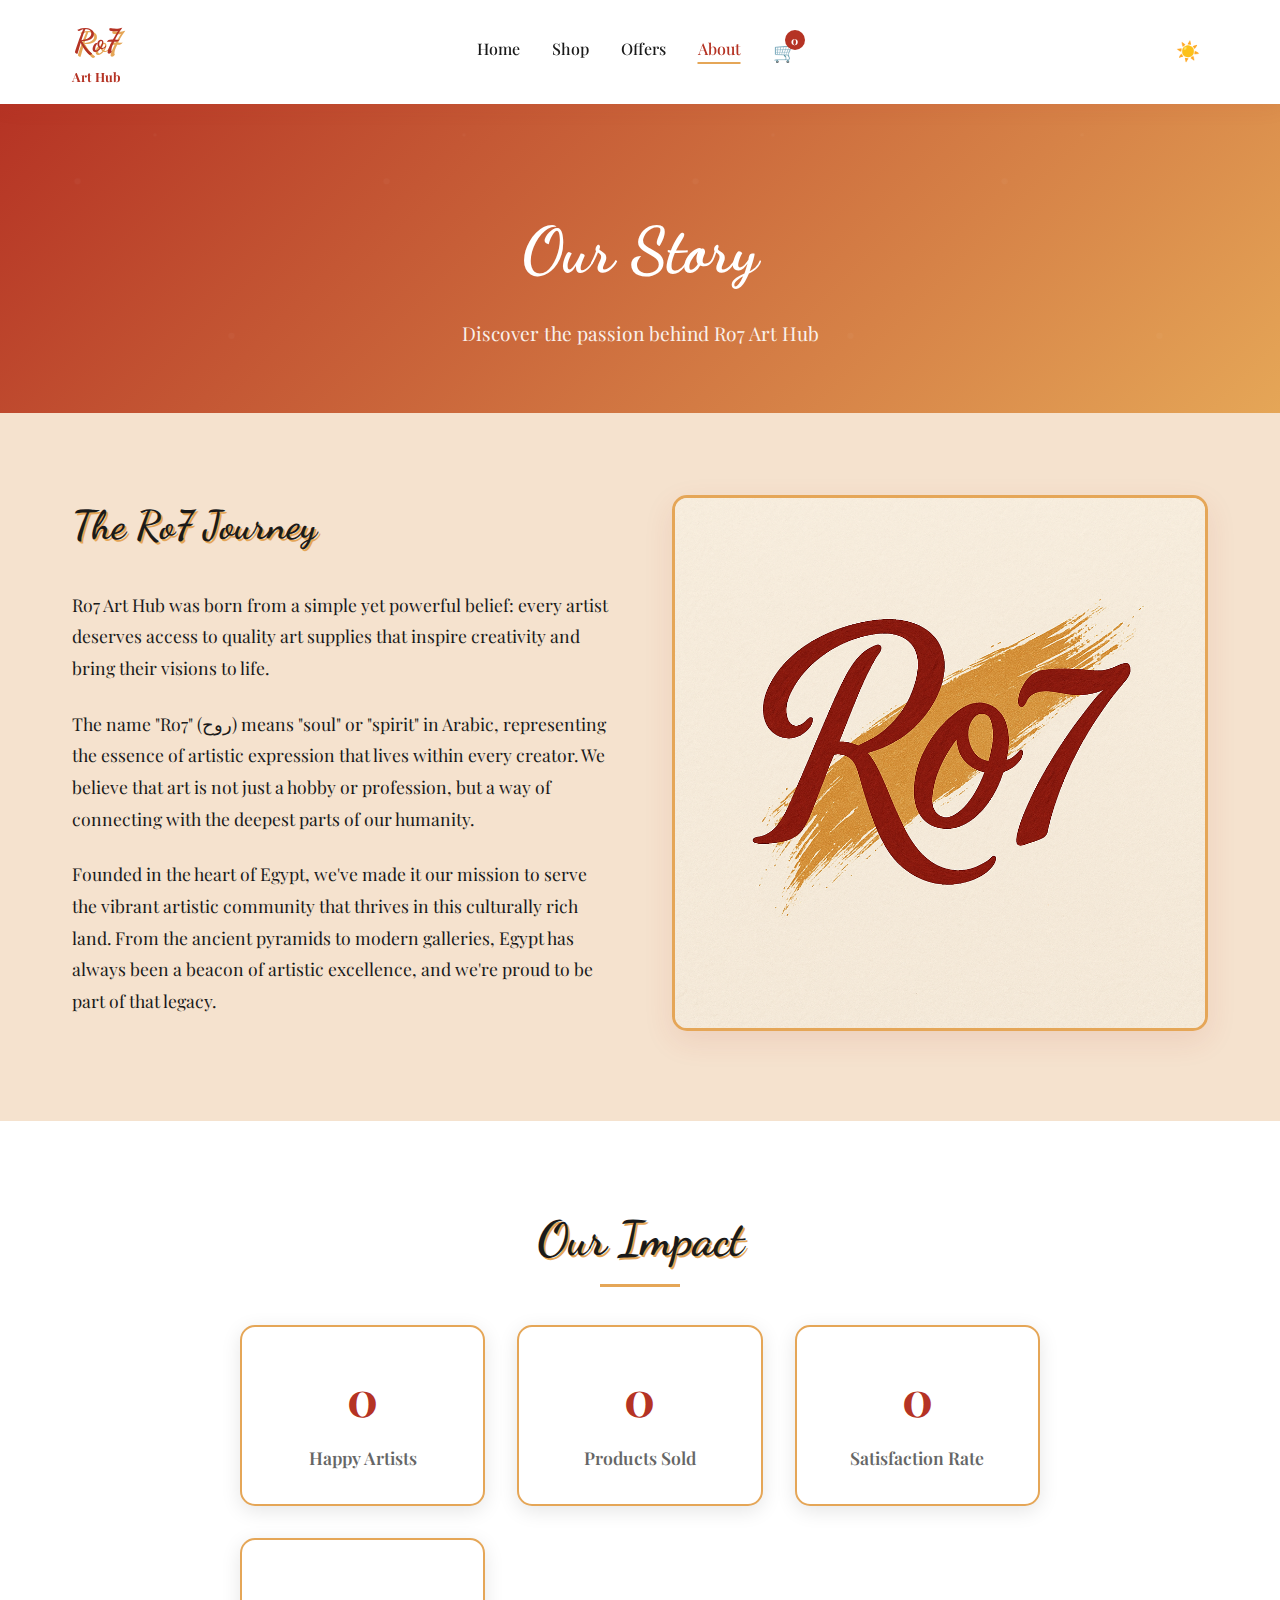
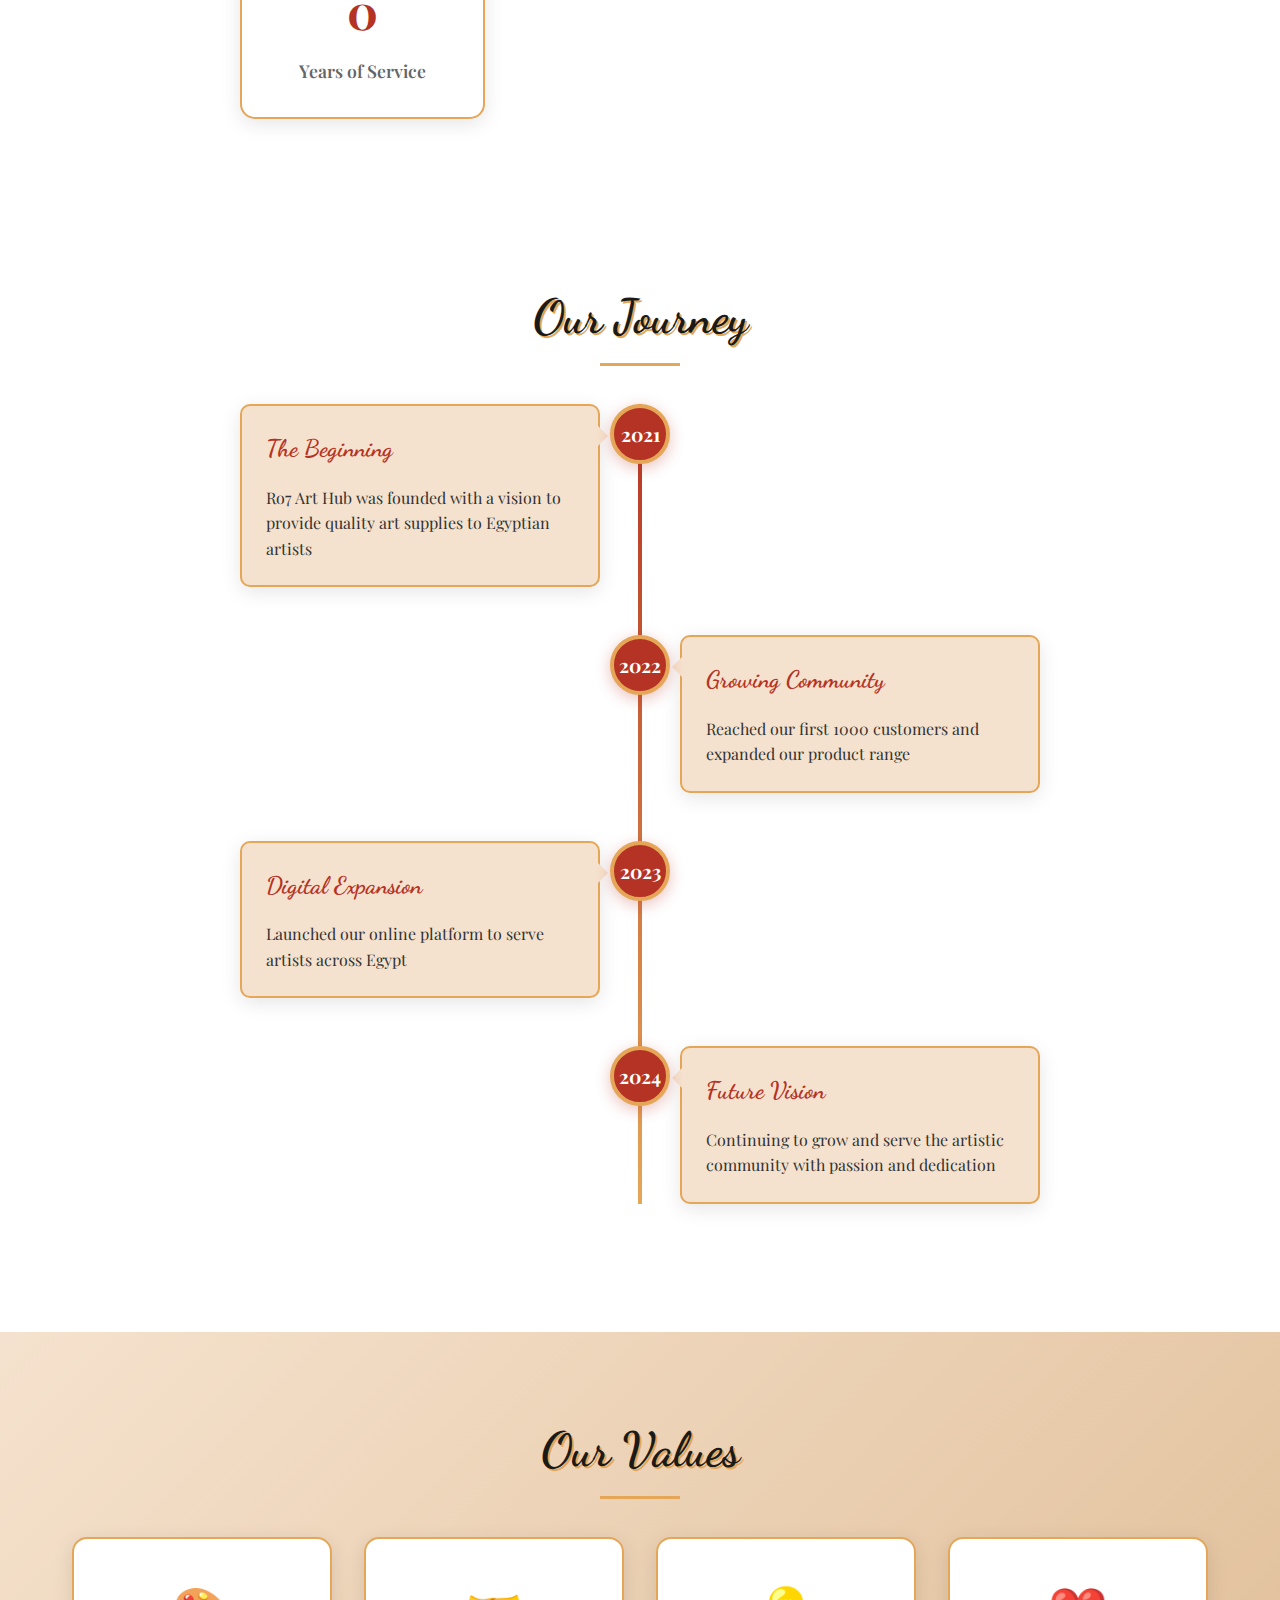
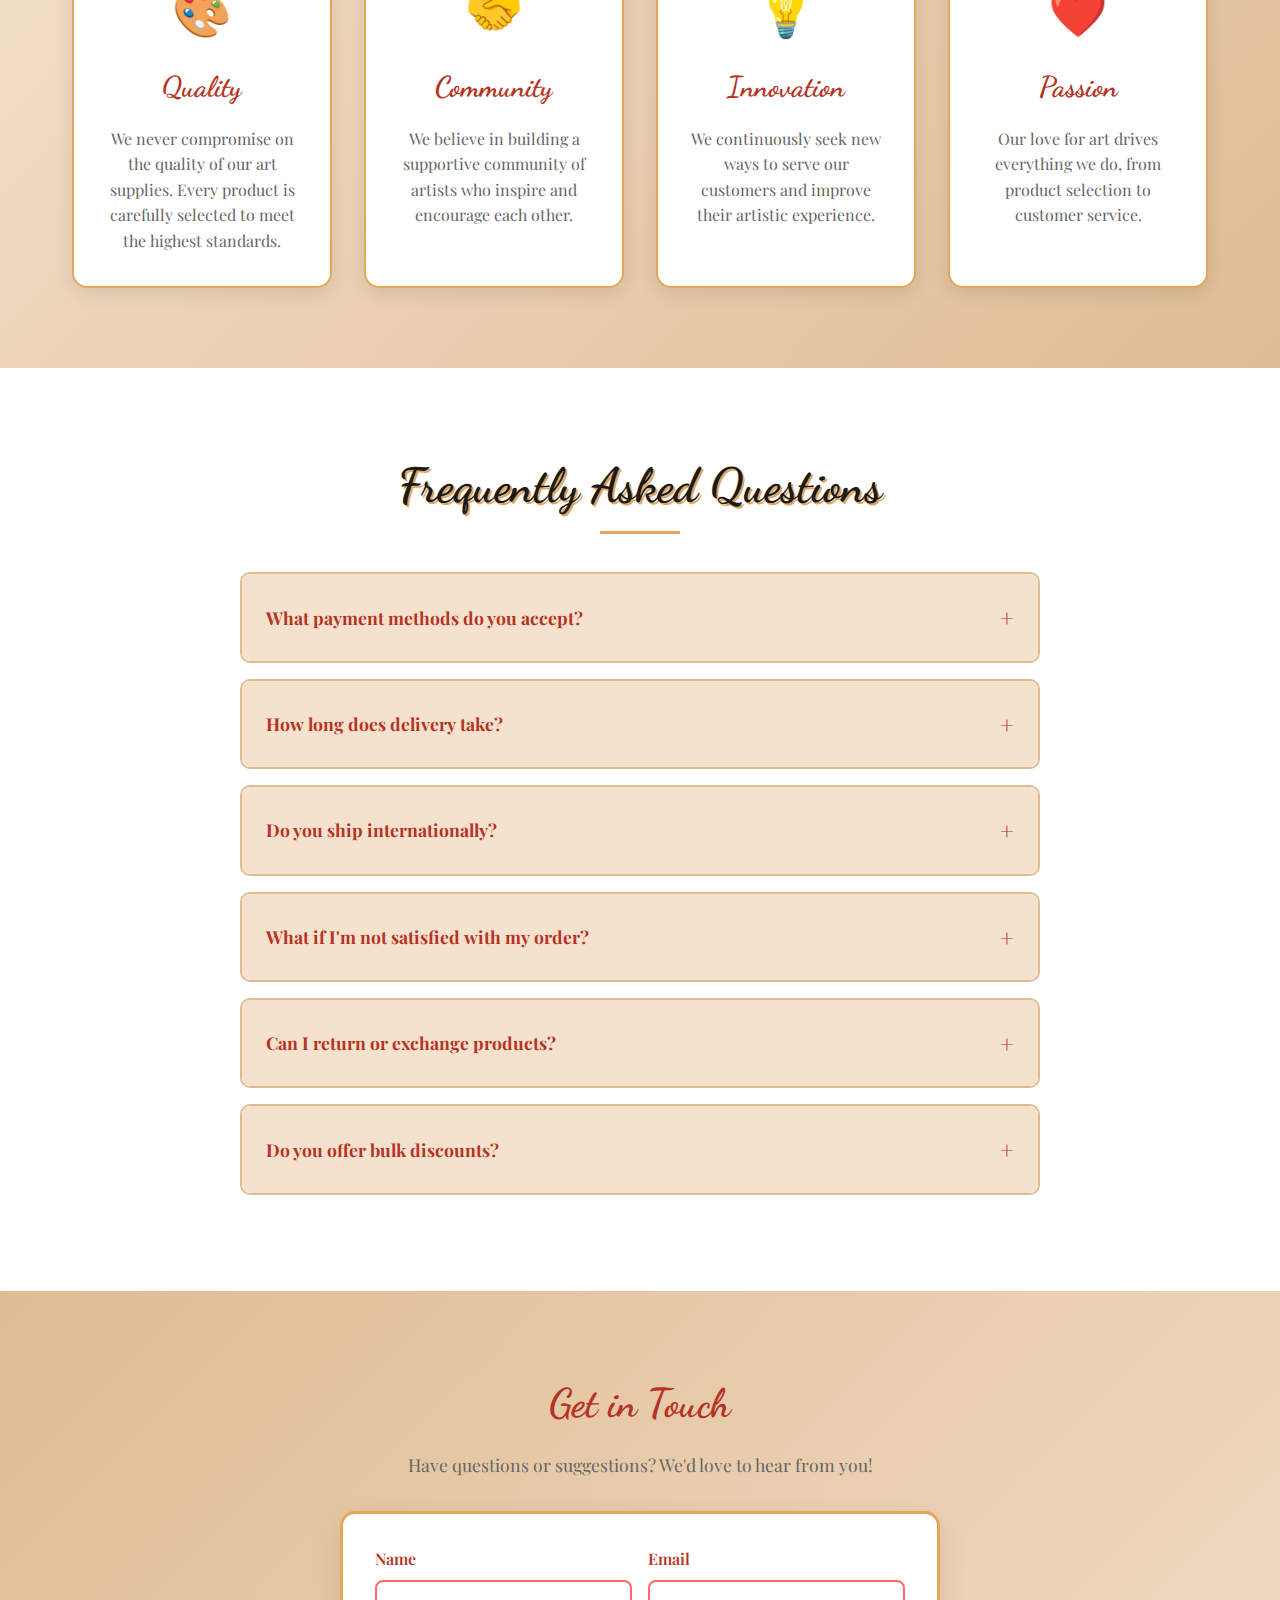
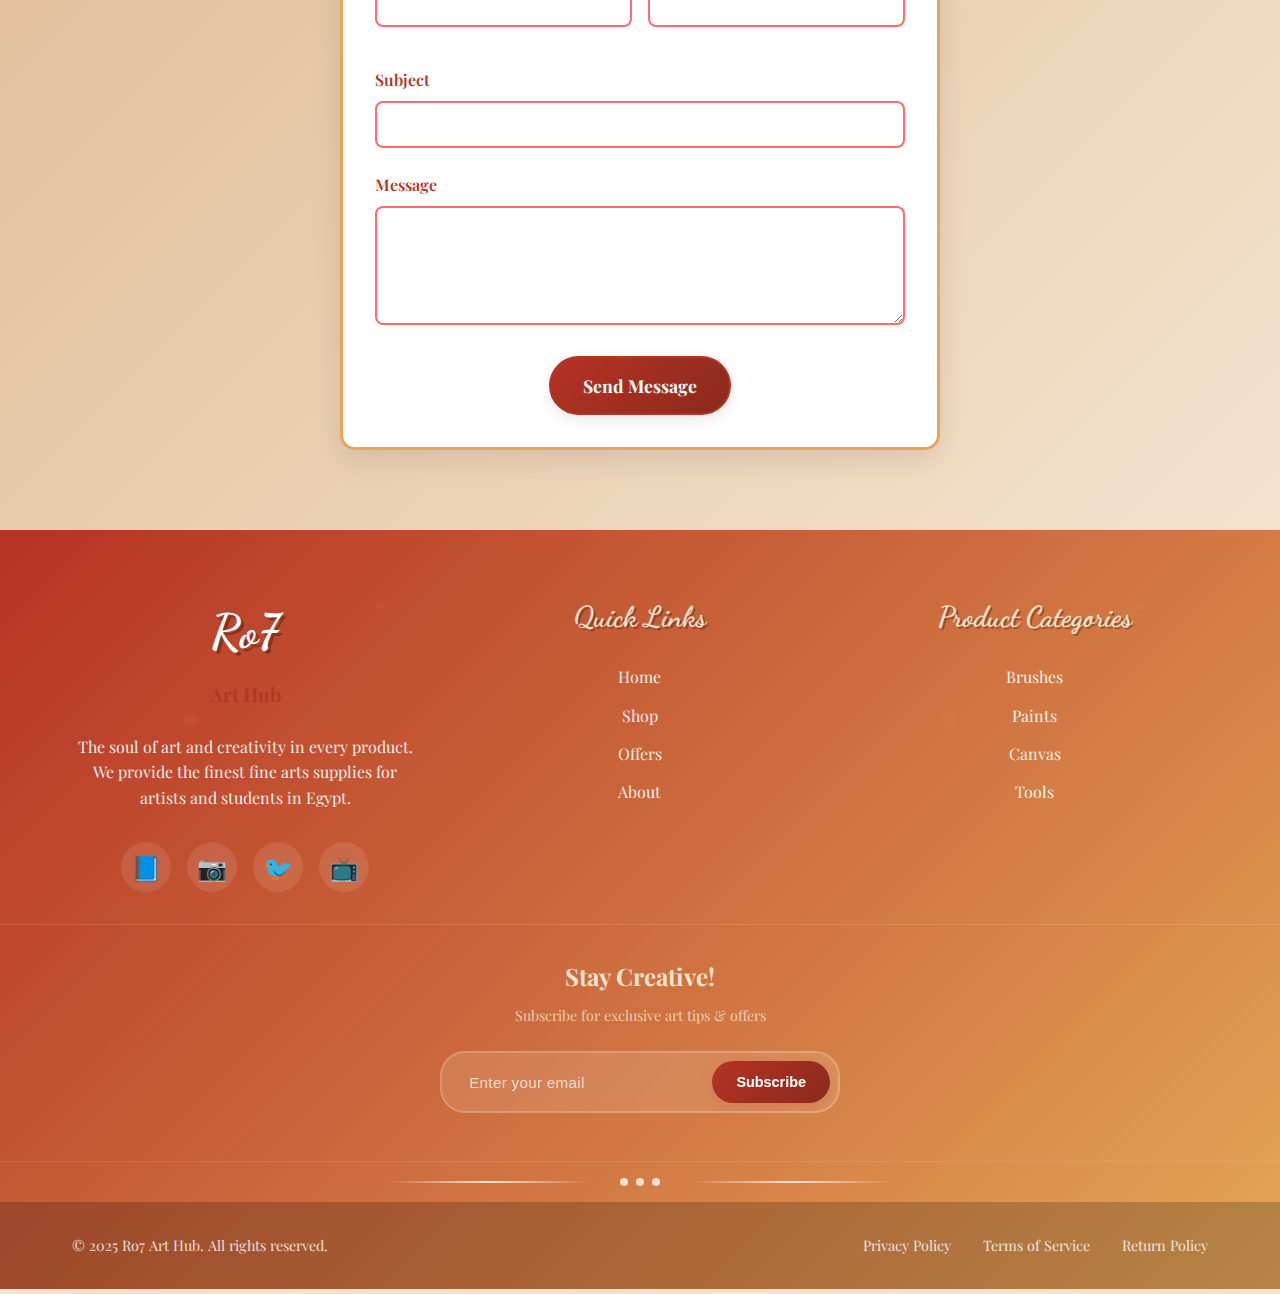
<file: about.html>
<!DOCTYPE html>
<html lang="en">
<head>
    <meta charset="UTF-8">
    <meta name="viewport" content="width=device-width, initial-scale=1.0">
    <title>About - Ro7 Art Hub</title>
    <link rel="preconnect" href="https://fonts.googleapis.com">
    <link rel="preconnect" href="https://fonts.gstatic.com" crossorigin>
    <link href="https://fonts.googleapis.com/css2?family=Playfair+Display:wght@400;700;900&family=Dancing+Script:wght@400;700&display=swap" rel="stylesheet">
    <link rel="stylesheet" href="css/styles.css">
    <link rel="stylesheet" href="css/about-styles.css">
    <link rel="stylesheet" href="css/footer-styles.css">
</head>
<body>
    <!-- Navigation -->
    <nav class="navbar">
        <div class="nav-container">
            <div class="logo">
                <div class="logo-text">Ro7</div>
                <span class="logo-subtitle">Art Hub</span>
            </div>
            <ul class="nav-menu">
                <li><a href="index.html" class="nav-link">Home</a></li>
                <li><a href="shop.html" class="nav-link">Shop</a></li>
                <li><a href="offers.html" class="nav-link">Offers</a></li>
                <li><a href="about.html" class="nav-link active">About</a></li>
                <li><a href="cart.html" class="nav-link cart-icon">
                    <span class="cart-count">0</span>
                    🛒
                </a></li>
            </ul>
            <button class="theme-toggle" id="theme-toggle" data-theme="light">
                <span class="icon sun-icon">☀️</span>
                <span class="icon moon-icon">🌙</span>
            </button>
            <div class="hamburger">
                <span></span>
                <span></span>
                <span></span>
            </div>
        </div>
    </nav>

    <!-- About Header -->
    <section class="about-header">
        <div class="container">
            <h1 class="about-title">Our Story</h1>
            <p class="about-subtitle">Discover the passion behind Ro7 Art Hub</p>
        </div>
    </section>

    <!-- Story Section -->
    <section class="story-section">
        <div class="container">
            <div class="story-content">
                <div class="story-text">
                    <h2>The Ro7 Journey</h2>
                    <p>Ro7 Art Hub was born from a simple yet powerful belief: every artist deserves access to quality art supplies that inspire creativity and bring their visions to life.</p>
                    <p>The name "Ro7" (روح) means "soul" or "spirit" in Arabic, representing the essence of artistic expression that lives within every creator. We believe that art is not just a hobby or profession, but a way of connecting with the deepest parts of our humanity.</p>
                    <p>Founded in the heart of Egypt, we've made it our mission to serve the vibrant artistic community that thrives in this culturally rich land. From the ancient pyramids to modern galleries, Egypt has always been a beacon of artistic excellence, and we're proud to be part of that legacy.</p>
                </div>
                <div class="story-image">
                    <img src="assets/temp/ro7_story.png" alt="Ro7 Art Hub Story">
                </div>
            </div>
        </div>
    </section>

    <!-- Stats Section -->
    <section class="stats-section">
        <div class="container">
            <h2 class="section-title">Our Impact</h2>
            <div class="stats-grid">
                <div class="stat-item">
                    <div class="stat-number" data-target="5000">0</div>
                    <div class="stat-label">Happy Artists</div>
                </div>
                <div class="stat-item">
                    <div class="stat-number" data-target="15000">0</div>
                    <div class="stat-label">Products Sold</div>
                </div>
                <div class="stat-item">
                    <div class="stat-number" data-target="98">0</div>
                    <div class="stat-label">Satisfaction Rate</div>
                </div>
                <div class="stat-item">
                    <div class="stat-number" data-target="3">0</div>
                    <div class="stat-label">Years of Service</div>
                </div>
            </div>
        </div>
    </section>

    <!-- Timeline Section -->
    <section class="timeline-section">
        <div class="container">
            <h2 class="section-title">Our Journey</h2>
            <div class="timeline">
                <div class="timeline-item">
                    <div class="timeline-marker">2021</div>
                    <div class="timeline-content">
                        <h3>The Beginning</h3>
                        <p>Ro7 Art Hub was founded with a vision to provide quality art supplies to Egyptian artists</p>
                    </div>
                </div>
                <div class="timeline-item">
                    <div class="timeline-marker">2022</div>
                    <div class="timeline-content">
                        <h3>Growing Community</h3>
                        <p>Reached our first 1000 customers and expanded our product range</p>
                    </div>
                </div>
                <div class="timeline-item">
                    <div class="timeline-marker">2023</div>
                    <div class="timeline-content">
                        <h3>Digital Expansion</h3>
                        <p>Launched our online platform to serve artists across Egypt</p>
                    </div>
                </div>
                <div class="timeline-item">
                    <div class="timeline-marker">2024</div>
                    <div class="timeline-content">
                        <h3>Future Vision</h3>
                        <p>Continuing to grow and serve the artistic community with passion and dedication</p>
                    </div>
                </div>
            </div>
        </div>
    </section>

    <!-- Values Section -->
    <section class="values-section">
        <div class="container">
            <h2 class="section-title">Our Values</h2>
            <div class="values-grid">
                <div class="value-item">
                    <div class="value-icon">🎨</div>
                    <h3>Quality</h3>
                    <p>We never compromise on the quality of our art supplies. Every product is carefully selected to meet the highest standards.</p>
                </div>
                <div class="value-item">
                    <div class="value-icon">🤝</div>
                    <h3>Community</h3>
                    <p>We believe in building a supportive community of artists who inspire and encourage each other.</p>
                </div>
                <div class="value-item">
                    <div class="value-icon">💡</div>
                    <h3>Innovation</h3>
                    <p>We continuously seek new ways to serve our customers and improve their artistic experience.</p>
                </div>
                <div class="value-item">
                    <div class="value-icon">❤️</div>
                    <h3>Passion</h3>
                    <p>Our love for art drives everything we do, from product selection to customer service.</p>
                </div>
            </div>
        </div>
    </section>

    <!-- FAQ Section -->
    <section class="faq-section">
        <div class="container">
            <h2 class="section-title">Frequently Asked Questions</h2>
            <div class="faq-container">
                <div class="faq-item">
                    <div class="faq-question">
                        <h3>What payment methods do you accept?</h3>
                        <span class="faq-toggle">+</span>
                    </div>
                    <div class="faq-answer">
                        <p>We accept Cash on Delivery (COD), bank transfers, and mobile wallet payments. All payments are processed securely to ensure your safety.</p>
                    </div>
                </div>
                
                <div class="faq-item">
                    <div class="faq-question">
                        <h3>How long does delivery take?</h3>
                        <span class="faq-toggle">+</span>
                    </div>
                    <div class="faq-answer">
                        <p>Delivery typically takes 2-5 business days within Egypt, depending on your location. We offer express delivery options for urgent orders.</p>
                    </div>
                </div>
                
                <div class="faq-item">
                    <div class="faq-question">
                        <h3>Do you ship internationally?</h3>
                        <span class="faq-toggle">+</span>
                    </div>
                    <div class="faq-answer">
                        <p>Currently, we focus on serving customers within Egypt. However, we're working on expanding our international shipping capabilities.</p>
                    </div>
                </div>
                
                <div class="faq-item">
                    <div class="faq-question">
                        <h3>What if I'm not satisfied with my order?</h3>
                        <span class="faq-toggle">+</span>
                    </div>
                    <div class="faq-answer">
                        <p>We offer a 100% satisfaction guarantee. If you're not happy with your purchase, contact us within 7 days for a full refund or replacement.</p>
                    </div>
                </div>
                
                <div class="faq-item">
                    <div class="faq-question">
                        <h3>Can I return or exchange products?</h3>
                        <span class="faq-toggle">+</span>
                    </div>
                    <div class="faq-answer">
                        <p>Yes, you can return or exchange products within 14 days of purchase, provided they are in their original condition and packaging.</p>
                    </div>
                </div>
                
                <div class="faq-item">
                    <div class="faq-question">
                        <h3>Do you offer bulk discounts?</h3>
                        <span class="faq-toggle">+</span>
                    </div>
                    <div class="faq-answer">
                        <p>Yes! We offer special discounts for bulk orders, art schools, and institutions. Contact us for custom pricing and arrangements.</p>
                    </div>
                </div>
            </div>
        </div>
    </section>

    <!-- Contact Form Section -->
    <section class="contact-form-section">
        <div class="container">
            <div class="contact-content">
                <h2>Get in Touch</h2>
                <p>Have questions or suggestions? We'd love to hear from you!</p>
                <form class="contact-form" action="https://formspree.io/f/xkgvngjq" method="POST">
                    <div class="form-row">
                        <div class="form-group">
                            <label for="contact-name">Name</label>
                            <input type="text" id="contact-name" name="name" required>
                        </div>
                        <div class="form-group">
                            <label for="contact-email">Email</label>
                            <input type="email" id="contact-email" name="email" required>
                        </div>
                    </div>
                    <div class="form-group">
                        <label for="contact-subject">Subject</label>
                        <input type="text" id="contact-subject" name="subject" required>
                    </div>
                    <div class="form-group">
                        <label for="contact-message">Message</label>
                        <textarea id="contact-message" name="message" rows="5" required></textarea>
                    </div>
                    <button type="submit" class="btn btn-primary">Send Message</button>
                </form>
            </div>
        </div>
    </section>

    <script src="js/cart-common.js"></script>
    <script src="js/products-loader.js"></script>
    <script src="js/script.js"></script>
    <script src="js/about-script.js"></script>
    
<!-- Footer Section -->
<footer class="footer">
    <div class="footer-top">
        <div class="container">
            <div class="footer-content">
                <div class="footer-section">
                    <div class="footer-logo">
                        <div class="logo-text">Ro7</div>
                        <span class="logo-subtitle">Art Hub</span>
                    </div>
                    <p class="footer-description">
                        The soul of art and creativity in every product. We provide the finest fine arts supplies for artists and students in Egypt.
                    </p>
                    <div class="social-links">
                        <a href="#" class="social-link">📘</a>
                        <a href="#" class="social-link">📷</a>
                        <a href="#" class="social-link">🐦</a>
                        <a href="#" class="social-link">📺</a>
                    </div>
                </div>
                
                <div class="footer-section">
                    <h3 class="footer-title">Quick Links</h3>
                    <ul class="footer-links">
                        <li><a href="index.html">Home</a></li>
                        <li><a href="shop.html">Shop</a></li>
                        <li><a href="offers.html">Offers</a></li>
                        <li><a href="about.html">About</a></li>
                    </ul>
                </div>
                
                <div class="footer-section">
                    <h3 class="footer-title">Product Categories</h3>
                    <ul class="footer-links">
                        <li><a href="shop.html?category=brushes">Brushes</a></li>
                        <li><a href="shop.html?category=paints">Paints</a></li>
                        <li><a href="shop.html?category=canvas">Canvas</a></li>
                        <li><a href="shop.html?category=tools">Tools</a></li>
                    </ul>
                </div>
                
            </div>
        </div>
    </div>
    
    <!-- Newsletter Section - Centered -->
    <div class="footer-newsletter-center">
        <div class="container">
            <div class="newsletter-center-content">
                <h3 class="newsletter-center-title">Stay Creative!</h3>
                <p class="newsletter-center-description">Subscribe for exclusive art tips & offers</p>
                <form class="newsletter-center-form" id="footer-newsletter-form">
                    <div class="newsletter-center-input-group">
                        <input type="email" name="email" placeholder="Enter your email" required>
                        <button type="submit" class="newsletter-center-submit-btn">
                            <span class="btn-text">Subscribe</span>
                        </button>
                    </div>
                </form>
                <div class="newsletter-message" id="newsletter-message"></div>
            </div>
        </div>
    </div>
    
    <!-- Artistic Elements -->
            </div>
        </div>
    </div>
        
    <!-- Artistic Elements -->
    <div class="footer-artistic">
        <div class="artistic-line"></div>
        <div class="artistic-dots">
            <span></span>
            <span></span>
            <span></span>
        </div>
        <div class="artistic-line"></div>
    </div>

    <div class="footer-bottom">
        <div class="container">
            <div class="footer-bottom-content">
                <div class="copyright">
                    <p>&copy; 2025 Ro7 Art Hub. All rights reserved.</p>
                </div>
                <div class="footer-bottom-links">
                    <a href="#">Privacy Policy</a>
                    <a href="#">Terms of Service</a>
                    <a href="#">Return Policy</a>
                </div>
            </div>
        </div>
    </div>

</footer>
</body>
</html>
</file>
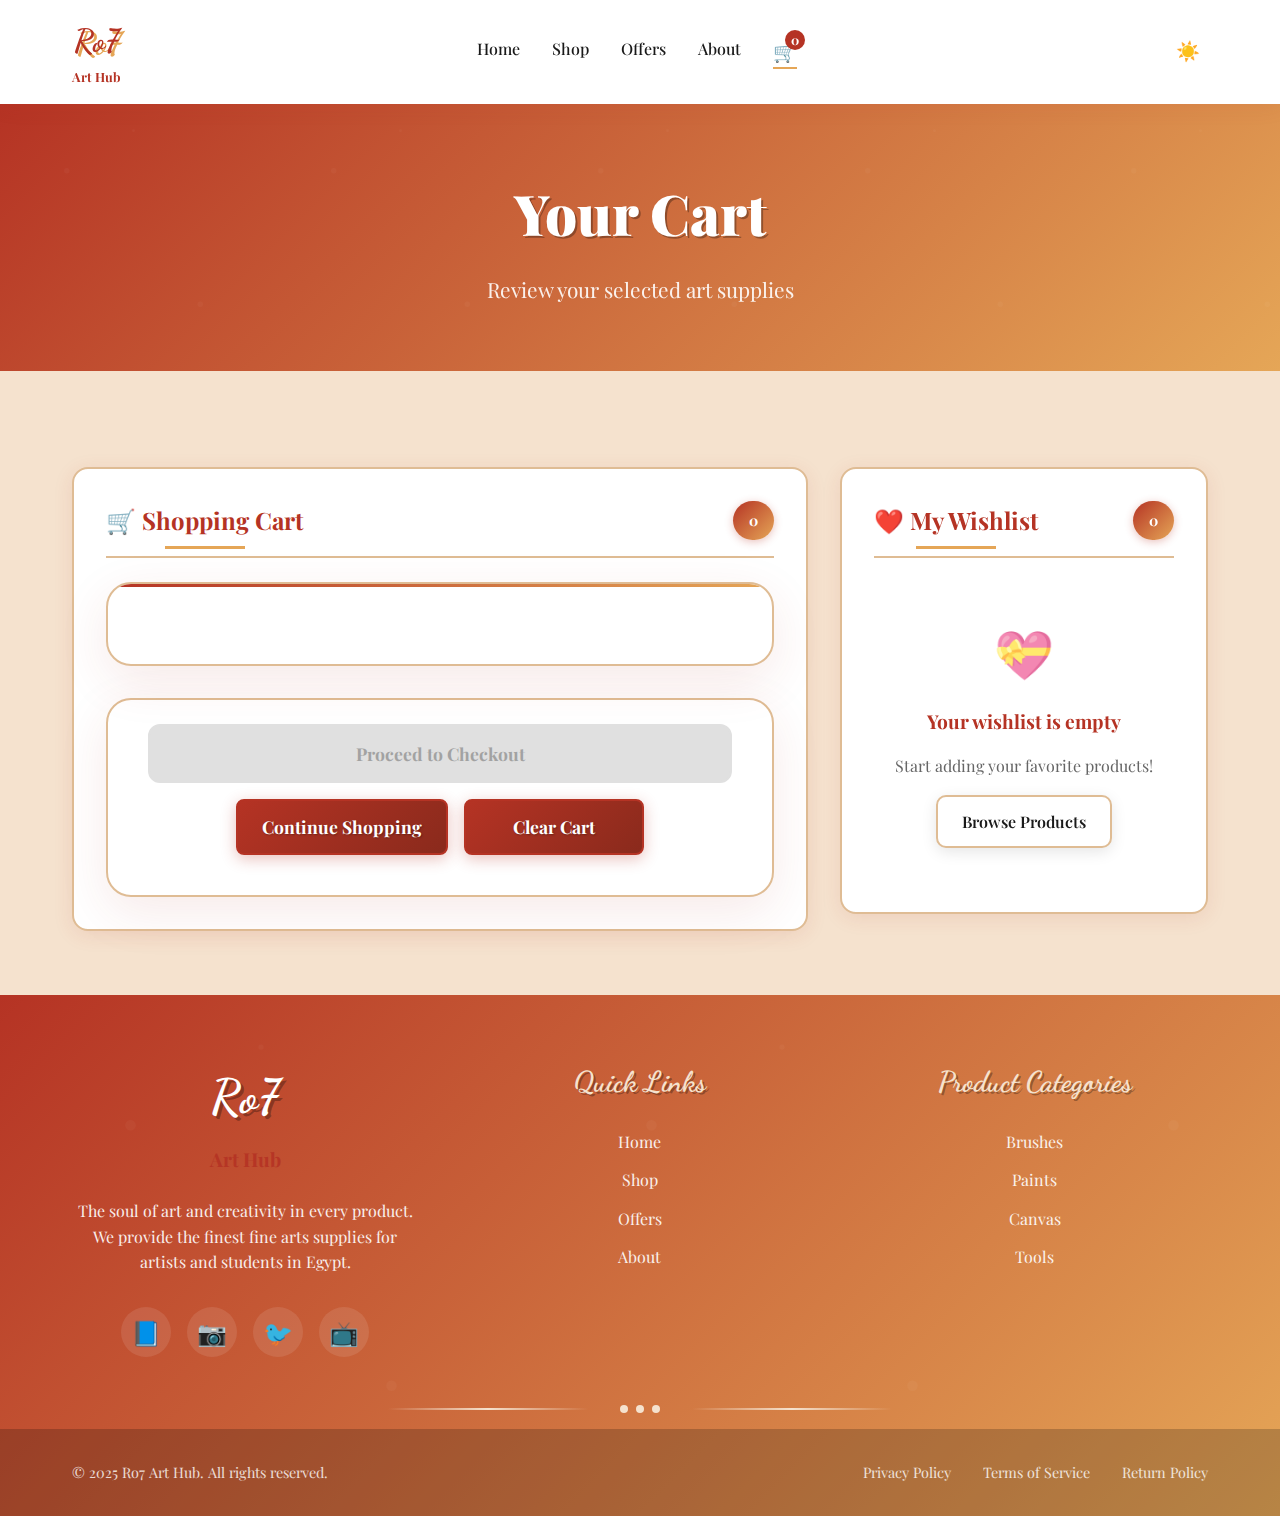
<file: cart.html>
<!DOCTYPE html>
<html lang="en">
<head>
    <meta charset="UTF-8">
    <meta name="viewport" content="width=device-width, initial-scale=1.0">
    <title>Cart - Ro7 Art Hub</title>
    <link rel="preconnect" href="https://fonts.googleapis.com">
    <link rel="preconnect" href="https://fonts.gstatic.com" crossorigin>
    <link href="https://fonts.googleapis.com/css2?family=Playfair+Display:wght@400;700;900&family=Dancing+Script:wght@400;700&display=swap" rel="stylesheet">
    <link rel="stylesheet" href="css/styles.css">
    <link rel="stylesheet" href="css/cart-styles.css">
    <link rel="stylesheet" href="css/footer-styles.css">
</head>
<body>
    <!-- Navigation -->
    <nav class="navbar">
        <div class="nav-container">
            <div class="logo">
                <div class="logo-text">Ro7</div>
                <span class="logo-subtitle">Art Hub</span>
            </div>
            <ul class="nav-menu">
                <li><a href="index.html" class="nav-link">Home</a></li>
                <li><a href="shop.html" class="nav-link">Shop</a></li>
                <li><a href="offers.html" class="nav-link">Offers</a></li>
                <li><a href="about.html" class="nav-link">About</a></li>
                <li><a href="cart.html" class="nav-link cart-icon active">
                    <span class="cart-count">0</span>
                    🛒
                </a></li>
            </ul>
            <button class="theme-toggle" id="theme-toggle" data-theme="light">
                <span class="icon sun-icon">☀️</span>
                <span class="icon moon-icon">🌙</span>
            </button>
            <div class="hamburger">
                <span></span>
                <span></span>
                <span></span>
            </div>
        </div>
    </nav>

    <!-- Cart Header -->
    <section class="cart-header">
        <div class="container">
            <h1 class="cart-title">Your Cart</h1>
            <p class="cart-subtitle">Review your selected art supplies</p>
        </div>
    </section>

    <!-- Cart Content -->
    <section class="cart-content">
        <div class="container">
            <div class="cart-wishlist-layout">
                <!-- Cart Items Section -->
                <div class="cart-section">
                    <div class="section-header">
                        <h2 class="section-title">🛒 Shopping Cart</h2>
                        <span class="cart-count-badge" id="cart-count">0</span>
                    </div>
                    
                    <div class="cart-items" id="cart-items">
                        <!-- Cart items will be dynamically populated -->
                        
                        <!-- Empty Cart Message -->
                        <div id="empty-cart" class="empty-cart">
                            <div class="empty-cart-content">
                                <div class="empty-cart-icon">🛒</div>
                                <h2>Your cart is empty</h2>
                                <p>Start shopping to add products to your cart!</p>
                                <a href="shop.html" class="btn btn-primary">Browse Products</a>
                            </div>
                        </div>
                    </div>
                    
                    <!-- Cart Actions -->
                    <div class="cart-actions-container">
                        <button id="checkout-btn" class="btn btn-primary checkout-btn" disabled>
                            Proceed to Checkout
                        </button>
                        
                        <div class="cart-actions">
                            <a href="shop.html" class="btn btn-secondary">Continue Shopping</a>
                            <button id="clear-cart" class="btn btn-secondary">Clear Cart</button>
                        </div>
                    </div>
                </div>
                
                <!-- Wishlist Section -->
                <div class="wishlist-section">
                    <div class="section-header">
                        <h2 class="section-title">❤️ My Wishlist</h2>
                        <span class="wishlist-count-badge" id="wishlist-count">0</span>
                    </div>
                    
                    <div class="wishlist-items" id="wishlist-items">
                        <!-- Wishlist items will be dynamically populated -->
                    </div>
                    
                    <!-- Empty Wishlist Message -->
                    <div id="empty-wishlist" class="empty-wishlist">
                        <div class="empty-wishlist-content">
                            <div class="empty-wishlist-icon">💝</div>
                            <h3>Your wishlist is empty</h3>
                            <p>Start adding your favorite products!</p>
                            <a href="shop.html" class="btn btn-secondary">Browse Products</a>
                        </div>
                    </div>
                </div>
            </div>
        </div>
    </section>

    <script src="js/script.js"></script>
    <script src="js/cart-common.js"></script>
    <script src="js/cart-script.js"></script>
    
    <!-- Footer Section -->
    <footer class="footer">
        <div class="footer-top">
            <div class="container">
                <div class="footer-content">
                    <div class="footer-section">
                        <div class="footer-logo">
                            <div class="logo-text">Ro7</div>
                            <span class="logo-subtitle">Art Hub</span>
                        </div>
                        <p class="footer-description">
                            The soul of art and creativity in every product. We provide the finest fine arts supplies for artists and students in Egypt.
                        </p>
                        <div class="social-links">
                            <a href="#" class="social-link">📘</a>
                            <a href="#" class="social-link">📷</a>
                            <a href="#" class="social-link">🐦</a>
                            <a href="#" class="social-link">📺</a>
                        </div>
                    </div>
                    
                    <div class="footer-section">
                        <h3 class="footer-title">Quick Links</h3>
                        <ul class="footer-links">
                            <li><a href="index.html">Home</a></li>
                            <li><a href="shop.html">Shop</a></li>
                            <li><a href="offers.html">Offers</a></li>
                            <li><a href="about.html">About</a></li>
                        </ul>
                    </div>
                    
                    <div class="footer-section">
                        <h3 class="footer-title">Product Categories</h3>
                        <ul class="footer-links">
                            <li><a href="shop.html?category=brushes">Brushes</a></li>
                            <li><a href="shop.html?category=paints">Paints</a></li>
                            <li><a href="shop.html?category=canvas">Canvas</a></li>
                            <li><a href="shop.html?category=tools">Tools</a></li>
                        </ul>
                    </div>
                </div>
            </div>
        </div>
            
        <!-- Artistic Elements -->
        <div class="footer-artistic">
            <div class="artistic-line"></div>
            <div class="artistic-dots">
                <span></span>
                <span></span>
                <span></span>
            </div>
            <div class="artistic-line"></div>
        </div>
        
        <div class="footer-bottom">
            <div class="container">
                <div class="footer-bottom-content">
                    <div class="copyright">
                        <p>&copy; 2025 Ro7 Art Hub. All rights reserved.</p>
                    </div>
                    <div class="footer-bottom-links">
                        <a href="#">Privacy Policy</a>
                        <a href="#">Terms of Service</a>
                        <a href="#">Return Policy</a>
                    </div>
                </div>
            </div>
        </div>
    </footer>
</body>
</html>
</file>
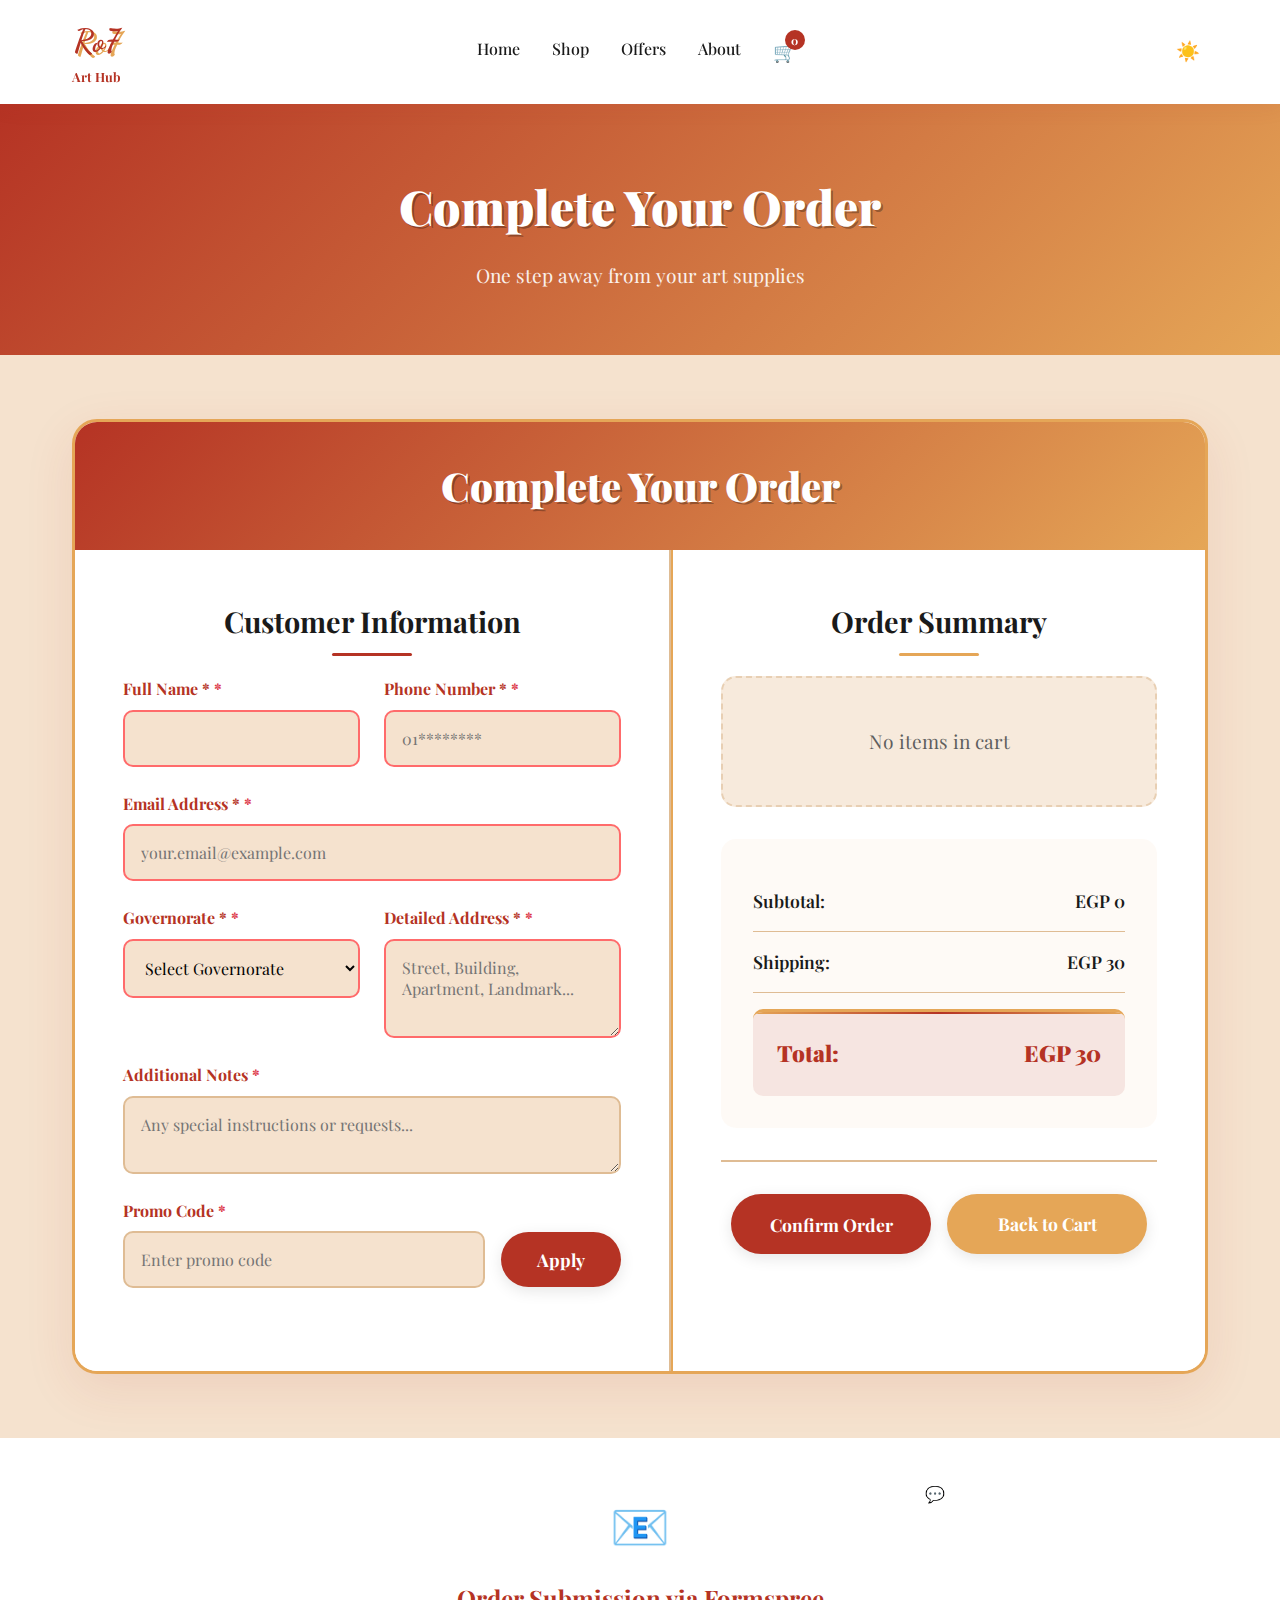
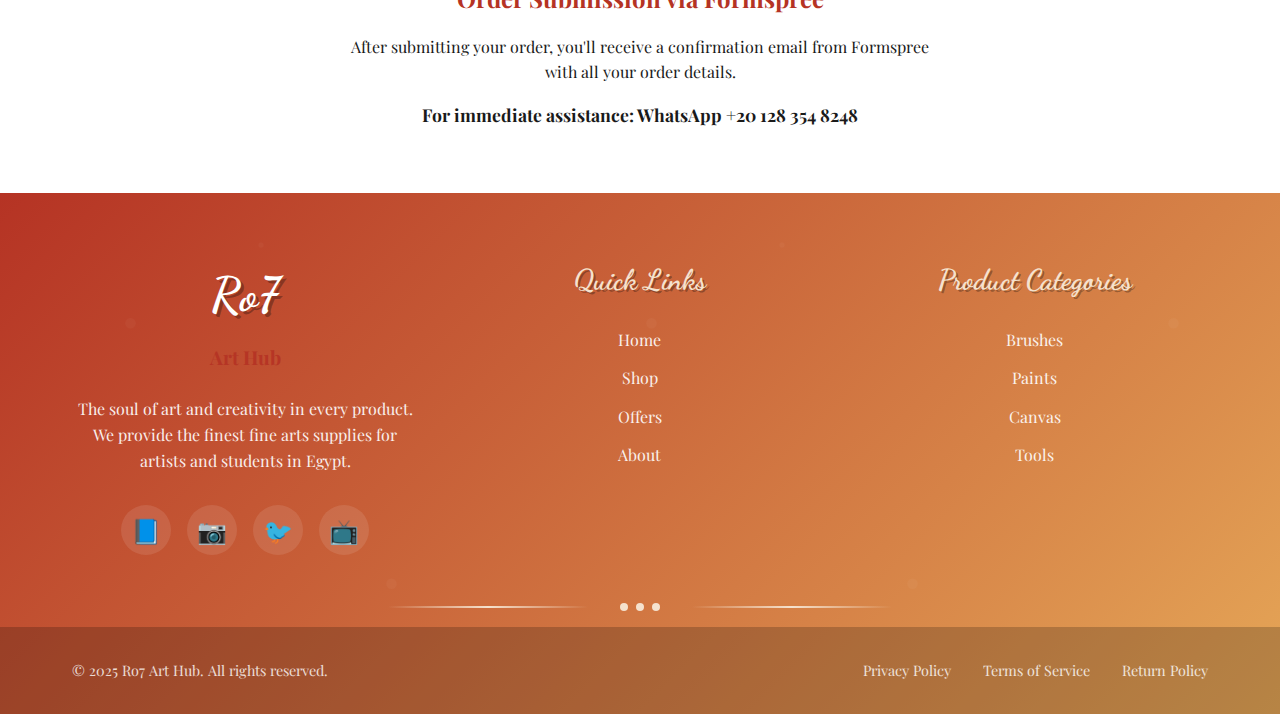
<file: checkout.html>
<!DOCTYPE html>
<html lang="en">
<head>
    <meta charset="UTF-8">
    <meta name="viewport" content="width=device-width, initial-scale=1.0">
    <title>Checkout - Ro7 Art Hub</title>
    <link rel="preconnect" href="https://fonts.googleapis.com">
    <link rel="preconnect" href="https://fonts.gstatic.com" crossorigin>
    <link href="https://fonts.googleapis.com/css2?family=Playfair+Display:wght@400;700;900&family=Dancing+Script:wght@400;700&display=swap" rel="stylesheet">
    <link rel="stylesheet" href="css/styles.css">
    <link rel="stylesheet" href="css/checkout-styles.css">
    <link rel="stylesheet" href="css/footer-styles.css">
</head>
<body>
    <!-- Navigation -->
    <nav class="navbar">
        <div class="nav-container">
            <div class="logo">
                <div class="logo-text">Ro7</div>
                <span class="logo-subtitle">Art Hub</span>
            </div>
            <ul class="nav-menu">
                <li><a href="index.html" class="nav-link">Home</a></li>
                <li><a href="shop.html" class="nav-link">Shop</a></li>
                <li><a href="offers.html" class="nav-link">Offers</a></li>
                <li><a href="about.html" class="nav-link">About</a></li>
                <li><a href="cart.html" class="nav-link cart-icon">
                    <span class="cart-count">0</span>
                    🛒
                </a></li>
            </ul>
            <button class="theme-toggle" id="theme-toggle" data-theme="light">
                <span class="icon sun-icon">☀️</span>
                <span class="icon moon-icon">🌙</span>
            </button>
            <div class="hamburger">
                <span></span>
                <span></span>
                <span></span>
            </div>
        </div>
    </nav>

    <!-- Checkout Header -->
    <section class="checkout-header">
        <div class="container">
            <h1 class="checkout-title">Complete Your Order</h1>
            <p class="checkout-subtitle">One step away from your art supplies</p>
        </div>
    </section>

    <!-- Checkout Content -->
    <section class="checkout-content">
        <div class="container">
            <!-- Integrated Checkout Form -->
            <div class="checkout-container">
                <h2 class="checkout-main-title">Complete Your Order</h2>
                
                <div class="checkout-layout">
                    <!-- Left Column - Customer Information -->
                    <div class="customer-info-column">
                        <h3>Customer Information</h3>
                        <form id="checkout-form" class="checkout-form" action="https://formspree.io/f/movnqlbn" method="POST">
                            <div class="form-row">
                                <div class="form-group">
                                    <label for="customer-name">Full Name *</label>
                                    <input type="text" id="customer-name" name="name" required>
                                </div>
                                
                                <div class="form-group">
                                    <label for="customer-phone">Phone Number *</label>
                                    <input type="tel" id="customer-phone" name="phone" required placeholder="01********">
                                </div>
                            </div>
                            
                            <div class="form-group">
                                <label for="customer-email">Email Address *</label>
                                <input type="email" id="customer-email" name="email" required placeholder="your.email@example.com">
                            </div>
                            
                            <div class="form-row">
                                <div class="form-group">
                                    <label for="customer-governorate">Governorate *</label>
                                    <select id="customer-governorate" name="governorate" required>
                                        <option value="">Select Governorate</option>
                                        <option value="Cairo">Cairo</option>
                                        <option value="Giza">Giza</option>
                                        <option value="Alexandria">Alexandria</option>
                                        <option value="Dakahlia">Dakahlia</option>
                                        <option value="Red Sea">Red Sea</option>
                                        <option value="Beheira">Beheira</option>
                                        <option value="Fayoum">Fayoum</option>
                                        <option value="Gharbiya">Gharbiya</option>
                                        <option value="Ismailia">Ismailia</option>
                                        <option value="Menoufia">Menoufia</option>
                                        <option value="Minya">Minya</option>
                                        <option value="Qaliubiya">Qaliubiya</option>
                                        <option value="New Valley">New Valley</option>
                                        <option value="Suez">Suez</option>
                                        <option value="Aswan">Aswan</option>
                                        <option value="Assiut">Assiut</option>
                                        <option value="Beni Suef">Beni Suef</option>
                                        <option value="Port Said">Port Said</option>
                                        <option value="Damietta">Damietta</option>
                                        <option value="Sharkia">Sharkia</option>
                                        <option value="Sohag">Sohag</option>
                                        <option value="Qena">Qena</option>
                                        <option value="Kafr Al sheikh">Kafr Al sheikh</option>
                                        <option value="Matrouh">Matrouh</option>
                                        <option value="Luxor">Luxor</option>
                                        <option value="North Sinai">North Sinai</option>
                                        <option value="South Sinai">South Sinai</option>
                                    </select>
                                </div>
                                
                                <div class="form-group">
                                    <label for="customer-address">Detailed Address *</label>
                                    <textarea id="customer-address" name="address" rows="3" required placeholder="Street, Building, Apartment, Landmark..."></textarea>
                                </div>
                            </div>
                            
                            <div class="form-group">
                                <label for="customer-notes">Additional Notes</label>
                                <textarea id="customer-notes" name="notes" rows="2" placeholder="Any special instructions or requests..."></textarea>
                            </div>
                            
                            <div class="form-group">
                                <label for="promo-code">Promo Code</label>
                                <div class="promo-code-input">
                                    <input type="text" id="promo-code" name="promo-code" placeholder="Enter promo code">
                                    <button type="button" id="apply-promo" class="btn btn-secondary">Apply</button>
                                </div>
                                <div id="promo-message" class="promo-message"></div>
                            </div>
                            
                            <!-- Hidden fields for order details -->
                            <input type="hidden" id="order-items" name="order-items">
                            <input type="hidden" id="order-subtotal" name="order-subtotal">
                            <input type="hidden" id="order-shipping" name="order-shipping">
                            <input type="hidden" id="order-discount" name="order-discount">
                            <input type="hidden" id="order-total" name="order-total">
                            <input type="hidden" id="order-receipt-number" name="order-receipt-number">
                            
                            <!-- Additional hidden fields for promo code details -->
                            <input type="hidden" id="promo-code-applied" name="promo-code-applied">
                            <input type="hidden" id="promo-discount-percentage" name="promo-discount-percentage">
                            <input type="hidden" id="promo-max-discount" name="promo-max-discount">
                            <input type="hidden" id="promo-description" name="promo-description">
                        </form>
                    </div>
                    
                    <!-- Right Column - Order Summary -->
                    <div class="order-summary-column">
                        <h3>Order Summary</h3>
                        <div id="checkout-items" class="checkout-items">
                            <!-- Items will be populated from cart -->
                        </div>
                        <div class="checkout-totals">
                            <div class="total-item">
                                <span>Subtotal:</span>
                                <span id="checkout-subtotal">EGP 0</span>
                            </div>
                            <div class="total-item">
                                <span>Shipping:</span>
                                <span id="checkout-shipping">EGP 30</span>
                            </div>
                            <div id="checkout-discount-container" class="total-item discount" style="display: none;">
                                <span>Discount:</span>
                                <span id="checkout-discount">-EGP 0</span>
                            </div>
                            <div class="total-item grand-total">
                                <span>Total:</span>
                                <span id="checkout-total">EGP 0</span>
                            </div>
                        </div>
                        
                        <!-- Action Buttons -->
                        <div class="checkout-actions">
                            <button type="submit" form="checkout-form" class="btn btn-primary submit-order-btn">
                                <span class="btn-text">Confirm Order</span>
                                <span class="btn-loading hidden">Processing...</span>
                            </button>
                            <a href="cart.html" class="btn btn-secondary">Back to Cart</a>
                        </div>
                    </div>
                </div>
            </div>
        </div>
    </section>

    <!-- Order Submission Info -->
    <section class="whatsapp-info">
        <div class="container">
            <div class="whatsapp-content">
                <div class="whatsapp-icon">📧</div>
                <h3>Order Submission via Formspree</h3>
                <p>After submitting your order, you'll receive a confirmation email from Formspree with all your order details.</p>
                <p class="whatsapp-number">For immediate assistance: WhatsApp +20 128 354 8248</p>
            </div>
        </div>
    </section>

    <script src="js/cart-common.js"></script>
    <script src="js/products-loader.js"></script>
    <script src="js/script.js"></script>
    <script src="js/checkout-script.js"></script>
    
<!-- Footer Section -->
<footer class="footer">
    <div class="footer-top">
        <div class="container">
            <div class="footer-content">
                <div class="footer-section">
                    <div class="footer-logo">
                        <div class="logo-text">Ro7</div>
                        <span class="logo-subtitle">Art Hub</span>
                    </div>
                    <p class="footer-description">
                        The soul of art and creativity in every product. We provide the finest fine arts supplies for artists and students in Egypt.
                    </p>
                    <div class="social-links">
                        <a href="#" class="social-link">📘</a>
                        <a href="#" class="social-link">📷</a>
                        <a href="#" class="social-link">🐦</a>
                        <a href="#" class="social-link">📺</a>
                    </div>
                </div>
                
                <div class="footer-section">
                    <h3 class="footer-title">Quick Links</h3>
                    <ul class="footer-links">
                        <li><a href="index.html">Home</a></li>
                        <li><a href="shop.html">Shop</a></li>
                        <li><a href="offers.html">Offers</a></li>
                        <li><a href="about.html">About</a></li>
                    </ul>
                </div>
                
                <div class="footer-section">
                    <h3 class="footer-title">Product Categories</h3>
                    <ul class="footer-links">
                        <li><a href="shop.html?category=brushes">Brushes</a></li>
                        <li><a href="shop.html?category=paints">Paints</a></li>
                        <li><a href="shop.html?category=canvas">Canvas</a></li>
                        <li><a href="shop.html?category=tools">Tools</a></li>
                    </ul>
                </div>
            </div>
        </div>
    </div>

    <!-- Artistic Elements -->
    <div class="footer-artistic">
        <div class="artistic-line"></div>
        <div class="artistic-dots">
            <span></span>
            <span></span>
            <span></span>
        </div>
        <div class="artistic-line"></div>
    </div>    
    
    <div class="footer-bottom">
        <div class="container">
            <div class="footer-bottom-content">
                <div class="copyright">
                    <p>&copy; 2025 Ro7 Art Hub. All rights reserved.</p>
                </div>
                <div class="footer-bottom-links">
                    <a href="#">Privacy Policy</a>
                    <a href="#">Terms of Service</a>
                    <a href="#">Return Policy</a>
                </div>
            </div>
        </div>
    </div>

</footer>
</body>
</html>
</file>
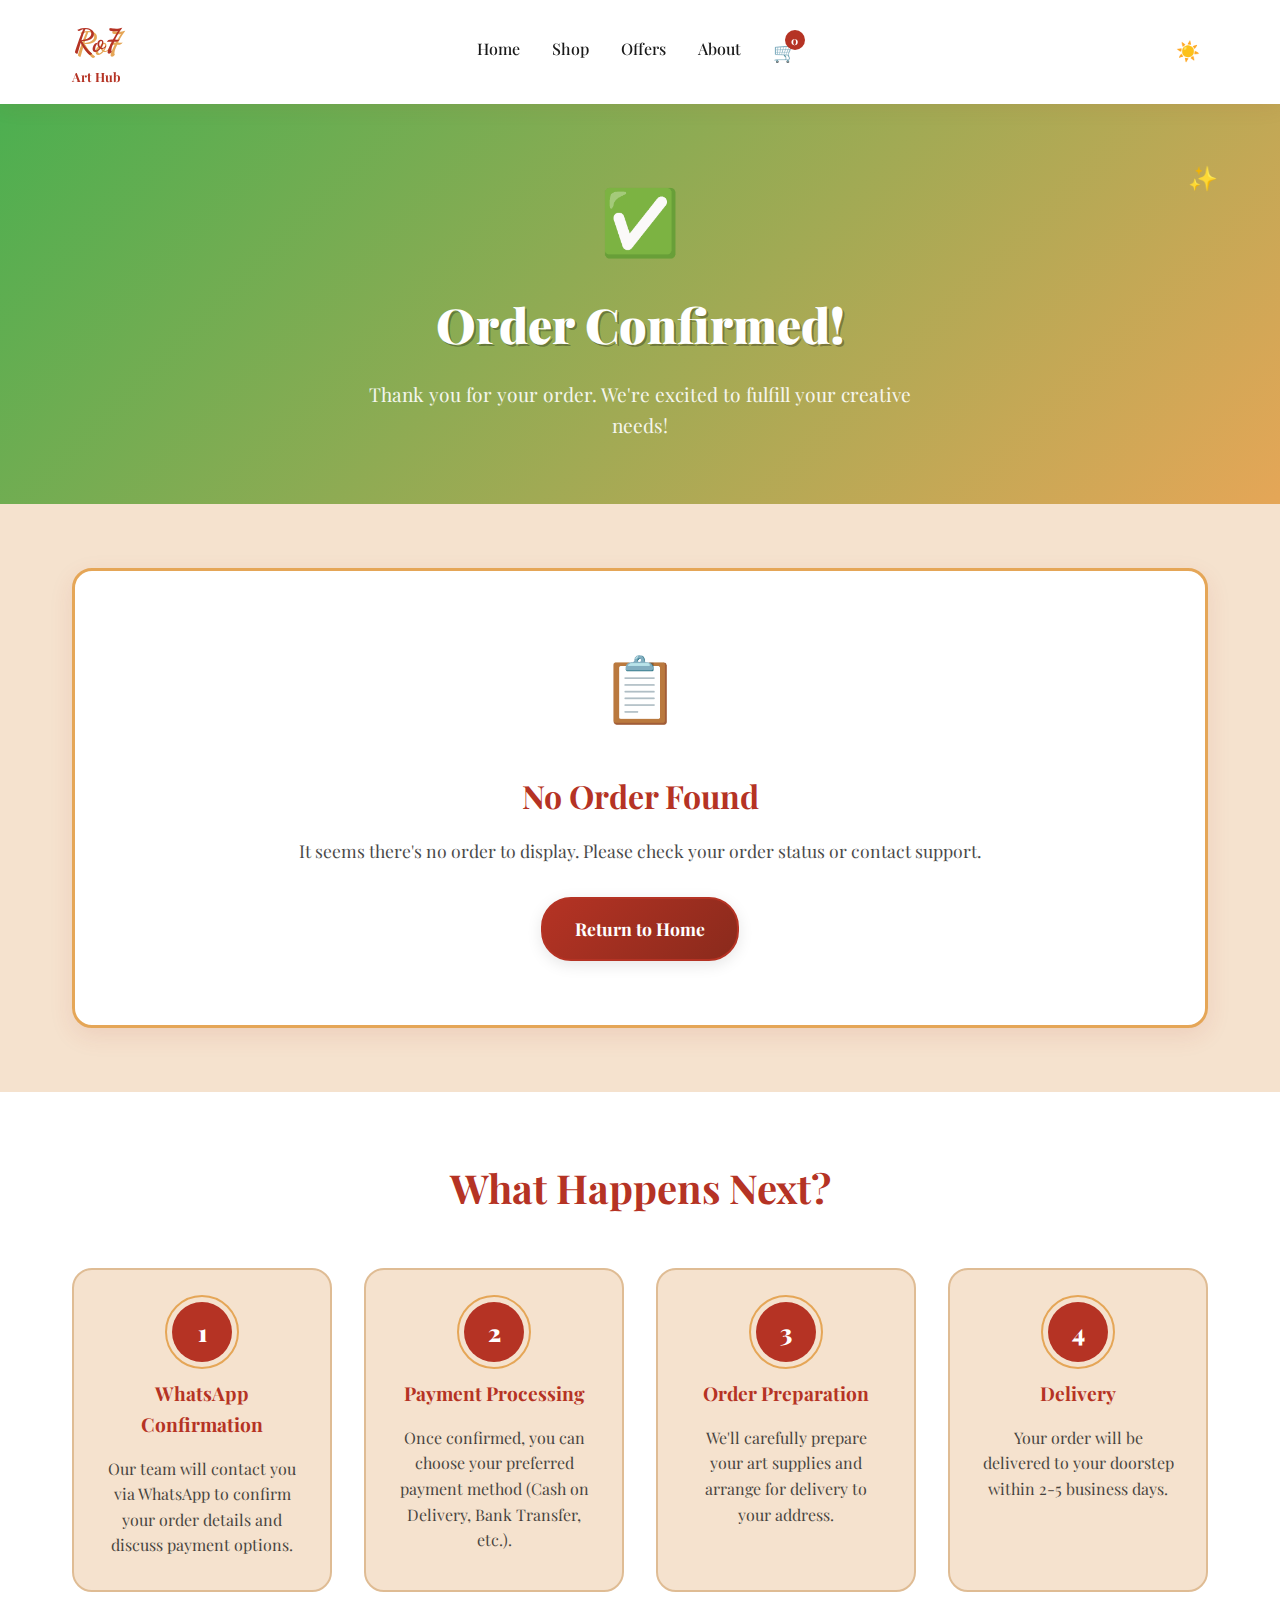
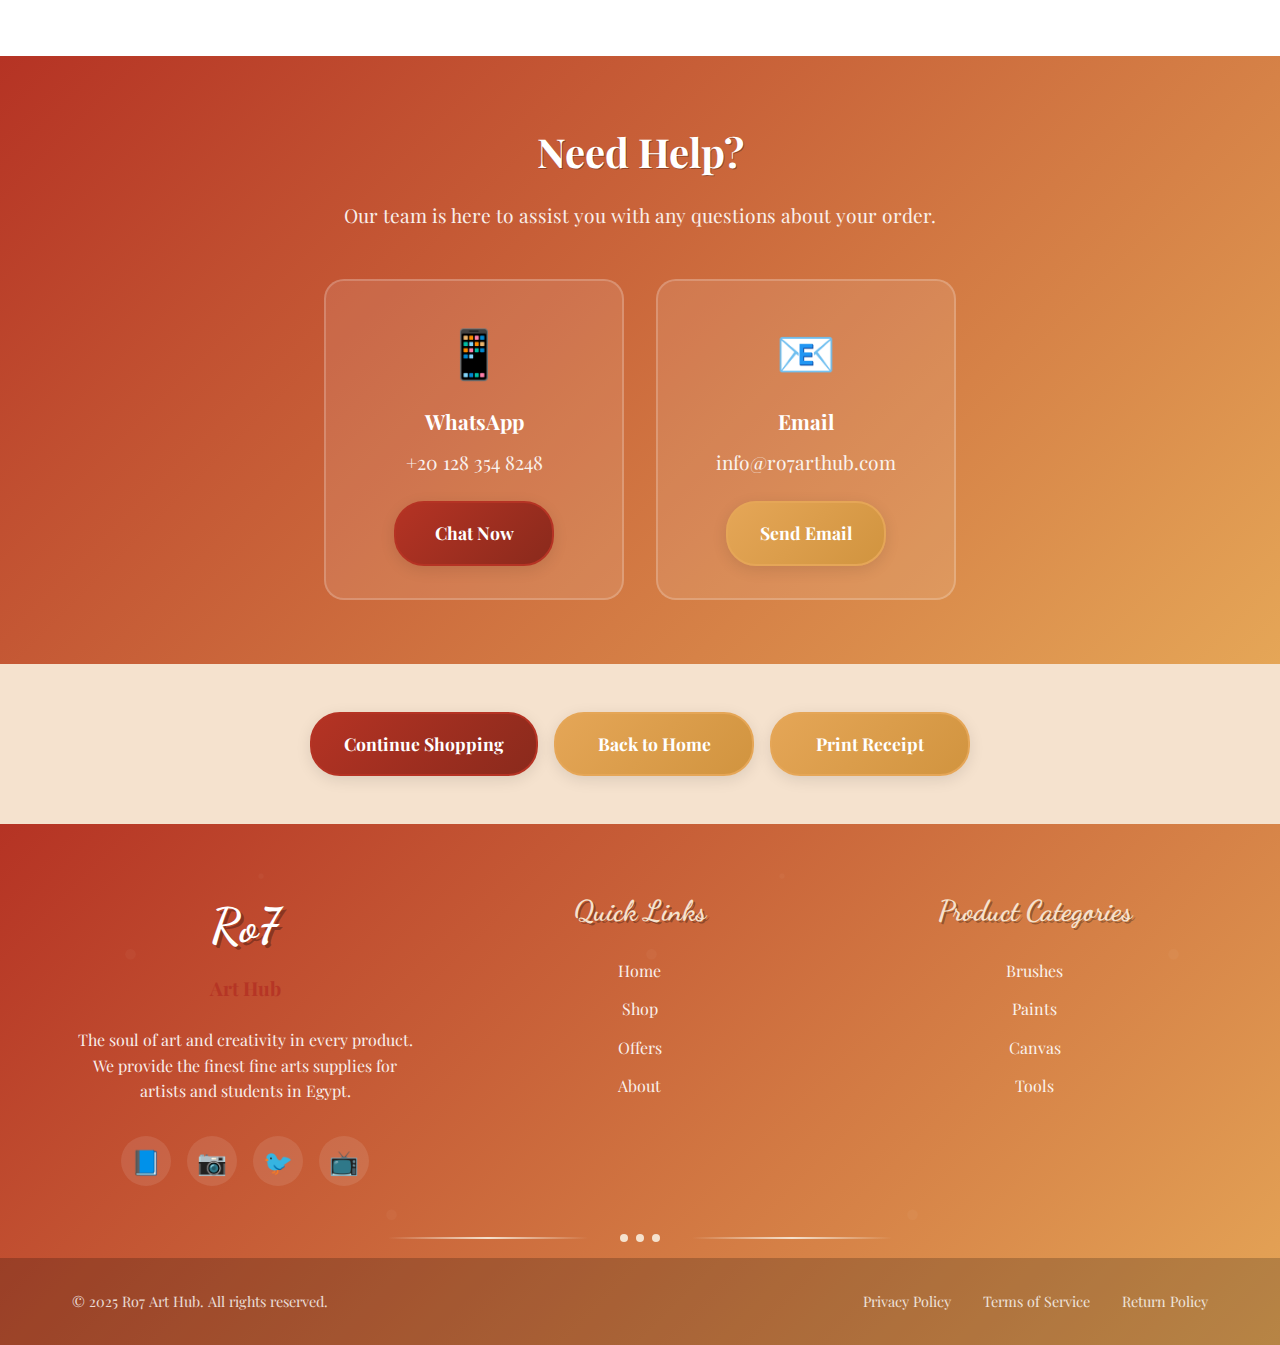
<file: order-confirmation.html>
<!DOCTYPE html>
<html lang="en">
<head>
    <meta charset="UTF-8">
    <meta name="viewport" content="width=device-width, initial-scale=1.0">
    <title>Order Confirmation - Ro7 Art Hub</title>
    <link rel="preconnect" href="https://fonts.googleapis.com">
    <link rel="preconnect" href="https://fonts.gstatic.com" crossorigin>
    <link href="https://fonts.googleapis.com/css2?family=Playfair+Display:wght@400;700;900&family=Dancing+Script:wght@400;700&display=swap" rel="stylesheet">
    <link rel="stylesheet" href="css/styles.css">
    <link rel="stylesheet" href="css/confirmation-styles.css">
    <link rel="stylesheet" href="css/footer-styles.css">
</head>
<body>
    <!-- Navigation -->
    <nav class="navbar">
        <div class="nav-container">
            <div class="logo">
                <div class="logo-text">Ro7</div>
                <span class="logo-subtitle">Art Hub</span>
            </div>
            <ul class="nav-menu">
                <li><a href="index.html" class="nav-link">Home</a></li>
                <li><a href="shop.html" class="nav-link">Shop</a></li>
                <li><a href="offers.html" class="nav-link">Offers</a></li>
                <li><a href="about.html" class="nav-link">About</a></li>
                <li><a href="cart.html" class="nav-link cart-icon">
                    <span class="cart-count">0</span>
                    🛒
                </a></li>
            </ul>
            <button class="theme-toggle" id="theme-toggle" data-theme="light">
                <span class="icon sun-icon">☀️</span>
                <span class="icon moon-icon">🌙</span>
            </button>
            <div class="hamburger">
                <span></span>
                <span></span>
                <span></span>
            </div>
        </div>
    </nav>

    <!-- Confirmation Header -->
    <section class="confirmation-header">
        <div class="container">
            <div class="success-icon">✅</div>
            <h1 class="confirmation-title">Order Confirmed!</h1>
            <p class="confirmation-subtitle">Thank you for your order. We're excited to fulfill your creative needs!</p>
        </div>
    </section>

    <!-- Order Details -->
    <section class="order-details">
        <div class="container">
            <div class="order-receipt">
                <div class="receipt-header">
                    <h2>Order Receipt</h2>
                    <div class="order-id" id="order-id">RO7-000000</div>
                </div>
                
                <div class="receipt-content">
                    <div class="customer-info">
                        <h3>Customer Information</h3>
                        <div class="info-grid">
                            <div class="info-item">
                                <span class="label">Name:</span>
                                <span class="value" id="customer-name">-</span>
                            </div>
                            <div class="info-item">
                                <span class="label">Phone:</span>
                                <span class="value" id="customer-phone">-</span>
                            </div>
                            <div class="info-item">
                                <span class="label">Governorate:</span>
                                <span class="value" id="customer-governorate">-</span>
                            </div>
                            <div class="info-item">
                                <span class="label">Address:</span>
                                <span class="value" id="customer-address">-</span>
                            </div>
                            <div class="info-item" id="notes-item" style="display: none;">
                                <span class="label">Notes:</span>
                                <span class="value" id="customer-notes">-</span>
                            </div>
                        </div>
                    </div>
                    
                    <div class="order-items">
                        <h3>Order Items</h3>
                        <div id="order-items-list" class="items-list">
                            <!-- Order items will be populated -->
                        </div>
                    </div>
                    
                    <div class="order-summary">
                        <h3>Order Summary</h3>
                        <div class="summary-grid">
                            <div class="summary-item">
                                <span class="label">Subtotal:</span>
                                <span class="value" id="summary-subtotal">EGP 0</span>
                            </div>
                            <div class="summary-item">
                                <span class="label">Shipping (to <span id="summary-governorate">-</span>):</span>
                                <span class="value" id="summary-shipping">EGP 30</span>
                            </div>
                            <div class="summary-item" id="summary-discount" style="display: none;">
                                <span class="label">Discount:</span>
                                <span class="value" id="summary-discount-value">-EGP 0</span>
                            </div>
                            <div class="summary-item total">
                                <span class="label">Total:</span>
                                <span class="value" id="summary-total">EGP 0</span>
                            </div>
                        </div>
                    </div>
                    
                    <div class="order-meta">
                        <div class="meta-item">
                            <span class="label">Order Date:</span>
                            <span class="value" id="order-date">-</span>
                        </div>
                        <div class="meta-item">
                            <span class="label">Status:</span>
                            <span class="value status-pending">Pending Confirmation</span>
                        </div>
                    </div>
                    
                    <!-- Print Receipt Section -->
                    <div class="print-receipt-section">
                        <h3>Print Receipt</h3>
                        <p>Click the button below to print or save your receipt as a PDF/image.</p>
                        <button id="print-receipt-btn" class="btn btn-primary print-btn">
                            <span class="btn-text">🖨️ Print Receipt</span>
                            <span class="btn-loading hidden">Printing...</span>
                        </button>
                    </div>
                </div>
            </div>
        </div>
    </section>

    <!-- Next Steps -->
    <section class="next-steps">
        <div class="container">
            <h2>What Happens Next?</h2>
            <div class="steps-grid">
                <div class="step-item">
                    <div class="step-number">1</div>
                    <h3>WhatsApp Confirmation</h3>
                    <p>Our team will contact you via WhatsApp to confirm your order details and discuss payment options.</p>
                </div>
                <div class="step-item">
                    <div class="step-number">2</div>
                    <h3>Payment Processing</h3>
                    <p>Once confirmed, you can choose your preferred payment method (Cash on Delivery, Bank Transfer, etc.).</p>
                </div>
                <div class="step-item">
                    <div class="step-number">3</div>
                    <h3>Order Preparation</h3>
                    <p>We'll carefully prepare your art supplies and arrange for delivery to your address.</p>
                </div>
                <div class="step-item">
                    <div class="step-number">4</div>
                    <h3>Delivery</h3>
                    <p>Your order will be delivered to your doorstep within 2-5 business days.</p>
                </div>
            </div>
        </div>
    </section>

    <!-- Contact Information -->
    <section class="contact-info">
        <div class="container">
            <div class="contact-content">
                <h2>Need Help?</h2>
                <p>Our team is here to assist you with any questions about your order.</p>
                <div class="contact-methods">
                    <div class="contact-method">
                        <div class="method-icon">📱</div>
                        <h3>WhatsApp</h3>
                        <p>+20 128 354 8248</p>
                        <a href="https://wa.me/201283548248" class="btn btn-primary" target="_blank">Chat Now</a>
                    </div>
                    <div class="contact-method">
                        <div class="method-icon">📧</div>
                        <h3>Email</h3>
                        <p>info@ro7arthub.com</p>
                        <a href="mailto:info@ro7arthub.com" class="btn btn-secondary">Send Email</a>
                    </div>
                </div>
            </div>
        </div>
    </section>

    <!-- Action Buttons -->
    <section class="action-buttons">
        <div class="container">
            <div class="actions-grid">
                <a href="shop.html" class="btn btn-primary">Continue Shopping</a>
                <a href="index.html" class="btn btn-secondary">Back to Home</a>
                <button id="print-receipt" class="btn btn-secondary">Print Receipt</button>
            </div>
        </div>
    </section>

    <script src="js/cart-common.js"></script>
    <script src="js/products-loader.js"></script>
    <script src="js/script.js"></script>
    <script src="js/confirmation-script.js"></script>
    
<!-- Footer Section -->
<footer class="footer">
    <div class="footer-top">
        <div class="container">
            <div class="footer-content">
                <div class="footer-section">
                    <div class="footer-logo">
                        <div class="logo-text">Ro7</div>
                        <span class="logo-subtitle">Art Hub</span>
                    </div>
                    <p class="footer-description">
                        The soul of art and creativity in every product. We provide the finest fine arts supplies for artists and students in Egypt.
                    </p>
                    <div class="social-links">
                        <a href="#" class="social-link">📘</a>
                        <a href="#" class="social-link">📷</a>
                        <a href="#" class="social-link">🐦</a>
                        <a href="#" class="social-link">📺</a>
                    </div>
                </div>
                
                <div class="footer-section">
                    <h3 class="footer-title">Quick Links</h3>
                    <ul class="footer-links">
                        <li><a href="index.html">Home</a></li>
                        <li><a href="shop.html">Shop</a></li>
                        <li><a href="offers.html">Offers</a></li>
                        <li><a href="about.html">About</a></li>
                    </ul>
                </div>
                
                <div class="footer-section">
                    <h3 class="footer-title">Product Categories</h3>
                    <ul class="footer-links">
                        <li><a href="shop.html?category=brushes">Brushes</a></li>
                        <li><a href="shop.html?category=paints">Paints</a></li>
                        <li><a href="shop.html?category=canvas">Canvas</a></li>
                        <li><a href="shop.html?category=tools">Tools</a></li>
                    </ul>
                </div>
            </div>
        </div>
    </div>        
    <!-- Artistic Elements -->
    <div class="footer-artistic">
        <div class="artistic-line"></div>
        <div class="artistic-dots">
            <span></span>
            <span></span>
            <span></span>
        </div>
        <div class="artistic-line"></div>
    </div>

    <div class="footer-bottom">
        <div class="container">
            <div class="footer-bottom-content">
                <div class="copyright">
                    <p>&copy; 2025 Ro7 Art Hub. All rights reserved.</p>
                </div>
                <div class="footer-bottom-links">
                    <a href="#">Privacy Policy</a>
                    <a href="#">Terms of Service</a>
                    <a href="#">Return Policy</a>
                </div>
            </div>
        </div>
    </div>
</footer>
</body>
</html>
</file>
<file: css/styles.css>
/* CSS Variables */
:root {
    --primary: #B53324;
    --gold: #E5A657;
    --beige: #DFBC94;
    --cream: #F5E2CE;
    --white: #ffffff;
    --black: #1a1a1a;
    --shadow: rgba(181, 51, 36, 0.1);
    
    /* Light Mode Colors */
    --bg-primary: var(--cream);
    --bg-secondary: var(--white);
    --text-primary: var(--black);
    --text-secondary: #666;
    --border-color: var(--beige);
    --card-bg: var(--white);
    --nav-bg: var(--white);
    --shadow-color: var(--shadow);
}

/* Dark Mode Colors */
[data-theme="dark"] {
    --bg-primary: #1a1a1a;
    --bg-secondary: #2d2d2d;
    --text-primary: #ffffff;
    --text-secondary: #cccccc;
    --border-color: #444;
    --card-bg: #2d2d2d;
    --nav-bg: #2d2d2d;
    --shadow-color: rgba(0, 0, 0, 0.3);
}

/* Dark Mode Text Overrides - Global */
[data-theme="dark"] h1,
[data-theme="dark"] h2,
[data-theme="dark"] h3,
[data-theme="dark"] h4,
[data-theme="dark"] h5,
[data-theme="dark"] h6 {
    color: #ffffff !important;
}

[data-theme="dark"] p,
[data-theme="dark"] span,
[data-theme="dark"] div,
[data-theme="dark"] li,
[data-theme="dark"] a {
    color: #e0e0e0 !important;
}

[data-theme="dark"] .price,
[data-theme="dark"] .product-info h3 {
    color: var(--primary) !important;
}

[data-theme="dark"] .btn {
    color: #ffffff !important;
}

[data-theme="dark"] input,
[data-theme="dark"] textarea,
[data-theme="dark"] select {
    background: #2a2a2a !important;
    color: #ffffff !important;
    border-color: #444 !important;
}

[data-theme="dark"] input::placeholder,
[data-theme="dark"] textarea::placeholder {
    color: #999 !important;
}

[data-theme="dark"] .product-card {
    background: #1e1e1e !important;
    border: 1px solid #2a2a2a !important;
}

[data-theme="dark"] .footer {
    background: linear-gradient(135deg, var(--primary), var(--gold)) !important;
}

[data-theme="dark"] .footer * {
    color: #ffffff !important;
}

/* Dark Mode for all pages */
[data-theme="dark"] .checkout-content,
[data-theme="dark"] .cart-content,
[data-theme="dark"] .shop-content,
[data-theme="dark"] .product-content,
[data-theme="dark"] .about-content,
[data-theme="dark"] .offers-content,
[data-theme="dark"] .confirmation-content {
    background: #1a1a1a !important;
    color: #ffffff !important;
}

[data-theme="dark"] .checkout-container,
[data-theme="dark"] .cart-container,
[data-theme="dark"] .shop-container,
[data-theme="dark"] .product-container,
[data-theme="dark"] .about-container,
[data-theme="dark"] .offers-container,
[data-theme="dark"] .confirmation-container {
    background: #2d2d2d !important;
    border-color: #444 !important;
}

[data-theme="dark"] .form-group label {
    color: #ffffff !important;
}

[data-theme="dark"] .form-group input,
[data-theme="dark"] .form-group select,
[data-theme="dark"] .form-group textarea {
    background: #2a2a2a !important;
    color: #ffffff !important;
    border-color: #444 !important;
}

[data-theme="dark"] .form-group input:focus,
[data-theme="dark"] .form-group select:focus,
[data-theme="dark"] .form-group textarea:focus {
    background: #1a1a1a !important;
    border-color: var(--gold) !important;
}

/* Reset & Base Styles */
* {
    margin: 0;
    padding: 0;
    box-sizing: border-box;
}

body {
    font-family: 'Playfair Display', serif;
    line-height: 1.6;
    color: var(--text-primary);
    background: var(--bg-primary);
    overflow-x: hidden;
}

/* Loading Screen */
.loading-screen {
    position: fixed;
    top: 0;
    left: 0;
    width: 100%;
    height: 100%;
    background: linear-gradient(135deg, var(--primary), var(--gold), var(--beige));
    display: flex;
    align-items: center;
    justify-content: center;
    z-index: 9999;
    transition: opacity 0.5s ease-out;
}

.loading-content {
    text-align: center;
    color: var(--white);
}

.loading-subtitle {
    font-family: 'Playfair Display', serif;
    font-size: 1.5rem;
    margin-top: 1rem;
    opacity: 0.9;
}

.artistic-progress {
    width: 200px;
    height: 4px;
    background: rgba(255, 255, 255, 0.3);
    border-radius: 2px;
    margin-top: 2rem;
    overflow: hidden;
}

.progress-bar {
    height: 100%;
    background: var(--white);
    border-radius: 2px;
    animation: progressFill 2s ease-in-out infinite;
}

@keyframes progressFill {
    0% { width: 0%; }
    50% { width: 100%; }
    100% { width: 0%; }
}

/* Logo Animation */
.logo-text {
    font-family: 'Dancing Script', cursive;
    text-shadow: 3px 3px 0px var(--gold);
    font-size: 4rem;
    font-weight: 700;
    color: var(--primary);
    animation: brushDraw 2s ease-in-out infinite;
}

@keyframes brushDraw {
    0%, 100% { transform: scale(1) rotate(0deg); }
    50% { transform: scale(1.1) rotate(2deg); }
}

/* Main Content */
.main-content {
    opacity: 1;
    transition: opacity 0.5s ease-in;
}

.main-content.hidden {
    opacity: 0;
}

/* Navigation */
.navbar {
    background: var(--nav-bg);
    box-shadow: 0 2px 20px var(--shadow-color);
    position: sticky;
    top: 0;
    z-index: 1000;
}

.nav-container {
    max-width: 1200px;
    margin: 0 auto;
    padding: 1rem 2rem;
    display: flex;
    justify-content: space-between;
    align-items: center;
}

.logo {
    display: flex;
    flex-direction: column;
    align-items: center;
}

.logo .logo-text {
    font-size: 2rem;
    margin: 0;
}

.logo-subtitle {
    font-size: 0.8rem;
    color: var(--primary);
    font-weight: 700;
}

.nav-menu {
    display: flex;
    list-style: none;
    gap: 2rem;
}

.nav-link {
    text-decoration: none;
    color: var(--text-primary);
    font-weight: 500;
    transition: color 0.3s ease;
    position: relative;
}

.nav-link:hover,
.nav-link.active {
    color: var(--primary);
}

.nav-link::after {
    content: '';
    position: absolute;
    bottom: -5px;
    left: 0;
    width: 0;
    height: 2px;
    background: var(--primary);
    transition: width 0.3s ease;
}

.nav-link:hover::after,
.nav-link.active::after {
    width: 100%;
}

.cart-icon {
    position: relative;
    font-size: 1.2rem;
}

.cart-count {
    position: absolute;
    top: -8px;
    right: -8px;
    background: var(--primary);
    color: var(--white);
    border-radius: 50%;
    width: 20px;
    height: 20px;
    display: flex;
    align-items: center;
    justify-content: center;
    font-size: 0.7rem;
    font-weight: 700;
}

.hamburger {
    display: none;
    flex-direction: column;
    cursor: pointer;
}

.hamburger span {
    width: 25px;
    height: 3px;
    background: var(--primary);
    margin: 3px 0;
    transition: 0.3s;
}

/* Theme Toggle Button */
.theme-toggle {
    background: none;
    border: none;
    cursor: pointer;
    padding: 8px;
    border-radius: 50%;
    transition: all 0.3s ease;
    margin-left: 1rem;
    position: relative;
    overflow: hidden;
}

.theme-toggle:hover {
    background: var(--shadow-color);
    transform: scale(1.1);
}

.theme-toggle .icon {
    font-size: 1.2rem;
    transition: all 0.3s ease;
}

.theme-toggle .sun-icon {
    color: var(--gold);
}

.theme-toggle .moon-icon {
    color: var(--primary);
}

.theme-toggle[data-theme="dark"] .sun-icon {
    display: none;
}

.theme-toggle[data-theme="light"] .moon-icon {
    display: none;
}

/* Hero Section */
.hero {
    min-height: 90vh;
    max-height: 110vh;
    background-image: url("../assets/temp/background-light_M.jpg");
    background-size: cover;
    background-position: center 60%;
    background-repeat: no-repeat;
    background-attachment: fixed;
    display: flex;
    align-items: center;
    justify-content: center;
    position: relative;
    overflow: hidden;
    padding: 2rem 0;
    transition: background-image 0.5s ease-in-out;
}

/* Light mode overlay */
.hero::before {
    content: '';
    position: absolute;
    top: 0;
    left: 0;
    right: 0;
    bottom: 0;
    background: linear-gradient(135deg, 
        rgba(245, 226, 206, 0.2) 0%, 
        rgba(223, 188, 148, 0.1) 100%);
    pointer-events: none;
    z-index: 1;
}

.hero-content {
    text-align: center;
    z-index: 2;
    max-width: 900px;
    padding: 3rem 2rem;
    margin: 0 auto;
    background: rgba(255, 255, 255, 0.15);
    backdrop-filter: blur(5px);
    border-radius: 20px;
    border: 1px solid rgba(255, 255, 255, 0.3);
    box-shadow: 0 8px 32px rgba(0, 0, 0, 0.15);
    transition: all 0.3s ease;
}

.hero-content:hover {
    background: rgba(255, 255, 255, 0.2);
    border-color: rgba(255, 255, 255, 0.4);
    box-shadow: 0 12px 40px rgba(0, 0, 0, 0.2);
    transform: translateY(-2px);
}

.hero-title {
    font-size: 4rem;
    font-weight: 900;
    margin-bottom: 1.5rem;
    color: var(--text-primary);
    line-height: 1.2;
}

.highlight {
    color: var(--primary);
    font-family: 'Dancing Script', cursive;
    text-shadow: 3px 3px 0px var(--gold);
    font-size: 4.5rem;
}

.hero-subtitle {
    font-size: 1.5rem;
    margin-bottom: 2.5rem;
    color: var(--text-primary);
    opacity: 0.9;
    line-height: 1.6;
    max-width: 700px;
    margin-left: auto;
    margin-right: auto;
}

.hero-buttons {
    display: flex;
    gap: 1.5rem;
    justify-content: center;
    flex-wrap: wrap;
    margin-top: 1rem;
}

/* ===== UNIFIED BUTTON SYSTEM ===== */

/* Base Button Styles */
.btn {
    position: relative;
    display: inline-flex;
    align-items: center;
    justify-content: center;
    padding: 16px 32px;
    border: none;
    border-radius: 30px;
    font-family: 'Playfair Display', serif;
    font-weight: 700;
    font-size: 1.1rem;
    text-decoration: none;
    cursor: pointer;
    transition: all 0.3s ease;
    text-align: center;
    min-width: 160px;
    overflow: hidden;
    box-shadow: 0 4px 15px rgba(0, 0, 0, 0.1);
}

/* Button Hover Effect */
.btn::before {
    content: '';
    position: absolute;
    top: 0;
    left: -100%;
    width: 100%;
    height: 100%;
    background: linear-gradient(90deg, transparent, rgba(255, 255, 255, 0.2), transparent);
    transition: left 0.5s ease;
}

.btn:hover::before {
    left: 100%;
}

/* Primary Button */
.btn-primary {
    background: linear-gradient(135deg, var(--primary), #8a2a1c);
    color: var(--white);
    border: 2px solid var(--primary);
}

.btn-primary:hover {
    background: linear-gradient(135deg, #8a2a1c, var(--primary));
    transform: translateY(-3px);
    box-shadow: 0 8px 25px rgba(181, 51, 36, 0.4);
    border-color: #8a2a1c;
}

/* Secondary Button */
.btn-secondary {
    background: linear-gradient(135deg, var(--gold), #d1943f);
    color: var(--white);
    border: 2px solid var(--gold);
}

.btn-secondary:hover {
    background: linear-gradient(135deg, #d1943f, var(--gold));
    transform: translateY(-3px);
    box-shadow: 0 8px 25px rgba(229, 166, 87, 0.4);
    border-color: #d1943f;
}

/* Success Button */
.btn-success {
    background: linear-gradient(135deg, #28a745, #20c997);
    color: var(--white);
    border: 2px solid #28a745;
}

.btn-success:hover {
    background: linear-gradient(135deg, #20c997, #28a745);
    transform: translateY(-3px);
    box-shadow: 0 8px 25px rgba(40, 167, 69, 0.4);
    border-color: #20c997;
}

/* Danger Button */
.btn-danger {
    background: linear-gradient(135deg, #dc3545, #c82333);
    color: var(--white);
    border: 2px solid #dc3545;
}

.btn-danger:hover {
    background: linear-gradient(135deg, #c82333, #dc3545);
    transform: translateY(-3px);
    box-shadow: 0 8px 25px rgba(220, 53, 69, 0.4);
    border-color: #c82333;
}

/* Outline Button */
.btn-outline {
    background: transparent;
    color: var(--primary);
    border: 2px solid var(--primary);
}

.btn-outline:hover {
    background: var(--primary);
    color: var(--white);
    transform: translateY(-3px);
    box-shadow: 0 8px 25px rgba(181, 51, 36, 0.4);
}

/* Small Button */
.btn-sm {
    padding: 12px 24px;
    font-size: 1rem;
    min-width: 120px;
    border-radius: 25px;
}

/* Large Button */
.btn-lg {
    padding: 20px 40px;
    font-size: 1.2rem;
    min-width: 200px;
    border-radius: 35px;
}

/* Icon Button */
.btn-icon {
    padding: 12px;
    min-width: auto;
    width: 48px;
    height: 48px;
    border-radius: 50%;
}

/* Loading Button */
.btn.loading {
    pointer-events: none;
    opacity: 0.8;
}

.btn.loading .btn-text {
    opacity: 0;
}

.btn.loading .btn-loading {
    opacity: 1;
}

.btn-loading {
    position: absolute;
    top: 50%;
    left: 50%;
    transform: translate(-50%, -50%);
    opacity: 0;
    transition: opacity 0.3s ease;
}

/* Button Group */
.btn-group {
    display: flex;
    gap: 1rem;
    align-items: center;
}

.btn-group .btn {
    flex: 1;
}

/* Responsive Buttons */
@media (max-width: 768px) {
    .btn {
        padding: 14px 28px;
        font-size: 1rem;
        min-width: 140px;
    }
    
    .btn-sm {
        padding: 10px 20px;
        min-width: 100px;
    }
    
    .btn-lg {
        padding: 18px 36px;
        min-width: 180px;
    }
}

@media (max-width: 480px) {
    .btn {
        padding: 12px 24px;
        font-size: 0.95rem;
        min-width: 120px;
    }
    
    .btn-group {
        flex-direction: column;
        gap: 0.5rem;
    }
}

/* Artistic Elements */
.hero-artistic-elements {
    position: absolute;
    top: 0;
    left: 0;
    width: 100%;
    height: 100%;
    pointer-events: none;
}

.floating-brush {
    position: absolute;
    top: 15%;
    right: 8%;
    width: 80px;
    height: 160px;
    background: var(--primary);
    border-radius: 50% 50% 0 0;
    animation: float 4s ease-in-out infinite;
    opacity: 0.8;
}

.paint-splash {
    position: absolute;
    bottom: 15%;
    left: 8%;
    width: 100px;
    height: 100px;
    background: var(--gold);
    border-radius: 50%;
    animation: splash 5s ease-in-out infinite;
    opacity: 0.7;
}

.artistic-frame {
    position: absolute;
    top: 45%;
    right: 3%;
    width: 120px;
    height: 120px;
    border: 4px solid var(--beige);
    border-radius: 15px;
    animation: rotate 8s linear infinite;
    opacity: 0.6;
}

@keyframes float {
    0%, 100% { transform: translateY(0px); }
    50% { transform: translateY(-20px); }
}

@keyframes splash {
    0%, 100% { transform: scale(1); }
    50% { transform: scale(1.2); }
}

@keyframes rotate {
    from { transform: rotate(0deg); }
    to { transform: rotate(360deg); }
}

/* Featured Products */
.featured-products {
    padding: 4rem 0;
    background: var(--bg-secondary);
}

.container {
    max-width: 1200px;
    margin: 0 auto;
    padding: 0 2rem;
}

.section-title {
    text-align: center;
    font-size: 2.5rem;
    font-weight: 700;
    margin-bottom: 3rem;
    color: var(--primary);
    position: relative;
}

[data-theme="dark"] .section-title {
    color: var(--primary);
}

.section-title::after {
    content: '';
    position: absolute;
    bottom: -10px;
    left: 50%;
    transform: translateX(-50%);
    width: 80px;
    height: 3px;
    background: var(--gold);
}

.products-grid {
    display: grid;
    grid-template-columns: repeat(auto-fit, minmax(300px, 1fr));
    gap: 2rem;
}

.product-card {
    background: var(--card-bg);
    border-radius: 15px;
    overflow: hidden;
    box-shadow: 0 5px 20px var(--shadow-color);
    transition: all 0.3s ease;
}

.product-card:hover {
    transform: translateY(-10px);
    box-shadow: 0 15px 40px var(--shadow);
}

.product-image {
    width: 100%;
    height: 250px;
    overflow: hidden;
}

.product-image img {
    width: 100%;
    height: 100%;
    object-fit: cover;
    transition: transform 0.3s ease;
}

.product-card:hover .product-image img {
    transform: scale(1.1);
}

.product-info {
    padding: 1.5rem;
    text-align: center;
}

.product-info h3 {
    font-size: 1.2rem;
    margin-bottom: 0.5rem;
    color: var(--text-primary);
}

.price {
    font-size: 1.3rem;
    font-weight: 700;
    color: var(--primary);
    margin-bottom: 1rem;
}

/* Product Card Links */
.product-card-link {
    text-decoration: none;
    color: inherit;
    display: block;
    transition: all 0.3s ease;
}

.product-card-link:hover {
    transform: translateY(-5px);
}

.product-card-link:hover .product-card {
    box-shadow: 0 15px 40px var(--shadow);
}

/* Newsletter Popup */
.newsletter-popup {
    position: fixed;
    top: 0;
    left: 0;
    width: 100%;
    height: 100%;
    background: rgba(0, 0, 0, 0.8);
    display: flex;
    align-items: center;
    justify-content: center;
    z-index: 2000;
    opacity: 1;
    transition: opacity 0.3s ease;
}

.newsletter-popup.hidden {
    opacity: 0;
    pointer-events: none;
}

.newsletter-content {
    background: var(--card-bg);
    padding: 2rem;
    border-radius: 15px;
    text-align: center;
    max-width: 400px;
    position: relative;
    border: 3px solid var(--gold);
}

.newsletter-close {
    position: absolute;
    top: 15px;
    right: 20px;
    background: rgba(255, 255, 255, 0.1);
    border: 2px solid rgba(255, 255, 255, 0.2);
    border-radius: 50%;
    width: 40px;
    height: 40px;
    display: flex;
    align-items: center;
    justify-content: center;
    font-size: 20px;
    font-weight: 600;
    cursor: pointer;
    color: var(--primary);
    transition: all 0.3s cubic-bezier(0.4, 0, 0.2, 1);
    backdrop-filter: blur(10px);
    box-shadow: 0 4px 15px rgba(0, 0, 0, 0.1);
}

.newsletter-content h3 {
    color: var(--primary);
    margin-bottom: 1rem;
}

.newsletter-content p {
    margin-bottom: 1.5rem;
    color: var(--text-primary);
}

.newsletter-content input {
    width: 100%;
    padding: 12px;
    border: 2px solid var(--border-color);
    border-radius: 25px;
    margin-bottom: 1rem;
    font-family: 'Playfair Display', serif;
    background: var(--bg-primary);
    color: var(--text-primary);
}

.newsletter-content input:focus {
    outline: none;
    border-color: var(--primary);
}

/* Hover effects for close button */
.newsletter-close:hover {
    background: rgba(255, 255, 255, 0.2);
    border-color: var(--primary);
    transform: scale(1.1) rotate(90deg);
    box-shadow: 0 6px 20px rgba(0, 0, 0, 0.2);
}

.newsletter-close:active {
    transform: scale(0.95) rotate(90deg);
}

/* Responsive Design */
@media (max-width: 768px) {
    .nav-menu {
        display: none;
    }
    
    .hamburger {
        display: flex;
    }
    
    .hero {
        min-height: 90vh;
        padding: 1rem 0;
    }
    
    .hero-content {
        padding: 2rem 1rem;
        max-width: 100%;
    }
    
    .hero-title {
        font-size: 3rem;
        margin-bottom: 1rem;
    }
    
    .highlight {
        font-size: 3.5rem;
    }
    
    .hero-subtitle {
        font-size: 1.3rem;
        margin-bottom: 2rem;
        max-width: 100%;
    }
    
    .hero-buttons {
        flex-direction: column;
        align-items: center;
        gap: 1rem;
    }
    
    .btn {
        min-width: 200px;
        padding: 14px 28px;
    }
    
    .products-grid {
        grid-template-columns: 1fr;
    }
    
    .floating-brush,
    .paint-splash,
    .artistic-frame {
        display: none;
    }
}

@media (max-width: 480px) {
    .nav-container {
        padding: 1rem;
    }
    
    .hero {
        min-height: 85vh;
        padding: 0.5rem 0;
    }
    
    .hero-content {
        padding: 1.5rem 0.5rem;
    }
    
    .hero-title {
        font-size: 2.5rem;
        margin-bottom: 0.8rem;
    }
    
    .highlight {
        font-size: 3rem;
    }
    
    .hero-subtitle {
        font-size: 1.2rem;
        margin-bottom: 1.5rem;
    }
    
    .btn {
        min-width: 180px;
        padding: 12px 24px;
        font-size: 1rem;
    }
    
    .section-title {
        font-size: 2rem;
    }
}

/* Additional Dark Mode Fixes */
[data-theme="dark"] .navbar {
    background: #1a1a1a !important;
    border-bottom: 1px solid #444 !important;
}

[data-theme="dark"] .nav-link {
    color: #ffffff !important;
}

[data-theme="dark"] .nav-link:hover {
    color: var(--primary) !important;
}

[data-theme="dark"] .hero {
    background-image: url("../assets/temp/background-dark_M1.png");
}

/* Dark mode overlay */
[data-theme="dark"] .hero::before {
    background: linear-gradient(135deg, 
        rgba(26, 26, 26, 0.4) 0%, 
        rgba(45, 45, 45, 0.2) 100%);
}

[data-theme="dark"] .hero-content {
    background: rgba(0, 0, 0, 0.4);
    backdrop-filter: blur(5px);
    border: 1px solid rgba(255, 255, 255, 0.15);
    box-shadow: 0 8px 32px rgba(0, 0, 0, 0.4);
}

[data-theme="dark"] .hero-content:hover {
    background: rgba(0, 0, 0, 0.5);
    border-color: rgba(255, 255, 255, 0.25);
    box-shadow: 0 12px 40px rgba(0, 0, 0, 0.5);
    transform: translateY(-2px);
}

[data-theme="dark"] .hero-title,
[data-theme="dark"] .hero-subtitle {
    color: #ffffff !important;
}

[data-theme="dark"] .featured-products {
    background: #2d2d2d !important;
}

[data-theme="dark"] .section-title {
    color: var(--primary) !important;
}

[data-theme="dark"] .newsletter-popup {
    background: rgba(0, 0, 0, 0.9) !important;
}

[data-theme="dark"] .newsletter-close {
    background: rgba(255, 255, 255, 0.15);
    border-color: rgba(255, 255, 255, 0.25);
    color: #ffffff;
    box-shadow: 0 4px 15px rgba(0, 0, 0, 0.3);
}

[data-theme="dark"] .newsletter-close:hover {
    background: rgba(255, 255, 255, 0.25);
    border-color: var(--gold);
    box-shadow: 0 6px 20px rgba(0, 0, 0, 0.4);
}

[data-theme="dark"] .newsletter-content {
    background: #2d2d2d !important;
    border-color: var(--gold) !important;
}

[data-theme="dark"] .newsletter-content h3,
[data-theme="dark"] .newsletter-content p {
    color: #ffffff !important;
}

[data-theme="dark"] .newsletter-content input {
    background: #1a1a1a !important;
    color: #ffffff !important;
    border-color: #444 !important;
}

[data-theme="dark"] .success-message {
    background: var(--primary) !important;
    color: #ffffff !important;
}

/* Ensure all text elements are visible */
[data-theme="dark"] * {
    color-scheme: dark;
}

[data-theme="dark"] body {
    background: #1a1a1a !important;
    color: #ffffff !important;
}

/* Page Transition Animations */
.page-transition {
    position: fixed;
    top: 0;
    left: 0;
    width: 100%;
    height: 100%;
    background: linear-gradient(135deg, var(--primary), var(--gold), var(--beige));
    z-index: 9999;
    opacity: 0;
    visibility: hidden;
    transition: all 0.6s cubic-bezier(0.4, 0, 0.2, 1);
    display: flex;
    align-items: center;
    justify-content: center;
}

.page-transition.active {
    opacity: 1;
    visibility: visible;
}

.page-transition .loading-content {
    text-align: center;
    color: var(--white);
}

.page-transition .logo-text {
    font-family: 'Dancing Script', cursive;
    text-shadow: 3px 3px 0px var(--gold);
    font-size: 4rem;
    font-weight: 700;
    color: var(--white);
    animation: brushDraw 2s ease-in-out infinite;
}

.page-transition .loading-subtitle {
    font-family: 'Playfair Display', serif;
    font-size: 1.5rem;
    margin-top: 1rem;
    opacity: 0.9;
    color: var(--white);
}

.page-transition .artistic-progress {
    width: 200px;
    height: 4px;
    background: rgba(255, 255, 255, 0.3);
    border-radius: 2px;
    margin-top: 2rem;
    overflow: hidden;
}

.page-transition .progress-bar {
    height: 100%;
    background: var(--white);
    border-radius: 2px;
    animation: progressFill 2s ease-in-out infinite;
}

@keyframes brushDraw {
    0%, 100% { transform: scale(1) rotate(0deg); }
    50% { transform: scale(1.1) rotate(2deg); }
}

@keyframes progressFill {
    0% { width: 0%; }
    50% { width: 100%; }
    100% { width: 0%; }
}

/* Page content animations */
.page-content {
    animation: fadeInUp 0.8s ease-out;
}

@keyframes fadeInUp {
    from {
        opacity: 0;
        transform: translateY(30px);
    }
    to {
        opacity: 1;
        transform: translateY(0);
    }
}

/* Smooth link transitions */
a {
    transition: all 0.3s ease;
}

a:hover {
    transform: translateY(-2px);
}

/* Button hover animations */
.btn {
    transition: all 0.3s cubic-bezier(0.4, 0, 0.2, 1);
    position: relative;
    overflow: hidden;
}

.btn::before {
    content: '';
    position: absolute;
    top: 0;
    left: -100%;
    width: 100%;
    height: 100%;
    background: linear-gradient(90deg, transparent, rgba(255, 255, 255, 0.2), transparent);
    transition: left 0.5s;
}

.btn:hover::before {
    left: 100%;
}

.btn:hover {
    transform: translateY(-3px);
    box-shadow: 0 8px 25px rgba(181, 51, 36, 0.3);
}

/* Navigation animations */
.nav-link {
    position: relative;
    transition: all 0.3s ease;
}

.nav-link::after {
    content: '';
    position: absolute;
    bottom: -5px;
    left: 50%;
    width: 0;
    height: 2px;
    background: #E5A657;
    transition: all 0.3s ease;
    transform: translateX(-50%);
}

.nav-link:hover::after {
    width: 100%;
}

/* Product card animations */
.product-card {
    transition: all 0.4s cubic-bezier(0.4, 0, 0.2, 1);
}

.product-card:hover {
    transform: translateY(-8px) scale(1.02);
    box-shadow: 0 15px 35px rgba(181, 51, 36, 0.15);
}

/* Cart item animations */
.cart-item {
    animation: slideInRight 0.5s ease-out;
}

@keyframes slideInRight {
    from {
        opacity: 0;
        transform: translateX(50px);
    }
    to {
        opacity: 1;
        transform: translateX(0);
    }
}

/* Form field animations */
.form-group input,
.form-group textarea,
.form-group select {
    transition: all 0.3s ease;
}

.form-group input:focus,
.form-group textarea:focus,
.form-group select:focus {
    transform: translateY(-2px);
    box-shadow: 0 8px 25px rgba(181, 51, 36, 0.15);
}

/* Footer animations */
.footer-section {
    transition: all 0.3s ease;
}

.footer-section:hover {
    transform: translateY(-5px);
}

.social-link {
    transition: all 0.3s ease;
}

.social-link:hover {
    transform: scale(1.2) rotate(5deg);
}

/* Dark mode transitions */
* {
    transition: background-color 0.3s ease, color 0.3s ease, border-color 0.3s ease;
}

/* Dark Mode for Featured Products */
[data-theme="dark"] .featured-products {
    background: var(--bg-secondary);
}

[data-theme="dark"] .featured-product-card {
    background: var(--card-bg);
    border-color: var(--border-color);
}

[data-theme="dark"] .featured-product-card:hover {
    border-color: var(--gold);
    box-shadow: 0 25px 60px rgba(0, 0, 0, 0.8);
}

[data-theme="dark"] .product-title {
    color: var(--text-primary);
}

[data-theme="dark"] .product-description {
    color: var(--text-secondary);
}

[data-theme="dark"] .rating-text {
    color: var(--text-secondary);
}

[data-theme="dark"] .current-price {
    color: var(--primary);
}

[data-theme="dark"] .original-price {
    color: var(--text-secondary);
}

[data-theme="dark"] .view-product-btn {
    background: linear-gradient(135deg, var(--primary), var(--gold));
    color: white;
}

[data-theme="dark"] .view-product-btn:hover {
    box-shadow: 0 15px 35px rgba(0, 0, 0, 0.8);
}

/* ===== CUSTOM SCROLLBAR DESIGN ===== */

/* Webkit browsers (Chrome, Safari, Edge) */
::-webkit-scrollbar {
    width: 12px;
    height: 12px;
}

::-webkit-scrollbar-track {
    background: linear-gradient(135deg, var(--cream), var(--beige));
    border-radius: 10px;
    box-shadow: inset 0 2px 4px rgba(0, 0, 0, 0.1);
}

::-webkit-scrollbar-thumb {
    background: linear-gradient(135deg, var(--primary), var(--gold));
    border-radius: 10px;
    border: 2px solid var(--cream);
    box-shadow: 0 2px 8px rgba(181, 51, 36, 0.3);
    transition: all 0.3s ease;
}

::-webkit-scrollbar-thumb:hover {
    background: linear-gradient(135deg, var(--gold), var(--primary));
    box-shadow: 0 4px 12px rgba(229, 166, 87, 0.4);
    transform: scale(1.05);
}

::-webkit-scrollbar-thumb:active {
    background: linear-gradient(135deg, var(--primary), var(--primary));
    box-shadow: 0 2px 8px rgba(181, 51, 36, 0.5);
}

::-webkit-scrollbar-corner {
    background: linear-gradient(135deg, var(--cream), var(--beige));
    border-radius: 10px;
}

/* Firefox */
* {
    scrollbar-width: thin;
    scrollbar-color: var(--primary) var(--cream);
}

/* Custom scrollbar for specific elements */
.custom-scroll {
    scrollbar-width: thin;
    scrollbar-color: var(--gold) var(--beige);
}

.custom-scroll::-webkit-scrollbar {
    width: 8px;
    height: 8px;
}

.custom-scroll::-webkit-scrollbar-track {
    background: var(--beige);
    border-radius: 8px;
}

.custom-scroll::-webkit-scrollbar-thumb {
    background: linear-gradient(135deg, var(--gold), var(--primary));
    border-radius: 8px;
    border: 1px solid var(--beige);
}

.custom-scroll::-webkit-scrollbar-thumb:hover {
    background: linear-gradient(135deg, var(--primary), var(--gold));
}

/* Dark mode scrollbar */
[data-theme="dark"] ::-webkit-scrollbar-track {
    background: linear-gradient(135deg, #2d2d2d, #444);
    box-shadow: inset 0 2px 4px rgba(0, 0, 0, 0.3);
}

[data-theme="dark"] ::-webkit-scrollbar-thumb {
    background: linear-gradient(135deg, var(--primary), var(--gold));
    border: 2px solid #2d2d2d;
    box-shadow: 0 2px 8px rgba(181, 51, 36, 0.4);
}

[data-theme="dark"] ::-webkit-scrollbar-thumb:hover {
    background: linear-gradient(135deg, var(--gold), var(--primary));
    box-shadow: 0 4px 12px rgba(229, 166, 87, 0.5);
}

[data-theme="dark"] ::-webkit-scrollbar-corner {
    background: linear-gradient(135deg, #2d2d2d, #444);
}

[data-theme="dark"] * {
    scrollbar-color: var(--primary) #2d2d2d;
}

/* Smooth scrolling for the entire page */
html {
    scroll-behavior: smooth;
}

/* Custom scrollbar for modals and overlays */
.modal-content,
.overlay-content {
    scrollbar-width: thin;
    scrollbar-color: var(--gold) var(--cream);
}

.modal-content::-webkit-scrollbar,
.overlay-content::-webkit-scrollbar {
    width: 6px;
}

.modal-content::-webkit-scrollbar-track,
.overlay-content::-webkit-scrollbar-track {
    background: var(--cream);
    border-radius: 6px;
}

.modal-content::-webkit-scrollbar-thumb,
.overlay-content::-webkit-scrollbar-thumb {
    background: linear-gradient(135deg, var(--gold), var(--primary));
    border-radius: 6px;
}

.modal-content::-webkit-scrollbar-thumb:hover,
.overlay-content::-webkit-scrollbar-thumb:hover {
    background: linear-gradient(135deg, var(--primary), var(--gold));
}

/* ===== RESPONSIVE HERO SECTION ===== */

@media (max-width: 768px) {
    .hero {
        background-attachment: scroll;
        background-size: cover;
        background-position: center 25%;
    }
    
    .hero-content {
        background: rgba(255, 255, 255, 0.2);
        backdrop-filter: blur(8px);
        padding: 2rem 1rem;
        margin: 0 1rem;
    }
    
    .hero-content:hover {
        transform: none;
    }
}

@media (max-width: 480px) {
    .hero {
        background-attachment: scroll;
        background-size: cover;
        background-position: center 20%;
        min-height: 85vh;
    }
    
    .hero-content {
        background: rgba(255, 255, 255, 0.25);
        backdrop-filter: blur(5px);
        padding: 1.5rem 0.5rem;
        margin: 0 0.5rem;
        border-radius: 15px;
    }
    
    .hero-content:hover {
        transform: none;
    }
    
    [data-theme="dark"] .hero-content {
        background: rgba(0, 0, 0, 0.6);
    }
}

/* ===== HERO BACKGROUND OPTIMIZATION ===== */

/* For better performance on mobile */
@media (max-width: 768px) {
    .hero {
        background-attachment: scroll;
    }
}

/* For very small screens */
@media (max-width: 320px) {
    .hero {
        background-size: 100% auto;
        background-position: center 15%;
    }
}
</file>
<file: css/about-styles.css>
/* About Page Styles */
.about-header {
    background: linear-gradient(135deg, var(--primary), var(--gold));
    color: white;
    text-align: center;
    padding: 6rem 0 4rem;
    position: relative;
    overflow: hidden;
}

.about-header::before {
    content: '';
    position: absolute;
    top: 0;
    left: 0;
    right: 0;
    bottom: 0;
    background: url('data:image/svg+xml,<svg xmlns="http://www.w3.org/2000/svg" viewBox="0 0 100 100"><defs><pattern id="grain" width="100" height="100" patternUnits="userSpaceOnUse"><circle cx="25" cy="25" r="1" fill="rgba(255,255,255,0.1)"/><circle cx="75" cy="75" r="1" fill="rgba(255,255,255,0.1)"/><circle cx="50" cy="10" r="0.5" fill="rgba(255,255,255,0.1)"/></pattern></defs><rect width="100" height="100" fill="url(%23grain)"/></svg>');
    opacity: 0.3;
}

.about-title {
    font-family: 'Dancing Script', cursive;
    font-size: 4rem;
    font-weight: 700;
    margin-bottom: 1rem;
    animation: fadeInUp 1s ease-out;
}

.about-subtitle {
    font-size: 1.2rem;
    opacity: 0.9;
    animation: fadeInUp 1s ease-out 0.2s both;
}

/* Story Section */
.story-section {
    padding: 5rem 0;
    background: var(--bg-primary);
}

.story-content {
    display: grid;
    grid-template-columns: 1fr 1fr;
    gap: 4rem;
    align-items: center;
}

.story-text h2 {
    font-family: 'Dancing Script', cursive;
    font-size: 2.5rem;
    color: var(--text-primary);
    margin-bottom: 2rem;
    text-shadow: 2px 2px 0px var(--gold);
}

.story-text p {
    font-size: 1.1rem;
    line-height: 1.8;
    margin-bottom: 1.5rem;
    color: var(--text-primary);
}

.story-image img {
    width: 100%;
    height: auto;
    border-radius: 15px;
    border: 3px solid var(--gold);
    box-shadow: 0 10px 30px var(--shadow-color);
    transition: transform 0.3s ease;
}

.story-image img:hover {
    transform: scale(1.05);
}

/* Stats Section */
.stats-section {
    padding: 5rem 0;
    background: var(--bg-secondary);
}

.section-title {
    text-align: center;
    font-family: 'Dancing Script', cursive;
    font-size: 3rem;
    color: var(--text-primary);
    margin-bottom: 3rem;
    text-shadow: 2px 2px 0px var(--gold);
}

.stats-grid {
    display: grid;
    grid-template-columns: repeat(auto-fit, minmax(200px, 1fr));
    gap: 2rem;
    max-width: 800px;
    margin: 0 auto;
}

.stat-item {
    text-align: center;
    padding: 2rem;
    background: white;
    border-radius: 15px;
    border: 2px solid var(--gold);
    box-shadow: 0 5px 20px rgba(0,0,0,0.1);
    transition: transform 0.3s ease;
}

.stat-item:hover {
    transform: translateY(-10px);
}

.stat-number {
    font-size: 3rem;
    font-weight: 900;
    color: var(--primary);
    margin-bottom: 0.5rem;
    font-family: 'Playfair Display', serif;
}

.stat-label {
    font-size: 1.1rem;
    color: #666;
    font-weight: 600;
}

/* Timeline Section */
.timeline-section {
    padding: 5rem 0;
    background: white;
}

.timeline {
    position: relative;
    max-width: 800px;
    margin: 0 auto;
}

.timeline::before {
    content: '';
    position: absolute;
    left: 50%;
    top: 0;
    bottom: 0;
    width: 4px;
    background: linear-gradient(to bottom, var(--primary), var(--gold));
    transform: translateX(-50%);
}

.timeline-item {
    position: relative;
    margin-bottom: 3rem;
    opacity: 1;
    transform: translateY(0);
}

.timeline-marker {
    position: absolute;
    left: 50%;
    top: 0;
    width: 60px;
    height: 60px;
    background: var(--primary);
    border: 4px solid var(--gold);
    border-radius: 50%;
    display: flex;
    align-items: center;
    justify-content: center;
    color: white;
    font-weight: 700;
    font-size: 1.2rem;
    transform: translateX(-50%);
    z-index: 2;
    box-shadow: 0 4px 15px rgba(181, 51, 36, 0.3);
}

.timeline-content {
    width: 45%;
    padding: 1.5rem;
    background: var(--cream);
    border-radius: 10px;
    border: 2px solid var(--gold);
    position: relative;
    box-shadow: 0 5px 20px rgba(0, 0, 0, 0.1);
}

.timeline-item:nth-child(odd) .timeline-content {
    margin-left: 0;
    margin-right: 55%;
}

.timeline-item:nth-child(even) .timeline-content {
    margin-left: 55%;
    margin-right: 0;
}

.timeline-content h3 {
    color: var(--primary);
    margin-bottom: 1rem;
    font-family: 'Dancing Script', cursive;
    font-size: 1.5rem;
}

.timeline-content p {
    color: #333;
    line-height: 1.6;
}

/* Timeline animations */
.timeline-item {
    animation: fadeInUp 0.8s ease-out forwards;
}

.timeline-item:nth-child(1) { animation-delay: 0.1s; }
.timeline-item:nth-child(2) { animation-delay: 0.3s; }
.timeline-item:nth-child(3) { animation-delay: 0.5s; }
.timeline-item:nth-child(4) { animation-delay: 0.7s; }

/* Timeline hover effects */
.timeline-item:hover .timeline-content {
    transform: translateY(-5px);
    box-shadow: 0 10px 25px rgba(181, 51, 36, 0.2);
    transition: all 0.3s ease;
}

.timeline-item:hover .timeline-marker {
    transform: translateX(-50%) scale(1.1);
    box-shadow: 0 8px 20px rgba(181, 51, 36, 0.4);
    transition: all 0.3s ease;
}

/* Timeline content positioning */
.timeline-content {
    position: relative;
    z-index: 1;
}

.timeline-content::before {
    content: '';
    position: absolute;
    top: 20px;
    width: 0;
    height: 0;
    border-style: solid;
}

.timeline-item:nth-child(odd) .timeline-content::before {
    right: -10px;
    border-width: 10px 0 10px 10px;
    border-color: transparent transparent transparent var(--cream);
}

.timeline-item:nth-child(even) .timeline-content::before {
    left: -10px;
    border-width: 10px 10px 10px 0;
    border-color: transparent var(--cream) transparent transparent;
}

/* Dark mode timeline arrows */
[data-theme="dark"] .timeline-item:nth-child(odd) .timeline-content::before {
    border-color: transparent transparent transparent #2d2d2d;
}

[data-theme="dark"] .timeline-item:nth-child(even) .timeline-content::before {
    border-color: transparent #2d2d2d transparent transparent;
}

/* Timeline hover effects */
.timeline-item:hover .timeline-content {
    transform: translateY(-5px);
    box-shadow: 0 10px 25px rgba(181, 51, 36, 0.2);
    transition: all 0.3s ease;
}

.timeline-item:hover .timeline-marker {
    transform: translateX(-50%) scale(1.1);
    box-shadow: 0 8px 20px rgba(181, 51, 36, 0.4);
    transition: all 0.3s ease;
}

/* Values Section */
.values-section {
    padding: 5rem 0;
    background: linear-gradient(135deg, var(--cream), var(--beige));
}

.values-grid {
    display: grid;
    grid-template-columns: repeat(auto-fit, minmax(250px, 1fr));
    gap: 2rem;
}

.value-item {
    text-align: center;
    padding: 2rem;
    background: white;
    border-radius: 15px;
    border: 2px solid var(--gold);
    box-shadow: 0 5px 20px rgba(0,0,0,0.1);
    transition: transform 0.3s ease;
}

.value-item:hover {
    transform: translateY(-10px);
}

.value-icon {
    font-size: 3rem;
    margin-bottom: 1rem;
    animation: bounce 2s infinite;
}

.value-item h3 {
    color: var(--primary);
    margin-bottom: 1rem;
    font-family: 'Dancing Script', cursive;
    font-size: 1.8rem;
}

.value-item p {
    color: #666;
    line-height: 1.6;
}

/* FAQ Section */
.faq-section {
    padding: 5rem 0;
    background: white;
}

.faq-container {
    max-width: 800px;
    margin: 0 auto;
}

.faq-item {
    margin-bottom: 1rem;
    border: 2px solid var(--beige);
    border-radius: 10px;
    overflow: hidden;
    transition: all 0.3s ease;
}

.faq-item:hover {
    border-color: var(--gold);
    box-shadow: 0 5px 20px rgba(0,0,0,0.1);
}

.faq-question {
    padding: 1.5rem;
    background: var(--cream);
    cursor: pointer;
    display: flex;
    justify-content: space-between;
    align-items: center;
    transition: background-color 0.3s ease;
}

.faq-question:hover {
    background: var(--beige);
}

.faq-question h3 {
    color: var(--primary);
    margin: 0;
    font-size: 1.1rem;
}

.faq-toggle {
    font-size: 1.5rem;
    color: var(--primary);
    font-weight: 700;
    transition: transform 0.3s ease;
}

.faq-item.active .faq-toggle {
    transform: rotate(45deg);
}

.faq-answer {
    padding: 0 1.5rem;
    max-height: 0;
    overflow: hidden;
    transition: all 0.3s ease;
    background: white;
}

.faq-item.active .faq-answer {
    padding: 1.5rem;
    max-height: 200px;
}

.faq-answer p {
    color: #666;
    line-height: 1.6;
    margin: 0;
}

/* Contact Form Section */
.contact-form-section {
    padding: 5rem 0;
    background: linear-gradient(135deg, var(--beige), var(--cream));
}

.contact-content {
    max-width: 600px;
    margin: 0 auto;
    text-align: center;
}

.contact-content h2 {
    color: var(--primary);
    font-family: 'Dancing Script', cursive;
    font-size: 2.5rem;
    margin-bottom: 1rem;
}

.contact-content p {
    color: #666;
    margin-bottom: 2rem;
    font-size: 1.1rem;
}

.contact-form {
    background: white;
    padding: 2rem;
    border-radius: 15px;
    border: 3px solid var(--gold);
    box-shadow: 0 10px 30px rgba(0,0,0,0.1);
}

.form-row {
    display: grid;
    grid-template-columns: 1fr 1fr;
    gap: 1rem;
    margin-bottom: 1rem;
}

.form-group {
    margin-bottom: 1.5rem;
    text-align: left;
}

.form-group label {
    display: block;
    margin-bottom: 0.5rem;
    color: var(--primary);
    font-weight: 600;
}

.form-group input,
.form-group textarea {
    width: 100%;
    padding: 0.8rem;
    border: 2px solid var(--beige);
    border-radius: 8px;
    font-size: 1rem;
    transition: border-color 0.3s ease;
}

.form-group input:focus,
.form-group textarea:focus {
    outline: none;
    border-color: var(--gold);
}

.form-group input:invalid,
.form-group textarea:invalid {
    border-color: #ff6b6b;
}

/* Responsive Design */
@media (max-width: 768px) {
    .about-title {
        font-size: 3rem;
    }
    
    .story-content {
        grid-template-columns: 1fr;
        gap: 2rem;
    }
    
    /* Timeline responsive */
    .timeline::before {
        left: 30px;
    }
    
    .timeline-marker {
        left: 30px;
        transform: none;
    }
    
    .timeline-content {
        width: calc(100% - 80px);
        margin-left: 80px !important;
        margin-right: 0 !important;
    }
    
    .timeline-item:nth-child(odd) .timeline-content,
    .timeline-item:nth-child(even) .timeline-content {
        margin-left: 80px !important;
        margin-right: 0 !important;
    }
    
    .form-row {
        grid-template-columns: 1fr;
    }
    
    .stats-grid {
        grid-template-columns: repeat(2, 1fr);
    }
    
    .values-grid {
        grid-template-columns: 1fr;
    }
}

@media (max-width: 480px) {
    .stats-grid {
        grid-template-columns: 1fr;
    }
    
    .about-title {
        font-size: 2.5rem;
    }
    
    .section-title {
        font-size: 2rem;
    }
}

/* Animations */
@keyframes fadeInUp {
    from {
        opacity: 0;
        transform: translateY(30px);
    }
    to {
        opacity: 1;
        transform: translateY(0);
    }
}

@keyframes bounce {
    0%, 20%, 50%, 80%, 100% {
        transform: translateY(0);
    }
    40% {
        transform: translateY(-10px);
    }
    60% {
        transform: translateY(-5px);
    }
}

/* About Page Animations */
.about-header {
    animation: fadeInUp 0.8s ease-out;
}

.about-content {
    animation: fadeInUp 0.8s ease-out 0.2s both;
}

/* Hero Section Animation */
.hero-section {
    animation: fadeInUp 0.8s ease-out;
}

.hero-content {
    animation: fadeInUp 0.8s ease-out 0.4s both;
}

.hero-title {
    animation: slideInDown 0.8s ease-out 0.6s both;
}

.hero-subtitle {
    animation: fadeInUp 0.6s ease-out 0.8s both;
}

.hero-description {
    animation: fadeInUp 0.6s ease-out 1.0s both;
}

/* Story Section Animation */
.story-section {
    animation: fadeInUp 0.8s ease-out 1.2s both;
}

.story-content {
    animation: fadeInLeft 0.8s ease-out 1.4s both;
}

.story-image {
    animation: fadeInRight 0.8s ease-out 1.6s both;
}

/* Values Section Animation */
.values-section {
    animation: fadeInUp 0.8s ease-out 1.8s both;
}

.values-grid {
    animation: fadeInUp 0.8s ease-out 2.0s both;
}

.value-item {
    animation: fadeInUp 0.6s ease-out;
    animation-fill-mode: both;
}

.value-item:nth-child(1) { animation-delay: 0.1s; }
.value-item:nth-child(2) { animation-delay: 0.2s; }
.value-item:nth-child(3) { animation-delay: 0.3s; }
.value-item:nth-child(4) { animation-delay: 0.4s; }

.value-item:hover {
    transform: translateY(-8px);
    box-shadow: 0 15px 35px rgba(181, 51, 36, 0.15);
}

.value-icon {
    transition: all 0.3s ease;
}

.value-item:hover .value-icon {
    transform: scale(1.2) rotate(5deg);
    color: #E5A657;
}

/* Team Section Animation */
.team-section {
    animation: fadeInUp 0.8s ease-out 2.2s both;
}

.team-grid {
    animation: fadeInUp 0.8s ease-out 2.4s both;
}

.team-member {
    animation: fadeInUp 0.6s ease-out;
    animation-fill-mode: both;
}

.team-member:nth-child(1) { animation-delay: 0.1s; }
.team-member:nth-child(2) { animation-delay: 0.2s; }
.team-member:nth-child(3) { animation-delay: 0.3s; }
.team-member:nth-child(4) { animation-delay: 0.4s; }

.team-member:hover {
    transform: translateY(-10px);
    box-shadow: 0 20px 40px rgba(181, 51, 36, 0.2);
}

.team-photo {
    transition: all 0.3s ease;
    overflow: hidden;
}

.team-photo img {
    transition: all 0.3s ease;
}

.team-member:hover .team-photo img {
    transform: scale(1.1);
}

.team-info {
    transition: all 0.3s ease;
}

.team-member:hover .team-info {
    transform: translateY(-5px);
}

/* Mission Section Animation */
.mission-section {
    animation: fadeInUp 0.8s ease-out 2.6s both;
}

.mission-content {
    animation: fadeInLeft 0.8s ease-out 2.8s both;
}

.mission-image {
    animation: fadeInRight 0.8s ease-out 3.0s both;
}

/* Contact Section Animation */
.contact-section {
    animation: fadeInUp 0.8s ease-out 3.2s both;
}

.contact-form {
    animation: fadeInLeft 0.8s ease-out 3.4s both;
}

.contact-info {
    animation: fadeInRight 0.8s ease-out 3.6s both;
}

/* Form Field Animations */
.form-group {
    animation: fadeInUp 0.6s ease-out;
    animation-fill-mode: both;
}

.form-group:nth-child(1) { animation-delay: 0.1s; }
.form-group:nth-child(2) { animation-delay: 0.2s; }
.form-group:nth-child(3) { animation-delay: 0.3s; }
.form-group:nth-child(4) { animation-delay: 0.4s; }
.form-group:nth-child(5) { animation-delay: 0.5s; }

.form-group input,
.form-group textarea {
    transition: all 0.3s ease;
}

.form-group input:focus,
.form-group textarea:focus {
    transform: translateY(-2px);
    box-shadow: 0 8px 25px rgba(181, 51, 36, 0.15);
    border-color: #E5A657;
}

/* Submit Button Animation */
.submit-btn {
    transition: all 0.3s ease;
    position: relative;
    overflow: hidden;
}

.submit-btn::before {
    content: '';
    position: absolute;
    top: 0;
    left: -100%;
    width: 100%;
    height: 100%;
    background: linear-gradient(90deg, transparent, rgba(255, 255, 255, 0.3), transparent);
    transition: left 0.6s;
}

.submit-btn:hover::before {
    left: 100%;
}

.submit-btn:hover {
    transform: translateY(-3px);
    box-shadow: 0 10px 30px rgba(181, 51, 36, 0.4);
}

/* Contact Info Animation */
.contact-method {
    transition: all 0.3s ease;
}

.contact-method:hover {
    transform: translateY(-5px);
    box-shadow: 0 10px 30px rgba(181, 51, 36, 0.1);
}

.contact-icon {
    transition: all 0.3s ease;
}

.contact-method:hover .contact-icon {
    transform: scale(1.2) rotate(5deg);
    color: #E5A657;
}

/* Timeline Animation */
.timeline {
    animation: fadeInUp 0.8s ease-out 2.0s both;
}

.timeline-item {
    animation: fadeInLeft 0.6s ease-out;
    animation-fill-mode: both;
}

.timeline-item:nth-child(1) { animation-delay: 0.1s; }
.timeline-item:nth-child(2) { animation-delay: 0.2s; }
.timeline-item:nth-child(3) { animation-delay: 0.3s; }
.timeline-item:nth-child(4) { animation-delay: 0.4s; }

.timeline-item:hover {
    transform: translateX(10px);
}

.timeline-date {
    transition: all 0.3s ease;
}

.timeline-item:hover .timeline-date {
    color: #E5A657;
    transform: scale(1.1);
}

/* Stats Section Animation */
.stats-section {
    animation: fadeInUp 0.8s ease-out 2.4s both;
}

.stat-item {
    animation: fadeInUp 0.6s ease-out;
    animation-fill-mode: both;
}

.stat-item:nth-child(1) { animation-delay: 0.1s; }
.stat-item:nth-child(2) { animation-delay: 0.2s; }
.stat-item:nth-child(3) { animation-delay: 0.3s; }
.stat-item:nth-child(4) { animation-delay: 0.4s; }

.stat-number {
    animation: countUp 2s ease-out;
    color: #B53324;
    font-weight: bold;
}

@keyframes countUp {
    from {
        opacity: 0;
        transform: translateY(20px);
    }
    to {
        opacity: 1;
        transform: translateY(0);
    }
}

.stat-item:hover {
    transform: translateY(-5px);
    box-shadow: 0 10px 25px rgba(181, 51, 36, 0.1);
}

/* Gallery Animation */
.gallery-section {
    animation: fadeInUp 0.8s ease-out 2.6s both;
}

.gallery-grid {
    animation: fadeInUp 0.8s ease-out 2.8s both;
}

.gallery-item {
    animation: fadeInUp 0.6s ease-out;
    animation-fill-mode: both;
    transition: all 0.3s ease;
}

.gallery-item:nth-child(1) { animation-delay: 0.1s; }
.gallery-item:nth-child(2) { animation-delay: 0.2s; }
.gallery-item:nth-child(3) { animation-delay: 0.3s; }
.gallery-item:nth-child(4) { animation-delay: 0.4s; }
.gallery-item:nth-child(5) { animation-delay: 0.5s; }
.gallery-item:nth-child(6) { animation-delay: 0.6s; }

.gallery-item:hover {
    transform: scale(1.05);
    box-shadow: 0 15px 35px rgba(181, 51, 36, 0.2);
    z-index: 10;
}

.gallery-item img {
    transition: all 0.3s ease;
}

.gallery-item:hover img {
    transform: scale(1.1);
}

/* Responsive Animations */
@media (max-width: 768px) {
    .story-content,
    .story-image,
    .mission-content,
    .mission-image,
    .contact-form,
    .contact-info {
        animation: fadeInUp 0.6s ease-out;
    }
    
    .value-item,
    .team-member,
    .timeline-item,
    .stat-item,
    .gallery-item {
        animation-delay: 0.1s;
    }
    
    /* Timeline responsive */
    .timeline::before {
        left: 30px;
    }
    
    .timeline-marker {
        left: 30px;
        transform: none;
    }
    
    .timeline-content {
        width: calc(100% - 80px);
        margin-left: 80px !important;
        margin-right: 0 !important;
    }
    
    .timeline-item:nth-child(odd) .timeline-content,
    .timeline-item:nth-child(even) .timeline-content {
        margin-left: 80px !important;
        margin-right: 0 !important;
    }
}

@media (max-width: 480px) {
    .timeline-content {
        width: calc(100% - 70px);
        margin-left: 70px !important;
        padding: 1rem;
    }
    
    .timeline-marker {
        width: 50px;
        height: 50px;
        font-size: 1rem;
        left: 25px;
    }
    
    .timeline::before {
        left: 25px;
    }
}

/* Loading State Animation */
.loading {
    animation: pulse 1.5s ease-in-out infinite;
}

/* Success Message Animation */
.success-message {
    animation: slideInDown 0.6s ease-out;
}

/* Error Message Animation */
.error-message {
    animation: slideInDown 0.6s ease-out;
}

/* ===== DARK MODE STYLES ===== */

[data-theme="dark"] .about-header {
    background: linear-gradient(135deg, var(--primary), var(--gold));
    color: white;
}

[data-theme="dark"] .about-header::before {
    opacity: 0.2;
}

[data-theme="dark"] .story-section {
    background: #1a1a1a;
}

[data-theme="dark"] .story-text h2 {
    color: #ffffff;
    text-shadow: 2px 2px 0px var(--gold);
}

[data-theme="dark"] .story-text p {
    color: #e0e0e0;
}

[data-theme="dark"] .story-image img {
    border-color: var(--gold);
    box-shadow: 0 10px 30px rgba(0, 0, 0, 0.5);
}

[data-theme="dark"] .stats-section {
    background: #2d2d2d;
}

[data-theme="dark"] .section-title {
    color: #ffffff;
    text-shadow: 2px 2px 0px var(--gold);
}

[data-theme="dark"] .stat-item {
    background: #1e1e1e;
    border-color: #444;
    box-shadow: 0 5px 20px rgba(0, 0, 0, 0.3);
}

[data-theme="dark"] .stat-item:hover {
    box-shadow: 0 10px 25px rgba(181, 51, 36, 0.3);
}

[data-theme="dark"] .stat-number {
    color: var(--primary);
}

[data-theme="dark"] .stat-label {
    color: #cccccc;
}

[data-theme="dark"] .timeline-section {
    background: #1a1a1a;
}

[data-theme="dark"] .timeline::before {
    background: linear-gradient(to bottom, var(--primary), var(--gold));
}

[data-theme="dark"] .timeline-marker {
    background: var(--primary);
    border-color: var(--gold);
    box-shadow: 0 4px 15px rgba(181, 51, 36, 0.4);
}

[data-theme="dark"] .timeline-content {
    background: #2d2d2d;
    border-color: var(--gold);
    box-shadow: 0 5px 20px rgba(0, 0, 0, 0.3);
}

[data-theme="dark"] .timeline-content h3 {
    color: var(--primary);
}

[data-theme="dark"] .timeline-content p {
    color: #e0e0e0;
}

[data-theme="dark"] .values-section {
    background: linear-gradient(135deg, #2d2d2d, #444);
}

[data-theme="dark"] .value-item {
    background: #1e1e1e;
    border-color: #444;
    box-shadow: 0 5px 20px rgba(0, 0, 0, 0.3);
}

[data-theme="dark"] .value-item:hover {
    box-shadow: 0 10px 25px rgba(181, 51, 36, 0.3);
    border-color: var(--gold);
}

[data-theme="dark"] .value-item h3 {
    color: var(--primary);
}

[data-theme="dark"] .value-item p {
    color: #cccccc;
}

[data-theme="dark"] .team-section {
    background: #1a1a1a;
}

[data-theme="dark"] .team-member {
    background: #2d2d2d;
    border-color: #444;
    box-shadow: 0 5px 20px rgba(0, 0, 0, 0.3);
}

[data-theme="dark"] .team-member:hover {
    box-shadow: 0 10px 25px rgba(181, 51, 36, 0.3);
    border-color: var(--gold);
}

[data-theme="dark"] .team-member h3 {
    color: var(--primary);
}

[data-theme="dark"] .team-member p {
    color: #cccccc;
}

[data-theme="dark"] .gallery-section {
    background: #2d2d2d;
}

[data-theme="dark"] .gallery-item {
    background: #1e1e1e;
    border-color: #444;
    box-shadow: 0 5px 20px rgba(0, 0, 0, 0.3);
}

[data-theme="dark"] .gallery-item:hover {
    box-shadow: 0 15px 35px rgba(181, 51, 36, 0.4);
    border-color: var(--gold);
}

[data-theme="dark"] .contact-section {
    background: #1a1a1a;
}

[data-theme="dark"] .contact-form {
    background: #2d2d2d;
    border-color: #444;
    box-shadow: 0 5px 20px rgba(0, 0, 0, 0.3);
}

[data-theme="dark"] .contact-form input,
[data-theme="dark"] .contact-form textarea {
    background: #1e1e1e;
    color: #ffffff;
    border-color: #444;
}

[data-theme="dark"] .contact-form input::placeholder,
[data-theme="dark"] .contact-form textarea::placeholder {
    color: #999;
}

[data-theme="dark"] .contact-info {
    background: #2d2d2d;
    border-color: #444;
    box-shadow: 0 5px 20px rgba(0, 0, 0, 0.3);
}

[data-theme="dark"] .contact-info h3 {
    color: var(--primary);
}

[data-theme="dark"] .contact-info p {
    color: #cccccc;
}

[data-theme="dark"] .faq-section {
    background: #2d2d2d;
}

[data-theme="dark"] .faq-item {
    background: #1e1e1e;
    border-color: #444;
    box-shadow: 0 5px 20px rgba(0, 0, 0, 0.3);
}

[data-theme="dark"] .faq-item:hover {
    box-shadow: 0 10px 25px rgba(181, 51, 36, 0.3);
    border-color: var(--gold);
}

[data-theme="dark"] .faq-question {
    background: #2d2d2d !important;
}

[data-theme="dark"] .faq-question:hover {
    background: #444 !important;
}

[data-theme="dark"] .faq-question h3 {
    color: #ffffff !important;
}

[data-theme="dark"] .faq-answer {
    background: #1e1e1e !important;
}

[data-theme="dark"] .faq-answer p {
    color: #cccccc !important;
}

[data-theme="dark"] .faq-toggle {
    color: var(--primary) !important;
}

[data-theme="dark"] .faq-item.active .faq-question {
    background: #444 !important;
}

/* Dark mode responsive */
@media (max-width: 768px) {
    [data-theme="dark"] .timeline-content {
        background: #2d2d2d;
        border-color: var(--gold);
    }
    
    [data-theme="dark"] .timeline-content h3 {
        color: var(--primary);
    }
    
    [data-theme="dark"] .timeline-content p {
        color: #e0e0e0;
    }
}
</file>
<file: css/footer-styles.css>
/* Footer Styles */
.footer {
    background: linear-gradient(135deg, var(--primary), var(--gold));
    color: var(--white);
    position: relative;
    overflow: hidden;
}

.footer::before {
    content: '';
    position: absolute;
    top: 0;
    left: 0;
    right: 0;
    bottom: 0;
    background: url('data:image/svg+xml,<svg xmlns="http://www.w3.org/2000/svg" viewBox="0 0 100 100"><defs><pattern id="footer-grain" width="100" height="100" patternUnits="userSpaceOnUse"><circle cx="25" cy="25" r="1" fill="rgba(255,255,255,0.1)"/><circle cx="75" cy="75" r="1" fill="rgba(255,255,255,0.1)"/><circle cx="50" cy="10" r="0.5" fill="rgba(255,255,255,0.1)"/></pattern></defs><rect width="100" height="100" fill="url(%23footer-grain)"/></svg>');
    opacity: 0.3;
}

.footer-top {
    padding: 4rem 0 2rem;
    position: relative;
    z-index: 2;
}

.footer-content {
    display: grid;
    grid-template-columns: repeat(auto-fit, minmax(250px, 1fr));
    gap: 3rem;
}

.footer-section {
    text-align: center;
}

.footer-logo {
    margin-bottom: 1.5rem;
}

.footer-logo .logo-text {
    font-family: 'Dancing Script', cursive;
    font-size: 3rem;
    font-weight: 700;
    color: var(--white);
    text-shadow: 3px 3px 0px rgba(0,0,0,0.3);
    margin-bottom: 0.5rem;
    position: relative;
}


.footer-logo .logo-subtitle {
    font-size: 1.2rem;
    opacity: 0.9;
    font-family: 'Playfair Display', serif;
}

.footer-description {
    line-height: 1.6;
    margin-bottom: 2rem;
    opacity: 0.9;
    font-size: 1rem;
}

.social-links {
    display: flex;
    justify-content: center;
    gap: 1rem;
}

.social-link {
    display: inline-block;
    width: 50px;
    height: 50px;
    background: rgba(255,255,255,0.1);
    border-radius: 50%;
    display: flex;
    align-items: center;
    justify-content: center;
    font-size: 1.5rem;
    text-decoration: none;
    transition: all 0.3s ease;
    border: 2px solid transparent;
}

.social-link:hover {
    background: var(--cream);
    color: var(--primary);
    transform: translateY(-5px);
    border-color: var(--cream);
}

.footer-title {
    font-family: 'Dancing Script', cursive;
    font-size: 1.8rem;
    margin-bottom: 1.5rem;
    color: var(--cream);
    text-shadow: 2px 2px 0px rgba(0,0,0,0.3);
}

/* Newsletter Section Styles - Centered */
.footer-newsletter-center {
    background: linear-gradient(135deg, rgba(181, 51, 36, 0.1), rgba(229, 166, 87, 0.1));
    border-top: 1px solid rgba(255, 255, 255, 0.1);
    border-bottom: 1px solid rgba(255, 255, 255, 0.1);
    padding: 2rem 0;
}

.newsletter-center-content {
    text-align: center;
    max-width: 500px;
    margin: 0 auto;
}

.newsletter-center-title {
    font-size: 1.5rem;
    color: var(--cream);
    margin-bottom: 0.5rem;
    font-weight: 700;
}

.newsletter-center-description {
    color: rgba(245, 226, 206, 0.8);
    margin-bottom: 1.5rem;
    font-size: 0.9rem;
}

.newsletter-center-form {
    margin-bottom: 1rem;
}

.newsletter-center-input-group {
    display: flex;
    gap: 0.5rem;
    background: rgba(255, 255, 255, 0.12);
    border-radius: 25px;
    padding: 0.5rem;
    border: 2px solid rgba(255, 255, 255, 0.2);
    transition: all 0.4s cubic-bezier(0.4, 0, 0.2, 1);
    max-width: 400px;
    margin: 0 auto;
    position: relative;
    overflow: hidden;
    backdrop-filter: blur(10px);
}

.newsletter-center-input-group::before {
    content: '';
    position: absolute;
    top: 0;
    left: -100%;
    width: 100%;
    height: 100%;
    background: linear-gradient(90deg, transparent, rgba(255, 255, 255, 0.1), transparent);
    transition: left 0.6s ease;
}

.newsletter-center-input-group:focus-within::before {
    left: 100%;
}

.newsletter-center-input-group:focus-within {
    border-color: var(--gold);
    box-shadow: 0 0 25px rgba(229, 166, 87, 0.3), 0 8px 32px rgba(0, 0, 0, 0.1);
    transform: translateY(-2px);
    background: rgba(255, 255, 255, 0.15);
}

.newsletter-center-input-group:hover {
    border-color: rgba(255, 255, 255, 0.4);
    background: rgba(255, 255, 255, 0.14);
    transform: translateY(-1px);
}

.newsletter-center-input-group input {
    flex: 1;
    background: transparent;
    border: none;
    padding: 0.8rem 1.2rem;
    color: var(--white);
    font-size: 0.95rem;
    outline: none;
    font-weight: 500;
    letter-spacing: 0.3px;
    position: relative;
    z-index: 2;
}

.newsletter-center-input-group input::placeholder {
    color: rgba(255, 255, 255, 0.7);
    font-weight: 400;
    transition: all 0.3s ease;
}

.newsletter-center-input-group input:focus::placeholder {
    color: rgba(255, 255, 255, 0.5);
    transform: translateX(5px);
}

.newsletter-center-submit-btn {
    background: linear-gradient(135deg, var(--primary), #8a2a1c);
    color: white;
    border: none;
    padding: 0.8rem 1.5rem;
    border-radius: 22px;
    font-weight: 600;
    font-size: 0.9rem;
    cursor: pointer;
    transition: all 0.4s cubic-bezier(0.4, 0, 0.2, 1);
    white-space: nowrap;
    min-width: 110px;
    position: relative;
    overflow: hidden;
    box-shadow: 0 4px 15px rgba(181, 51, 36, 0.2);
}

.newsletter-center-submit-btn::before {
    content: '';
    position: absolute;
    top: 0;
    left: -100%;
    width: 100%;
    height: 100%;
    background: linear-gradient(90deg, transparent, rgba(255, 255, 255, 0.2), transparent);
    transition: left 0.6s ease;
}

.newsletter-center-submit-btn:hover::before {
    left: 100%;
}

.newsletter-center-submit-btn:hover {
    background: linear-gradient(135deg, #8a2a1c, var(--primary));
    transform: translateY(-2px);
    box-shadow: 0 8px 25px rgba(181, 51, 36, 0.4), 0 4px 15px rgba(0, 0, 0, 0.1);
}

.newsletter-center-submit-btn:active {
    transform: translateY(0);
    box-shadow: 0 4px 15px rgba(181, 51, 36, 0.3);
}

.newsletter-message {
    margin-top: 1rem;
    padding: 0.6rem 1rem;
    border-radius: 20px;
    font-size: 0.85rem;
    display: none;
    max-width: 350px;
    margin-left: auto;
    margin-right: auto;
}

.newsletter-message.success {
    background: rgba(40, 167, 69, 0.15);
    color: #28a745;
    border: 1px solid rgba(40, 167, 69, 0.2);
}

.newsletter-message.error {
    background: rgba(220, 53, 69, 0.15);
    color: #dc3545;
    border: 1px solid rgba(220, 53, 69, 0.2);
}

/* Dark mode for newsletter */
[data-theme="dark"] .footer-newsletter-center {
    background: linear-gradient(135deg, rgba(181, 51, 36, 0.15), rgba(229, 166, 87, 0.15));
    border-color: rgba(255, 255, 255, 0.05);
}

[data-theme="dark"] .newsletter-center-input-group {
    background: rgb(42 42 42);
    border-color: rgba(255, 255, 255, 0.15);
    backdrop-filter: blur(10px);
    /* Keep same dimensions and shape as light mode */
    border-radius: 25px;
    padding: 0.5rem;
    border: 2px solid rgba(255, 255, 255, 0.15);
}

[data-theme="dark"] .newsletter-center-input-group:focus-within {
    border-color: var(--gold);
    box-shadow: 0 0 25px rgba(229, 166, 87, 0.4), 0 8px 32px rgba(0, 0, 0, 0.4);
    background: rgb(42 42 42);}

[data-theme="dark"] .newsletter-center-input-group:hover {
    border-color: rgba(229, 166, 87, 0.3);
    background: rgb(42 42 42);}

[data-theme="dark"] .newsletter-center-submit-btn {
    box-shadow: 0 4px 15px rgba(181, 51, 36, 0.3);
}

/* Dark mode input field styling */
[data-theme="dark"] .newsletter-center-input-group input {
    background: transparent;
    color: #ffffff;
    border: none;
    outline: none;
}

[data-theme="dark"] .newsletter-center-input-group input::placeholder {
    color: rgba(255, 255, 255, 0.6);
}

[data-theme="dark"] .newsletter-center-submit-btn {
    background: linear-gradient(135deg, var(--primary), #8b1a1a);
    color: #ffffff;
    border: 2px solid var(--primary);
}

[data-theme="dark"] .newsletter-center-submit-btn:hover {
    background: linear-gradient(135deg, #8b1a1a, var(--primary));
    border-color: var(--gold);
    box-shadow: 0 8px 25px rgba(181, 51, 36, 0.6), 0 4px 15px rgba(0, 0, 0, 0.5);
    transform: translateY(-2px);
}

/* Responsive newsletter */
@media (max-width: 768px) {
    .footer-newsletter-center {
        padding: 1.5rem 0;
    }
    
    .newsletter-center-title {
        font-size: 1.3rem;
    }
    
    .newsletter-center-description {
        font-size: 0.85rem;
    }
    
    .newsletter-center-input-group {
        max-width: 350px;
        padding: 0.4rem;
        border-radius: 22px;
    }
    
    .newsletter-center-input-group input {
        padding: 0.7rem 1rem;
        font-size: 0.85rem;
    }
    
    .newsletter-center-submit-btn {
        padding: 0.7rem 1.2rem;
        font-size: 0.85rem;
        min-width: 95px;
        border-radius: 20px;
    }
}

@media (max-width: 480px) {
    .footer-newsletter-center {
        padding: 1rem 0;
    }
    
    .newsletter-center-content {
        max-width: 100%;
        padding: 0 1rem;
    }
    
    .newsletter-center-input-group {
        flex-direction: column;
        gap: 0.6rem;
        border-radius: 18px;
        padding: 0.8rem;
        max-width: 320px;
    }
    
    .newsletter-center-input-group input {
        text-align: center;
        padding: 0.8rem 1rem;
    }
    
    .newsletter-center-submit-btn {
        width: 100%;
        border-radius: 18px;
        padding: 0.8rem 1.2rem;
    }
}

/* Newsletter Animations */
@keyframes slideInUp {
    from {
        opacity: 0;
        transform: translateY(10px);
    }
    to {
        opacity: 1;
        transform: translateY(0);
    }
}

/* Newsletter Responsive */
@media (max-width: 768px) {
    .newsletter-input-group {
        flex-direction: column;
        max-width: 280px;
        padding: 0.5rem;
    }
    
    .newsletter-submit-btn {
        width: 100%;
        justify-content: center;
        padding: 0.8rem;
    }
}

@media (max-width: 480px) {
    .newsletter-input-group {
        max-width: 250px;
    }
    
    .newsletter-description {
        font-size: 0.9rem;
    }
}

.footer-links {
    list-style: none;
    padding: 0;
    margin: 0;
}

.footer-links li {
    margin-bottom: 0.8rem;
}

.footer-links a {
    color: var(--white);
    text-decoration: none;
    transition: all 0.3s ease;
    opacity: 0.9;
    font-size: 1rem;
}

.footer-links a:hover {
    color: var(--cream);
    opacity: 1;
    transform: translateX(5px);
}

.contact-info {
    display: flex;
    flex-direction: column;
    gap: 1rem;
}

.contact-item {
    display: flex;
    align-items: center;
    gap: 0.8rem;
    opacity: 0.9;
}

.contact-icon {
    font-size: 1.2rem;
    width: 30px;
    text-align: center;
}

.footer-bottom {
    background: rgba(0,0,0,0.2);
    padding: 2rem 0;
    position: relative;
    z-index: 2;
}

.footer-bottom-content {
    display: flex;
    justify-content: space-between;
    align-items: center;
    flex-wrap: wrap;
    gap: 1rem;
}

.copyright p {
    margin: 0;
    opacity: 0.8;
    font-size: 0.9rem;
}

.footer-bottom-links {
    display: flex;
    gap: 2rem;
    flex-wrap: wrap;
}

.footer-bottom-links a {
    color: var(--white);
    text-decoration: none;
    font-size: 0.9rem;
    opacity: 0.8;
    transition: opacity 0.3s ease;
}

.footer-bottom-links a:hover {
    opacity: 1;
    color: var(--cream);
}

/* Artistic Elements */
.footer-artistic {
    position: relative;
    z-index: 2;
    padding: 1rem 0;
    display: flex;
    align-items: center;
    justify-content: center;
    gap: 2rem;
}

.artistic-line {
    height: 2px;
    background: linear-gradient(90deg, transparent, var(--cream), transparent);
    flex: 1;
    max-width: 200px;
    border-radius: 1px;
}

.artistic-dots {
    display: flex;
    gap: 0.5rem;
}

.artistic-dots span {
    width: 8px;
    height: 8px;
    background: var(--cream);
    border-radius: 50%;
    animation: pulse 2s infinite;
}

.artistic-dots span:nth-child(2) {
    animation-delay: 0.5s;
}

.artistic-dots span:nth-child(3) {
    animation-delay: 1s;
}

/* Responsive Design */
@media (max-width: 768px) {
    .footer-content {
        grid-template-columns: 1fr;
        gap: 2rem;
    }
    
    .footer-bottom-content {
        flex-direction: column;
        text-align: center;
    }
    
    .footer-bottom-links {
        justify-content: center;
    }
    
    .footer-logo .logo-text {
        font-size: 2.5rem;
    }
    
    .footer-title {
        font-size: 1.5rem;
    }
}

@media (max-width: 480px) {
    .footer-top {
        padding: 3rem 0 1.5rem;
    }
    
    .footer-bottom {
        padding: 1.5rem 0;
    }
    
    .social-links {
        gap: 0.5rem;
    }
    
    .social-link {
        width: 40px;
        height: 40px;
        font-size: 1.2rem;
    }
}

/* Animations */
@keyframes pulse {
    0%, 100% {
        opacity: 0.5;
        transform: scale(1);
    }
    50% {
        opacity: 1;
        transform: scale(1.2);
    }
}
</file>
<file: css/cart-styles.css>
/* Cart Page Specific Styles */

/* Cart Header */
.cart-header {
    background: linear-gradient(135deg, var(--primary), var(--gold));
    padding: 4rem 0;
    text-align: center;
    color: var(--white);
    position: relative;
    overflow: hidden;
}

.cart-header::before {
    content: '';
    position: absolute;
    top: 0;
    left: 0;
    right: 0;
    bottom: 0;
    background: url('data:image/svg+xml,<svg xmlns="http://www.w3.org/2000/svg" viewBox="0 0 100 100"><defs><pattern id="grain" width="100" height="100" patternUnits="userSpaceOnUse"><circle cx="25" cy="25" r="1" fill="rgba(255,255,255,0.1)"/><circle cx="75" cy="75" r="1" fill="rgba(255,255,255,0.1)"/><circle cx="50" cy="10" r="0.5" fill="rgba(255,255,255,0.1)"/></pattern></defs><rect width="100" height="100" fill="url(%23grain)"/></svg>');
    opacity: 0.3;
}

.cart-title {
    font-size: 3.5rem;
    font-weight: 900;
    margin-bottom: 1rem;
    text-shadow: 2px 2px 0px rgba(0, 0, 0, 0.3);
    position: relative;
    z-index: 2;
}

.cart-subtitle {
    font-size: 1.3rem;
    opacity: 0.9;
    position: relative;
    z-index: 2;
}

/* Cart Content */
.cart-content {
    padding: 4rem 0;
    background: var(--bg-primary);
    min-height: 60vh;
}

.cart-layout {
    display: flex;
    flex-direction: column;
    gap: 2rem;
    align-items: stretch;
}

/* Cart Items */
.cart-items {
    background: var(--card-bg);
    border-radius: 25px;
    padding: 2.5rem;
    box-shadow: 0 15px 50px var(--shadow-color);
    border: 2px solid var(--border-color);
    position: relative;
    overflow: hidden;
}

.cart-items::before {
    content: '';
    position: absolute;
    top: 0;
    left: 0;
    right: 0;
    height: 3px;
    background: linear-gradient(90deg, var(--primary), var(--gold));
}

.cart-item {
    display: grid;
    grid-template-columns: 120px 2fr 1fr 1fr auto;
    gap: 2rem;
    align-items: center;
    padding: 2rem;
    border-bottom: 2px solid var(--border-color);
    transition: all 0.3s ease;
    min-height: 140px;
    background: var(--bg-secondary);
    border-radius: 15px;
    margin-bottom: 1rem;
}

.cart-item:last-child {
    border-bottom: none;
    margin-bottom: 0;
}

.cart-item:hover {
    background: var(--bg-primary);
    transform: translateY(-3px);
    box-shadow: 0 10px 30px var(--shadow-color);
}

.cart-item-image {
    width: 120px;
    height: 120px;
    border-radius: 15px;
    overflow: hidden;
    border: 3px solid var(--gold);
    flex-shrink: 0;
    position: relative;
}

.cart-item-image::before {
    content: '';
    position: absolute;
    top: 0;
    left: 0;
    right: 0;
    bottom: 0;
    background: linear-gradient(135deg, rgba(181, 51, 36, 0.1), rgba(229, 166, 87, 0.1));
    opacity: 0;
    transition: opacity 0.3s ease;
}

.cart-item:hover .cart-item-image::before {
    opacity: 1;
}

.cart-item-image img {
    width: 100%;
    height: 100%;
    object-fit: cover;
    transition: transform 0.3s ease;
}

.cart-item:hover .cart-item-image img {
    transform: scale(1.1);
}

.cart-item-details h4 {
    color: var(--text-primary);
    font-size: 1.3rem;
    font-weight: 700;
    margin-bottom: 0.8rem;
    font-family: 'Playfair Display', serif;
}

.cart-item-details .item-category {
    color: var(--text-secondary);
    font-size: 0.9rem;
    margin-bottom: 0.5rem;
    text-transform: uppercase;
    letter-spacing: 0.5px;
}

.cart-item-price {
    color: var(--primary);
    font-weight: 900;
    font-size: 1.4rem;
    font-family: 'Playfair Display', serif;
}

.cart-item-quantity {
    display: flex;
    align-items: center;
    gap: 0.8rem;
    background: var(--bg-primary);
    padding: 0.8rem;
    border-radius: 25px;
    border: 2px solid var(--border-color);
}

.quantity-btn {
    width: 40px;
    height: 40px;
    border: none;
    background: var(--primary);
    color: var(--white);
    border-radius: 50%;
    font-size: 1.2rem;
    font-weight: 700;
    cursor: pointer;
    transition: all 0.3s ease;
    display: flex;
    align-items: center;
    justify-content: center;
}

.quantity-btn:hover {
    background: var(--gold);
    transform: scale(1.1);
}

.quantity-btn:disabled {
    background: var(--text-secondary);
    cursor: not-allowed;
    transform: none;
}

.quantity-display {
    font-size: 1.2rem;
    font-weight: 700;
    color: var(--text-primary);
    min-width: 30px;
    text-align: center;
}

.cart-item-total {
    color: var(--primary);
    font-weight: 900;
    font-size: 1.3rem;
    font-family: 'Playfair Display', serif;
}

.remove-item-btn {
    background: none;
    border: none;
    font-size: 1.5rem;
    color: #ff6b6b;
    cursor: pointer;
    padding: 0.5rem;
    border-radius: 50%;
    transition: all 0.3s ease;
    width: 50px;
    height: 50px;
    display: flex;
    align-items: center;
    justify-content: center;
}

.remove-item-btn:hover {
    background: #ff6b6b;
    color: var(--white);
    transform: scale(1.1);
}

/* Cart Actions */
.cart-actions-container {
    background: var(--card-bg);
    border-radius: 25px;
    padding: 2.5rem;
    box-shadow: 0 15px 50px var(--shadow-color);
    border: 2px solid var(--border-color);
    text-align: center;
}

.checkout-btn {
    width: 100%;
    padding: 1.2rem 2rem;
    font-size: 1.3rem;
    font-weight: 700;
    margin-bottom: 2rem;
    border-radius: 25px;
    transition: all 0.3s ease;
    position: relative;
    overflow: hidden;
}

.checkout-btn::before {
    content: '';
    position: absolute;
    top: 0;
    left: -100%;
    width: 100%;
    height: 100%;
    background: linear-gradient(90deg, transparent, rgba(255, 255, 255, 0.3), transparent);
    transition: left 0.6s ease;
}

.checkout-btn:hover::before {
    left: 100%;
}

.checkout-btn:disabled {
    opacity: 0.6;
    cursor: not-allowed;
    transform: none;
}

.cart-actions {
    display: flex;
    gap: 1rem;
    justify-content: center;
    flex-wrap: wrap;
}

.cart-actions .btn {
    padding: 1rem 2rem;
    font-size: 1.1rem;
    font-weight: 600;
    border-radius: 20px;
    transition: all 0.3s ease;
    min-width: 180px;
}

.cart-actions .btn:hover {
    transform: translateY(-3px);
    box-shadow: 0 10px 25px var(--shadow-color);
}

/* Button Styles */
.btn {
    display: inline-flex;
    align-items: center;
    justify-content: center;
    padding: 0.75rem 1.5rem;
    font-size: 1rem;
    font-weight: 600;
    text-decoration: none;
    border: none;
    border-radius: 10px;
    cursor: pointer;
    transition: all 0.3s ease;
    min-width: 120px;
}

.btn-primary {
    background: var(--primary);
    color: var(--white);
}

.btn-primary:hover {
    background: var(--primary-dark);
    transform: translateY(-2px);
    box-shadow: 0 5px 15px rgba(181, 51, 36, 0.4);
}

.btn-secondary {
    background: var(--bg-secondary);
    color: var(--text-primary);
    border: 2px solid var(--border-color);
}

.btn-secondary:hover {
    background: var(--border-color);
    transform: translateY(-2px);
}

.btn-danger {
    background: #dc3545;
    color: var(--white);
}

.btn-danger:hover {
    background: #c82333;
    transform: translateY(-2px);
    box-shadow: 0 5px 15px rgba(220, 53, 69, 0.4);
}

/* Empty Cart */
.empty-cart {
    position: absolute;
    top: 0;
    left: 0;
    right: 0;
    bottom: 0;
    background: var(--bg-primary);
    display: flex;
    align-items: center;
    justify-content: center;
    z-index: 10;
}

.empty-cart.hidden {
    display: none;
}

.empty-cart-content {
    text-align: center;
    padding: 3rem;
    background: var(--card-bg);
    border-radius: 25px;
    box-shadow: 0 15px 50px var(--shadow-color);
    border: 2px solid var(--border-color);
    max-width: 500px;
    width: 100%;
}

.empty-cart-icon {
    font-size: 5rem;
    margin-bottom: 2rem;
    animation: bounce 2s infinite;
}

.empty-cart h2 {
    color: var(--text-primary);
    font-size: 2.5rem;
    font-weight: 700;
    margin-bottom: 1rem;
    font-family: 'Playfair Display', serif;
}

.empty-cart p {
    color: var(--text-secondary);
    font-size: 1.2rem;
    margin-bottom: 2rem;
    line-height: 1.6;
}

.empty-cart .btn {
    padding: 1.2rem 2.5rem;
    font-size: 1.2rem;
    font-weight: 700;
    border-radius: 25px;
    transition: all 0.3s ease;
}

.empty-cart .btn:hover {
    transform: translateY(-3px);
    box-shadow: 0 15px 35px var(--shadow-color);
}

/* Responsive Design */
@media (max-width: 1024px) {
    .cart-item {
        grid-template-columns: 100px 2fr 1fr auto;
        gap: 1.5rem;
        padding: 1.5rem;
    }
    
    .cart-item-image {
        width: 100px;
        height: 100px;
    }
}

@media (max-width: 768px) {
    .cart-header {
        padding: 3rem 0;
    }
    
    .cart-title {
        font-size: 2.5rem;
    }
    
    .cart-content {
        padding: 2rem 0;
    }
    
    .cart-items {
        padding: 1.5rem;
    }
    
    .cart-item {
        grid-template-columns: 80px 1fr auto;
        gap: 1rem;
        padding: 1rem;
        min-height: auto;
    }
    
    .cart-item-image {
        width: 80px;
        height: 80px;
    }
    
    .cart-item-quantity {
        grid-column: 1 / -1;
        justify-content: center;
        margin-top: 1rem;
    }
    
    .cart-item-total {
        grid-column: 1 / -1;
        text-align: center;
        margin-top: 1rem;
    }
    
    .cart-actions {
        flex-direction: column;
        align-items: center;
    }
    
    .cart-actions .btn {
        width: 100%;
        max-width: 300px;
    }
}

@media (max-width: 480px) {
    .cart-title {
        font-size: 2rem;
    }
    
    .cart-subtitle {
        font-size: 1.1rem;
    }
    
    .cart-items {
        padding: 1rem;
    }
    
    .cart-item {
        grid-template-columns: 1fr;
        text-align: center;
    }
    
    .cart-item-image {
        width: 120px;
        height: 120px;
        margin: 0 auto 1rem;
    }
    
    .empty-cart-content {
        padding: 2rem;
        margin: 1rem;
    }
    
    .empty-cart h2 {
        font-size: 2rem;
    }
}

/* Animations */
@keyframes bounce {
    0%, 100% { transform: translateY(0); }
    50% { transform: translateY(-10px); }
}

.cart-item {
    animation: fadeInUp 0.6s ease-out;
}

@keyframes fadeInUp {
    from {
        opacity: 0;
        transform: translateY(30px);
    }
    to {
        opacity: 1;
        transform: translateY(0);
    }
}

/* Enhanced Hover Effects */
.cart-item::after {
    content: '';
    position: absolute;
    top: 0;
    left: 0;
    right: 0;
    bottom: 0;
    background: linear-gradient(135deg, transparent, rgba(229, 166, 87, 0.05));
    opacity: 0;
    transition: opacity 0.3s ease;
    pointer-events: none;
    border-radius: 15px;
}

.cart-item:hover::after {
    opacity: 1;
}

/* Loading States */
.cart-items.loading {
    position: relative;
}

.cart-items.loading::after {
    content: '';
    position: absolute;
    top: 50%;
    left: 50%;
    transform: translate(-50%, -50%);
    width: 50px;
    height: 50px;
    border: 3px solid var(--border-color);
    border-top: 3px solid var(--primary);
    border-radius: 50%;
    animation: spin 1s linear infinite;
}

@keyframes spin {
    0% { transform: translate(-50%, -50%) rotate(0deg); }
    100% { transform: translate(-50%, -50%) rotate(360deg); }
}

/* Cart Item Animations */
.cart-item {
    animation: slideInRight 0.5s ease-out;
    transition: all 0.3s ease;
}

.cart-item:hover {
    transform: translateY(-2px);
    box-shadow: 0 8px 20px rgba(181, 51, 36, 0.1);
}

.cart-item.removing {
    animation: slideOutLeft 0.5s ease-in forwards;
}

@keyframes slideInRight {
    from {
        opacity: 0;
        transform: translateX(50px);
    }
    to {
        opacity: 1;
        transform: translateX(0);
    }
}

@keyframes slideOutLeft {
    from {
        opacity: 1;
        transform: translateX(0);
    }
    to {
        opacity: 0;
        transform: translateX(-50px);
    }
}

/* Cart Actions Animations */
.cart-actions-container {
    animation: fadeInUp 0.6s ease-out 0.3s both;
}

.cart-actions {
    animation: fadeInUp 0.6s ease-out 0.5s both;
}

/* Empty Cart Animation */
.empty-cart {
    animation: fadeInScale 0.8s ease-out;
}

@keyframes fadeInScale {
    from {
        opacity: 0;
        transform: scale(0.8);
    }
    to {
        opacity: 1;
        transform: scale(1);
    }
}

/* Quantity Controls Animation */
.quantity-controls button {
    transition: all 0.2s ease;
}

.quantity-controls button:hover {
    transform: scale(1.1);
    background-color: #E5A657;
}

.quantity-controls button:active {
    transform: scale(0.95);
}

/* Remove Button Animation */
.remove-btn {
    transition: all 0.3s ease;
}

.remove-btn:hover {
    transform: scale(1.1) rotate(5deg);
    background-color: #B53324;
}

/* Cart Count Badge Animation */
.cart-count {
    animation: bounceIn 0.6s ease-out;
}

@keyframes bounceIn {
    0% {
        transform: scale(0.3);
        opacity: 0;
    }
    50% {
        transform: scale(1.05);
    }
    70% {
        transform: scale(0.9);
    }
    100% {
        transform: scale(1);
        opacity: 1;
    }
}

/* Checkout Button Animation */
.checkout-btn {
    transition: all 0.3s ease;
    position: relative;
    overflow: hidden;
}

.checkout-btn::before {
    content: '';
    position: absolute;
    top: 0;
    left: -100%;
    width: 100%;
    height: 100%;
    background: linear-gradient(90deg, transparent, rgba(255, 255, 255, 0.3), transparent);
    transition: left 0.6s;
}

.checkout-btn:hover::before {
    left: 100%;
}

.checkout-btn:hover {
    transform: translateY(-3px);
    box-shadow: 0 10px 30px rgba(181, 51, 36, 0.4);
}

/* Clear Cart Button Animation */
#clear-cart {
    transition: all 0.3s ease;
}

#clear-cart:hover {
    transform: translateY(-2px);
    box-shadow: 0 8px 20px rgba(181, 51, 36, 0.2);
}

/* Continue Shopping Button Animation */
.btn-secondary {
    transition: all 0.3s ease;
}

.btn-secondary:hover {
    transform: translateY(-2px);
    box-shadow: 0 6px 20px rgba(181, 51, 36, 0.15);
}

/* Cart & Wishlist Layout */
.cart-wishlist-layout {
    display: grid;
    grid-template-columns: 2fr 1fr;
    gap: 2rem;
    margin-top: 2rem;
}

/* Section Headers */
.section-header {
    display: flex;
    align-items: center;
    justify-content: space-between;
    margin-bottom: 1.5rem;
    padding-bottom: 1rem;
    border-bottom: 2px solid var(--beige);
}

.section-title {
    font-size: 1.5rem;
    font-weight: 700;
    color: var(--primary);
    margin: 0;
    display: flex;
    align-items: center;
    gap: 0.5rem;
}

/* Cart Count Badge in Header */
.cart-icon .cart-count {
    background: var(--primary);
    color: var(--white);
    border-radius: 50%;
    padding: 0.2rem 0.5rem;
    font-size: 0.8rem;
    font-weight: 700;
    min-width: 20px;
    height: 20px;
    display: flex;
    align-items: center;
    justify-content: center;
    position: absolute;
    top: -8px;
    right: -8px;
    animation: bounceIn 0.6s ease-out;
}

/* Cart Count Badge in Cart Section */
.cart-count-badge,
.wishlist-count-badge {
    background: linear-gradient(135deg, var(--primary), var(--gold));
    color: var(--white);
    padding: 0.5rem 1rem;
    border-radius: 20px;
    font-size: 0.9rem;
    font-weight: 700;
    min-width: 40px;
    text-align: center;
    box-shadow: 0 2px 8px rgba(181, 51, 36, 0.3);
    animation: bounceIn 0.6s ease-out;
}

/* Cart Section */
.cart-section {
    background: var(--white);
    border-radius: 16px;
    padding: 2rem;
    box-shadow: 0 4px 20px rgba(181, 51, 36, 0.1);
    border: 2px solid var(--beige);
}

/* Wishlist Section */
.wishlist-section {
    background: var(--white);
    border-radius: 16px;
    padding: 2rem;
    box-shadow: 0 4px 20px rgba(181, 51, 36, 0.1);
    border: 2px solid var(--beige);
    height: fit-content;
    position: sticky;
    top: 2rem;
}

/* Wishlist Items */
.wishlist-items {
    display: flex;
    flex-direction: column;
    gap: 1rem;
}

.wishlist-item {
    display: flex;
    align-items: center;
    gap: 1rem;
    padding: 1rem;
    background: var(--cream);
    border-radius: 12px;
    border: 1px solid var(--beige);
    transition: all 0.3s ease;
}

.wishlist-item:hover {
    transform: translateY(-2px);
    box-shadow: 0 4px 15px rgba(181, 51, 36, 0.15);
    border-color: var(--gold);
}

.wishlist-item-image {
    width: 60px;
    height: 60px;
    border-radius: 8px;
    overflow: hidden;
    flex-shrink: 0;
}

.wishlist-item-image img {
    width: 100%;
    height: 100%;
    object-fit: cover;
}

.wishlist-item-info {
    flex: 1;
    min-width: 0;
}

.wishlist-item-title {
    font-size: 0.9rem;
    font-weight: 600;
    color: var(--primary);
    margin: 0 0 0.25rem 0;
    white-space: nowrap;
    overflow: hidden;
    text-overflow: ellipsis;
}

.wishlist-item-price {
    font-size: 1rem;
    font-weight: 700;
    color: var(--gold);
    margin: 0;
}

.wishlist-item-actions {
    display: flex;
    gap: 0.5rem;
}

.wishlist-item-btn {
    padding: 0.5rem;
    border: none;
    border-radius: 6px;
    cursor: pointer;
    transition: all 0.3s ease;
    font-size: 0.8rem;
    font-weight: 600;
}

.move-to-cart-btn {
    background: var(--primary);
    color: var(--white);
}

.move-to-cart-btn:hover {
    background: var(--gold);
    transform: scale(1.05);
}

.remove-wishlist-btn {
    background: #ff6b6b;
    color: var(--white);
}

.remove-wishlist-btn:hover {
    background: #ff5252;
    transform: scale(1.05);
}

/* Empty Wishlist */
.empty-wishlist {
    text-align: center;
    padding: 2rem 1rem;
}

.empty-wishlist-content {
    display: flex;
    flex-direction: column;
    align-items: center;
    gap: 1rem;
}

.empty-wishlist-icon {
    font-size: 3rem;
    opacity: 0.7;
}

.empty-wishlist h3 {
    font-size: 1.2rem;
    color: var(--primary);
    margin: 0;
}

.empty-wishlist p {
    color: #666;
    margin: 0;
}

/* Responsive Design */
@media (max-width: 1024px) {
    .cart-wishlist-layout {
        grid-template-columns: 1fr;
        gap: 1.5rem;
    }
    
    .wishlist-section {
        position: static;
        order: -1;
    }
}

@media (max-width: 768px) {
    .cart-section,
    .wishlist-section {
        padding: 1.5rem;
    }
    
    .section-header {
        flex-direction: column;
        gap: 1rem;
        text-align: center;
    }
    
    .wishlist-item {
        flex-direction: column;
        text-align: center;
        gap: 0.75rem;
    }
    
    .wishlist-item-actions {
        justify-content: center;
    }
}

/* Enhanced Cart Items Styling */
.cart-items {
    margin-bottom: 2rem;
}

.cart-item {
    display: flex;
    align-items: center;
    gap: 1.5rem;
    padding: 1.5rem;
    background: var(--cream);
    border-radius: 12px;
    border: 1px solid var(--beige);
    margin-bottom: 1rem;
    transition: all 0.3s ease;
}

.cart-item:hover {
    transform: translateY(-2px);
    box-shadow: 0 4px 15px rgba(181, 51, 36, 0.15);
    border-color: var(--gold);
}

.cart-item-image {
    width: 80px;
    height: 80px;
    border-radius: 8px;
    overflow: hidden;
    flex-shrink: 0;
}

.cart-item-image img {
    width: 100%;
    height: 100%;
    object-fit: cover;
}

.cart-item-info {
    flex: 1;
    min-width: 0;
}

.cart-item-title {
    font-size: 1.1rem;
    font-weight: 600;
    color: var(--primary);
    margin: 0 0 0.5rem 0;
}

.cart-item-price {
    font-size: 1.2rem;
    font-weight: 700;
    color: var(--gold);
    margin: 0 0 0.5rem 0;
}

.cart-item-controls {
    display: flex;
    align-items: center;
    gap: 1rem;
}

.quantity-controls {
    display: flex;
    align-items: center;
    gap: 0.5rem;
}

.quantity-btn {
    width: 32px;
    height: 32px;
    border: 1px solid var(--beige);
    background: var(--white);
    color: var(--primary);
    border-radius: 6px;
    cursor: pointer;
    transition: all 0.3s ease;
    font-weight: 600;
}

.quantity-btn:hover {
    background: var(--primary);
    color: var(--white);
    border-color: var(--primary);
}

.quantity-display {
    min-width: 40px;
    text-align: center;
    font-weight: 600;
    color: var(--primary);
}

.remove-item-btn {
    padding: 0.5rem 1rem;
    border: 1px solid #ff6b6b;
    background: transparent;
    color: #ff6b6b;
    border-radius: 6px;
    cursor: pointer;
    transition: all 0.3s ease;
    font-weight: 600;
}

.remove-item-btn:hover {
    background: #ff6b6b;
    color: var(--white);
}

/* Cart Actions */
.cart-actions-container {
    text-align: center;
    padding-top: 1.5rem;
    border-top: 2px solid var(--beige);
}

.checkout-btn {
    width: 100%;
    padding: 1rem 2rem;
    font-size: 1.1rem;
    font-weight: 700;
    margin-bottom: 1rem;
    border-radius: 12px;
    transition: all 0.3s ease;
}

.checkout-btn:hover:not(:disabled) {
    transform: translateY(-2px);
    box-shadow: 0 8px 25px rgba(181, 51, 36, 0.3);
}

.cart-actions {
    display: flex;
    gap: 1rem;
    justify-content: center;
    flex-wrap: wrap;
}

.cart-actions .btn {
    padding: 0.75rem 1.5rem;
    border-radius: 8px;
    font-weight: 600;
    transition: all 0.3s ease;
}

.cart-actions .btn:hover {
    transform: translateY(-2px);
    box-shadow: 0 4px 15px rgba(181, 51, 36, 0.2);
}

/* Animations */
.cart-item,
.wishlist-item {
    animation: slideInUp 0.5s ease-out;
}

@keyframes slideInUp {
    from {
        opacity: 0;
        transform: translateY(20px);
    }
    to {
        opacity: 1;
        transform: translateY(0);
    }
}

/* Loading States */
.cart-items.loading,
.wishlist-items.loading {
    opacity: 0.6;
    pointer-events: none;
}

/* Hidden States */
.hidden {
    display: none !important;
}

/* Button Styles for Light Theme */
[data-theme="light"] .checkout-btn {
    background: var(--primary);
    color: var(--white);
    border: 2px solid var(--primary);
}

[data-theme="light"] .checkout-btn:hover:not(:disabled) {
    background: var(--gold);
    color: var(--white);
    border-color: var(--gold);
}

[data-theme="light"] .cart-actions .btn {
    background: var(--beige);
    color: var(--primary);
    border: 2px solid var(--beige);
}

[data-theme="light"] .cart-actions .btn:hover {
    background: var(--primary);
    color: var(--white);
    border-color: var(--primary);
}

/* Button Styles for Dark Theme */
[data-theme="dark"] .checkout-btn {
    background: var(--primary);
    color: var(--white);
    border: 2px solid var(--primary);
}

[data-theme="dark"] .checkout-btn:hover:not(:disabled) {
    background: var(--gold);
    color: var(--white);
    border-color: var(--gold);
}

[data-theme="dark"] .cart-actions .btn {
    background: var(--beige);
    color: var(--primary);
    border: 2px solid var(--beige);
}

[data-theme="dark"] .cart-actions .btn:hover {
    background: var(--primary);
    color: var(--white);
    border-color: var(--primary);
}

/* Disabled Button Styles */
.checkout-btn:disabled {
    background: #ccc !important;
    border-color: #ccc !important;
    color: #666 !important;
    cursor: not-allowed;
    transform: none;
    box-shadow: none;
}

.checkout-btn:disabled:hover {
    background: #ccc !important;
    border-color: #ccc !important;
    color: #666 !important;
    transform: none;
    box-shadow: none;
}

/* Enhanced Button Styles for All Themes */
.checkout-btn {
    background: var(--primary) !important;
    color: var(--white) !important;
    border: 2px solid var(--primary) !important;
}

.checkout-btn:hover:not(:disabled) {
    background: var(--gold) !important;
    color: var(--white) !important;
    border-color: var(--gold) !important;
}

.cart-actions .btn {
    background: var(--beige) !important;
    color: var(--primary) !important;
    border: 2px solid var(--beige) !important;
}

.cart-actions .btn:hover {
    background: var(--primary) !important;
    color: var(--white) !important;
    border-color: var(--primary) !important;
}

/* Dark Theme Enhancements for Cart Page */
[data-theme="dark"] {
    /* Dark Theme Background Colors */
    --bg-primary: #1a1a1a;
    --bg-secondary: #2d2d2d;
    --card-bg: #333333;
    --border-color: #444444;
    --text-primary: #ffffff;
    --text-secondary: #cccccc;
    --shadow-color: rgba(0, 0, 0, 0.5);
    
    /* Dark Theme Specific Colors */
    --dark-gold: #d4af37;
    --dark-beige: #8b7355;
    --dark-cream: #2a2a2a;
}

/* Dark Theme Cart Header */
[data-theme="dark"] .cart-header {
    background: linear-gradient(135deg, #2d1b1b, #4a2c1a);
    box-shadow: 0 10px 30px rgba(0, 0, 0, 0.6);
}

[data-theme="dark"] .cart-header::before {
    background: url('data:image/svg+xml,<svg xmlns="http://www.w3.org/2000/svg" viewBox="0 0 100 100"><defs><pattern id="grain" width="100" height="100" patternUnits="userSpaceOnUse"><circle cx="25" cy="25" r="1" fill="rgba(255,255,255,0.05)"/><circle cx="75" cy="75" r="1" fill="rgba(255,255,255,0.05)"/><circle cx="50" cy="10" r="0.5" fill="rgba(255,255,255,0.05)"/></pattern></defs><rect width="100" height="100" fill="url(%23grain)"/></svg>');
    opacity: 0.2;
}

/* Dark Theme Cart Content */
[data-theme="dark"] .cart-content {
    background: var(--bg-primary);
}

/* Dark Theme Cart Items */
[data-theme="dark"] .cart-items {
    background: var(--card-bg);
    border: 2px solid var(--border-color);
    box-shadow: 0 15px 50px rgba(0, 0, 0, 0.8);
}

[data-theme="dark"] .cart-items::before {
    background: linear-gradient(90deg, var(--primary), var(--dark-gold));
}

[data-theme="dark"] .cart-item {
    background: var(--bg-secondary);
    border-bottom: 2px solid var(--border-color);
}

[data-theme="dark"] .cart-item:hover {
    background: var(--card-bg);
    box-shadow: 0 10px 30px rgba(0, 0, 0, 0.9);
    border-color: var(--dark-gold);
}

/* Dark Theme Cart Item Image */
[data-theme="dark"] .cart-item-image {
    border: 3px solid var(--dark-gold);
}

[data-theme="dark"] .cart-item-image::before {
    background: linear-gradient(135deg, rgba(181, 51, 36, 0.2), rgba(212, 175, 55, 0.2));
}

/* Dark Theme Cart Item Details */
[data-theme="dark"] .cart-item-details h4 {
    color: var(--text-primary);
}

[data-theme="dark"] .cart-item-details .item-category {
    color: var(--text-secondary);
}

[data-theme="dark"] .cart-item-price {
    color: var(--dark-gold);
}

[data-theme="dark"] .cart-item-total {
    color: var(--dark-gold);
}

/* Dark Theme Quantity Controls */
[data-theme="dark"] .cart-item-quantity {
    background: var(--bg-primary);
    border: 2px solid var(--border-color);
}

[data-theme="dark"] .quantity-btn {
    background: var(--primary);
    color: var(--white);
}

[data-theme="dark"] .quantity-btn:hover {
    background: var(--dark-gold);
}

[data-theme="dark"] .quantity-btn:disabled {
    background: var(--border-color);
    color: var(--text-secondary);
}

[data-theme="dark"] .quantity-display {
    color: var(--text-primary);
}

/* Dark Theme Remove Button */
[data-theme="dark"] .remove-item-btn {
    color: #ff6b6b;
}

[data-theme="dark"] .remove-item-btn:hover {
    background: #ff6b6b;
    color: var(--white);
}

/* Dark Theme Cart Actions Container */
[data-theme="dark"] .cart-actions-container {
    background: var(--card-bg);
    border: 2px solid var(--border-color);
    box-shadow: 0 15px 50px rgba(0, 0, 0, 0.8);
}

/* Dark Theme Checkout Button */
[data-theme="dark"] .checkout-btn {
    background: var(--primary);
    color: var(--white);
    border: 2px solid var(--primary);
    box-shadow: 0 5px 20px rgba(181, 51, 36, 0.4);
}

[data-theme="dark"] .checkout-btn:hover:not(:disabled) {
    background: var(--dark-gold);
    border-color: var(--dark-gold);
    box-shadow: 0 8px 25px rgba(212, 175, 55, 0.5);
}

[data-theme="dark"] .checkout-btn:disabled {
    background: var(--border-color);
    border-color: var(--border-color);
    color: var(--text-secondary);
}

/* Dark Theme Cart Actions Buttons */
[data-theme="dark"] .cart-actions .btn {
    background: var(--bg-secondary);
    color: var(--text-primary);
    border: 2px solid var(--border-color);
}

[data-theme="dark"] .cart-actions .btn:hover {
    background: var(--primary);
    color: var(--white);
    border-color: var(--primary);
    box-shadow: 0 5px 20px rgba(181, 51, 36, 0.4);
}

/* Dark Theme Cart Section */
[data-theme="dark"] .cart-section {
    background: var(--card-bg);
    border: 2px solid var(--border-color);
    box-shadow: 0 4px 20px rgba(0, 0, 0, 0.6);
}

/* Dark Theme Wishlist Section */
[data-theme="dark"] .wishlist-section {
    background: var(--card-bg);
    border: 2px solid var(--border-color);
    box-shadow: 0 4px 20px rgba(0, 0, 0, 0.6);
}

/* Dark Theme Section Headers */
[data-theme="dark"] .section-header {
    border-bottom: 2px solid var(--border-color);
}

[data-theme="dark"] .section-title {
    color: var(--dark-gold);
}

/* Dark Theme Cart Count Badge */
[data-theme="dark"] .cart-count-badge,
[data-theme="dark"] .wishlist-count-badge {
    background: linear-gradient(135deg, var(--primary), var(--dark-gold));
    box-shadow: 0 2px 8px rgba(0, 0, 0, 0.8);
}

/* Dark Theme Wishlist Items */
[data-theme="dark"] .wishlist-item {
    background: var(--bg-secondary);
    border: 1px solid var(--border-color);
}

[data-theme="dark"] .wishlist-item:hover {
    border-color: var(--dark-gold);
    box-shadow: 0 4px 15px rgba(0, 0, 0, 0.8);
}

[data-theme="dark"] .wishlist-item-title {
    color: var(--text-primary);
}

[data-theme="dark"] .wishlist-item-price {
    color: var(--dark-gold);
}

/* Dark Theme Empty Cart */
[data-theme="dark"] .empty-cart {
    background: var(--bg-primary);
}

[data-theme="dark"] .empty-cart-content {
    background: var(--card-bg);
    border: 2px solid var(--border-color);
    box-shadow: 0 15px 50px rgba(0, 0, 0, 0.8);
}

[data-theme="dark"] .empty-cart h2 {
    color: var(--text-primary);
}

[data-theme="dark"] .empty-cart p {
    color: var(--text-secondary);
}

/* Dark Theme Empty Wishlist */
[data-theme="dark"] .empty-wishlist h3 {
    color: var(--dark-gold);
}

[data-theme="dark"] .empty-wishlist p {
    color: var(--text-secondary);
}

/* Dark Theme Enhanced Hover Effects */
[data-theme="dark"] .cart-item::after {
    background: linear-gradient(135deg, transparent, rgba(212, 175, 55, 0.1));
}

[data-theme="dark"] .cart-item:hover::after {
    opacity: 1;
}

/* Dark Theme Loading States */
[data-theme="dark"] .cart-items.loading::after {
    border: 3px solid var(--border-color);
    border-top: 3px solid var(--primary);
}

/* Dark Theme Animations */
[data-theme="dark"] .cart-item {
    animation: fadeInUpDark 0.6s ease-out;
}

@keyframes fadeInUpDark {
    from {
        opacity: 0;
        transform: translateY(30px);
        filter: brightness(0.8);
    }
    to {
        opacity: 1;
        transform: translateY(0);
        filter: brightness(1);
    }
}

/* Dark Theme Button Glow Effects */
[data-theme="dark"] .checkout-btn::before {
    background: linear-gradient(90deg, transparent, rgba(212, 175, 55, 0.3), transparent);
}

[data-theme="dark"] .cart-actions .btn::before {
    content: '';
    position: absolute;
    top: 0;
    left: 0;
    right: 0;
    bottom: 0;
    background: linear-gradient(135deg, transparent, rgba(181, 51, 36, 0.1));
    opacity: 0;
    transition: opacity 0.3s ease;
    border-radius: inherit;
    pointer-events: none;
}

[data-theme="dark"] .cart-actions .btn:hover::before {
    opacity: 1;
}

/* Dark Theme Section Transitions */
[data-theme="dark"] .cart-section,
[data-theme="dark"] .wishlist-section {
    transition: all 0.3s ease;
}

[data-theme="dark"] .cart-section:hover,
[data-theme="dark"] .wishlist-section:hover {
    transform: translateY(-2px);
    box-shadow: 0 8px 30px rgba(0, 0, 0, 0.8);
}

/* Dark Theme Responsive Enhancements */
@media (max-width: 768px) {
    [data-theme="dark"] .cart-item {
        background: var(--bg-secondary);
        border: 1px solid var(--border-color);
    }
    
    [data-theme="dark"] .cart-item:hover {
        background: var(--card-bg);
        border-color: var(--dark-gold);
    }
}

/* Additional Dark Theme Enhancements */
[data-theme="dark"] .cart-header .cart-title {
    text-shadow: 2px 2px 0px rgba(0, 0, 0, 0.8);
}

[data-theme="dark"] .cart-header .cart-subtitle {
    text-shadow: 1px 1px 0px rgba(0, 0, 0, 0.6);
}

/* Dark Theme Enhanced Shadows */
[data-theme="dark"] .cart-items,
[data-theme="dark"] .cart-actions-container,
[data-theme="dark"] .cart-section,
[data-theme="dark"] .wishlist-section {
    position: relative;
}

[data-theme="dark"] .cart-items::after,
[data-theme="dark"] .cart-actions-container::after,
[data-theme="dark"] .cart-section::after,
[data-theme="dark"] .wishlist-section::after {
    content: '';
    position: absolute;
    top: 0;
    left: 0;
    right: 0;
    bottom: 0;
    background: linear-gradient(135deg, transparent, rgba(212, 175, 55, 0.02));
    pointer-events: none;
    border-radius: inherit;
    opacity: 0;
    transition: opacity 0.3s ease;
}

[data-theme="dark"] .cart-items:hover::after,
[data-theme="dark"] .cart-actions-container:hover::after,
[data-theme="dark"] .cart-section:hover::after,
[data-theme="dark"] .wishlist-section:hover::after {
    opacity: 1;
}

/* Dark Theme Enhanced Button States */
[data-theme="dark"] .quantity-btn:active {
    transform: scale(0.95);
    box-shadow: inset 0 2px 4px rgba(0, 0, 0, 0.3);
}

[data-theme="dark"] .remove-item-btn:active {
    transform: scale(0.95) rotate(5deg);
    box-shadow: inset 0 2px 4px rgba(0, 0, 0, 0.3);
}

/* Dark Theme Enhanced Focus States */
[data-theme="dark"] .checkout-btn:focus,
[data-theme="dark"] .cart-actions .btn:focus,
[data-theme="dark"] .quantity-btn:focus {
    outline: 2px solid var(--dark-gold);
    outline-offset: 2px;
}

/* Dark Theme Enhanced Empty States */
[data-theme="dark"] .empty-cart-icon {
    filter: drop-shadow(0 4px 8px rgba(0, 0, 0, 0.6));
}

[data-theme="dark"] .empty-wishlist-icon {
    filter: drop-shadow(0 4px 8px rgba(0, 0, 0, 0.6));
}

/* Dark Theme Enhanced Loading Animation */
[data-theme="dark"] .cart-items.loading::after {
    box-shadow: 0 0 20px rgba(181, 51, 36, 0.3);
}

/* Dark Theme Enhanced Hover Transitions */
[data-theme="dark"] .cart-item,
[data-theme="dark"] .wishlist-item,
[data-theme="dark"] .checkout-btn,
[data-theme="dark"] .cart-actions .btn {
    transition: all 0.3s cubic-bezier(0.4, 0, 0.2, 1);
}

/* Dark Theme Enhanced Color Transitions */
[data-theme="dark"] .cart-item-details h4,
[data-theme="dark"] .cart-item-details .item-category,
[data-theme="dark"] .cart-item-price,
[data-theme="dark"] .cart-item-total,
[data-theme="dark"] .wishlist-item-title,
[data-theme="dark"] .wishlist-item-price {
    transition: color 0.3s ease;
}

/* Dark Theme Enhanced Border Transitions */
[data-theme="dark"] .cart-item,
[data-theme="dark"] .wishlist-item,
[data-theme="dark"] .cart-item-image {
    transition: border-color 0.3s ease;
}

/* Dark Theme Enhanced Background Transitions */
[data-theme="dark"] .cart-item,
[data-theme="dark"] .wishlist-item,
[data-theme="dark"] .cart-item-quantity {
    transition: background-color 0.3s ease;
}

/* Dark Theme Enhanced Shadow Transitions */
[data-theme="dark"] .cart-item,
[data-theme="dark"] .wishlist-item,
[data-theme="dark"] .cart-section,
[data-theme="dark"] .wishlist-section {
    transition: box-shadow 0.3s ease;
}

/* Dark Theme Enhanced Transform Transitions */
[data-theme="dark"] .cart-item:hover,
[data-theme="dark"] .wishlist-item:hover {
    transform: translateY(-3px) scale(1.01);
}

/* Dark Theme Enhanced Opacity Transitions */
[data-theme="dark"] .cart-item::after,
[data-theme="dark"] .cart-item::before {
    transition: opacity 0.3s ease;
}

/* Dark Theme Enhanced Scale Transitions */
[data-theme="dark"] .quantity-btn:hover,
[data-theme="dark"] .remove-item-btn:hover {
    transform: scale(1.1);
}

/* Dark Theme Enhanced Rotation Transitions */
[data-theme="dark"] .remove-item-btn:hover {
    transform: scale(1.1) rotate(5deg);
}

/* Dark Theme Enhanced Glow Effects */
[data-theme="dark"] .checkout-btn:hover:not(:disabled) {
    box-shadow: 0 8px 25px rgba(212, 175, 55, 0.5), 0 0 20px rgba(212, 175, 55, 0.2);
}

[data-theme="dark"] .cart-actions .btn:hover {
    box-shadow: 0 5px 20px rgba(181, 51, 36, 0.4), 0 0 15px rgba(181, 51, 36, 0.2);
}

/* Dark Theme Enhanced Focus Glow */
[data-theme="dark"] .checkout-btn:focus:not(:disabled) {
    box-shadow: 0 0 0 3px rgba(212, 175, 55, 0.3);
}

[data-theme="dark"] .cart-actions .btn:focus {
    box-shadow: 0 0 0 3px rgba(181, 51, 36, 0.3);
}

/* Dark Theme Enhanced Disabled State */
[data-theme="dark"] .checkout-btn:disabled {
    filter: grayscale(0.5);
    opacity: 0.6;
}

/* Dark Theme Enhanced Loading State */
[data-theme="dark"] .cart-items.loading {
    position: relative;
}

[data-theme="dark"] .cart-items.loading::before {
    content: '';
    position: absolute;
    top: 0;
    left: 0;
    right: 0;
    bottom: 0;
    background: rgba(0, 0, 0, 0.3);
    border-radius: inherit;
    z-index: 1;
}

/* Dark Theme Enhanced Animation Timing */
[data-theme="dark"] .cart-item {
    animation: fadeInUpDark 0.8s cubic-bezier(0.4, 0, 0.2, 1);
}

[data-theme="dark"] .cart-item:nth-child(1) { animation-delay: 0.1s; }
[data-theme="dark"] .cart-item:nth-child(2) { animation-delay: 0.2s; }
[data-theme="dark"] .cart-item:nth-child(3) { animation-delay: 0.3s; }
[data-theme="dark"] .cart-item:nth-child(4) { animation-delay: 0.4s; }
[data-theme="dark"] .cart-item:nth-child(5) { animation-delay: 0.5s; }

/* Dark Theme Enhanced Responsive Design */
@media (max-width: 1024px) {
    [data-theme="dark"] .cart-item:hover {
        transform: translateY(-2px) scale(1.005);
    }
}

@media (max-width: 768px) {
    [data-theme="dark"] .cart-item:hover {
        transform: translateY(-1px) scale(1.002);
    }
    
    [data-theme="dark"] .cart-section:hover,
    [data-theme="dark"] .wishlist-section:hover {
        transform: translateY(-1px);
    }
}

/* Cart-specific button enhancements */
.cart-btn {
    display: inline-flex;
    align-items: center;
    justify-content: center;
    padding: 0.75rem 1.5rem;
    font-size: 1rem;
    font-weight: 600;
    text-decoration: none;
    border: none;
    border-radius: 10px;
    cursor: pointer;
    transition: all 0.3s ease;
    min-width: 120px;
}

.cart-btn-primary {
    background: var(--primary);
    color: var(--white);
}

.cart-btn-primary:hover {
    background: var(--primary-dark);
    transform: translateY(-2px);
    box-shadow: 0 5px 15px rgba(181, 51, 36, 0.4);
}

.cart-btn-secondary {
    background: var(--bg-secondary);
    color: var(--text-primary);
    border: 2px solid var(--border-color);
}

.cart-btn-secondary:hover {
    background: var(--border-color);
    transform: translateY(-2px);
}

.cart-btn-danger {
    background: #dc3545;
    color: var(--white);
}

.cart-btn-danger:hover {
    background: #c82333;
    transform: translateY(-2px);
    box-shadow: 0 5px 15px rgba(220, 53, 69, 0.4);
}

/* Cart-specific button styles */
.cart-actions .btn {
    background: linear-gradient(135deg, var(--primary), #8a2a1c) !important;
    border: 2px solid var(--primary) !important;
    color: white !important;
    font-weight: 700 !important;
    text-shadow: 1px 1px 2px rgba(0, 0, 0, 0.3) !important;
    box-shadow: 0 4px 15px rgba(181, 51, 36, 0.3) !important;
    min-width: 180px !important;
}

.cart-actions .btn:hover {
    background: linear-gradient(135deg, #8a2a1c, var(--primary)) !important;
    transform: translateY(-3px) !important;
    box-shadow: 0 8px 25px rgba(181, 51, 36, 0.5) !important;
}

/* Quantity control buttons */
.quantity-controls .btn {
    background: var(--gold) !important;
    color: white !important;
    border: 2px solid var(--gold) !important;
    min-width: 40px !important;
    width: 40px !important;
    height: 40px !important;
    border-radius: 50% !important;
    font-size: 1.2rem !important;
    font-weight: 700 !important;
    transition: all 0.3s ease !important;
}

.quantity-controls .btn:hover {
    background: #d1943f !important;
    transform: scale(1.1) !important;
    box-shadow: 0 5px 15px rgba(229, 166, 87, 0.4) !important;
}

/* Remove item button */
.remove-item {
    background: transparent !important;
    color: #dc3545 !important;
    border: 2px solid #dc3545 !important;
    min-width: 40px !important;
    width: 40px !important;
    height: 40px !important;
    border-radius: 50% !important;
    font-size: 1rem !important;
    transition: all 0.3s ease !important;
}

.remove-item:hover {
    background: #dc3545 !important;
    color: white !important;
    transform: scale(1.1) !important;
    box-shadow: 0 5px 15px rgba(220, 53, 69, 0.4) !important;
}

/* Clear cart button */
.clear-cart {
    background: transparent !important;
    color: #dc3545 !important;
    border: 2px solid #dc3545 !important;
    font-weight: 600 !important;
}

.clear-cart:hover {
    background: #dc3545 !important;
    color: white !important;
    transform: translateY(-2px) !important;
    box-shadow: 0 5px 15px rgba(220, 53, 69, 0.3) !important;
}

/* Continue shopping button */
.continue-shopping {
    background: transparent !important;
    color: var(--primary) !important;
    border: 2px solid var(--primary) !important;
    font-weight: 600 !important;
}

.continue-shopping:hover {
    background: var(--primary) !important;
    color: white !important;
    transform: translateY(-2px) !important;
    box-shadow: 0 5px 15px rgba(181, 51, 36, 0.3) !important;
}

/* Dark mode for cart buttons */
[data-theme="dark"] .cart-actions .btn {
    background: linear-gradient(135deg, var(--primary), #8a2a1c) !important;
    box-shadow: 0 4px 15px rgba(181, 51, 36, 0.5) !important;
}

[data-theme="dark"] .cart-actions .btn:hover {
    box-shadow: 0 8px 25px rgba(181, 51, 36, 0.7) !important;
}

[data-theme="dark"] .quantity-controls .btn {
    background: var(--gold) !important;
    border-color: var(--gold) !important;
}

[data-theme="dark"] .quantity-controls .btn:hover {
    box-shadow: 0 5px 15px rgba(229, 166, 87, 0.5) !important;
}

[data-theme="dark"] .remove-item {
    border-color: #dc3545 !important;
    color: #dc3545 !important;
}

[data-theme="dark"] .remove-item:hover {
    background: #dc3545 !important;
    color: white !important;
    box-shadow: 0 5px 15px rgba(220, 53, 69, 0.5) !important;
}

[data-theme="dark"] .clear-cart {
    border-color: #dc3545 !important;
    color: #dc3545 !important;
}

[data-theme="dark"] .clear-cart:hover {
    background: #dc3545 !important;
    color: white !important;
    box-shadow: 0 5px 15px rgba(220, 53, 69, 0.4) !important;
}

[data-theme="dark"] .continue-shopping {
    border-color: var(--gold) !important;
    color: var(--gold) !important;
}

[data-theme="dark"] .continue-shopping:hover {
    background: var(--gold) !important;
    color: var(--black) !important;
    box-shadow: 0 5px 15px rgba(229, 166, 87, 0.4) !important;
}
</file>
<file: css/checkout-styles.css>
/* Checkout Page Specific Styles */

/* Checkout Header */
.checkout-header {
    background: linear-gradient(135deg, var(--primary), var(--gold));
    padding: 4rem 0;
    text-align: center;
    color: var(--white);
}

.checkout-title {
    font-size: 3rem;
    font-weight: 900;
    margin-bottom: 1rem;
    text-shadow: 2px 2px 0px rgba(0, 0, 0, 0.3);
}

.checkout-subtitle {
    font-size: 1.2rem;
    opacity: 0.9;
    max-width: 600px;
    margin: 0 auto;
}

/* Checkout Content */
.checkout-content {
    padding: 4rem 0;
    background: var(--bg-primary);
    min-height: 60vh;
}

/* Integrated Checkout Container */
.checkout-container {
    max-width: 1200px;
    margin: 0 auto;
    background: var(--card-bg);
    border-radius: 25px;
    box-shadow: 0 15px 50px var(--shadow-color);
    overflow: hidden;
    border: 3px solid var(--gold);
}

.checkout-main-title {
    background: linear-gradient(135deg, var(--primary), var(--gold));
    color: var(--white);
    text-align: center;
    padding: 2rem;
    margin: 0;
    font-size: 2.5rem;
    font-weight: 900;
    text-shadow: 2px 2px 0px rgba(0, 0, 0, 0.3);
}

/* Checkout Layout - Two Columns */
.checkout-layout {
    display: grid;
    grid-template-columns: 1fr 1fr;
    gap: 0;
    min-height: 600px;
}

/* Left Column - Customer Information */
.customer-info-column {
    background: var(--card-bg);
    padding: 3rem;
    border-right: 2px solid var(--border-color);
}

.customer-info-column h3 {
    color: var(--text-primary);
    font-size: 1.8rem;
    font-weight: 700;
    margin-bottom: 2rem;
    text-align: center;
    position: relative;
}

.customer-info-column h3::after {
    content: '';
    position: absolute;
    bottom: -12px;
    left: 50%;
    transform: translateX(-50%);
    width: 80px;
    height: 3px;
    background: var(--primary);
    border-radius: 2px;
}

/* Right Column - Order Summary */
.order-summary-column {
    background: var(--bg-secondary);
    padding: 3rem;
    border-left: 2px solid var(--gold);
}

.order-summary-column h3 {
    color: var(--text-primary);
    font-size: 1.8rem;
    font-weight: 700;
    margin-bottom: 2rem;
    text-align: center;
    position: relative;
}

.order-summary-column h3::after {
    content: '';
    position: absolute;
    bottom: -12px;
    left: 50%;
    transform: translateX(-50%);
    width: 80px;
    height: 3px;
    background: var(--gold);
    border-radius: 2px;
}

/* Form Layout */
.checkout-form {
    display: flex;
    flex-direction: column;
    gap: 1.5rem;
}

.form-row {
    display: grid;
    grid-template-columns: 1fr 1fr;
    gap: 1.5rem;
}

.form-group {
    display: flex;
    flex-direction: column;
    gap: 0.5rem;
}

.form-group label {
    font-weight: 700;
    color: var(--primary);
    font-size: 1rem;
}

.form-group label::after {
    content: ' *';
    color: #dc3545;
    font-weight: 700;
}

.form-group input,
.form-group select,
.form-group textarea {
    padding: 1rem;
    border: 2px solid var(--beige);
    border-radius: 10px;
    font-size: 1rem;
    font-family: inherit;
    background: var(--cream);
    transition: all 0.3s ease;
}

.form-group input:focus,
.form-group select:focus,
.form-group textarea:focus {
    outline: none;
    border-color: var(--gold);
    box-shadow: 0 0 0 3px rgba(229, 166, 87, 0.2);
    background: var(--white);
}

.form-group input:hover,
.form-group select:hover,
.form-group textarea:hover {
    border-color: var(--gold);
    background: var(--white);
}

/* Promo Code Input */
.promo-code-input {
    display: flex;
    gap: 1rem;
    align-items: center;
}

.promo-code-input input {
    flex: 1;
}

.promo-code-input button {
    padding: 1rem 1.5rem;
    white-space: nowrap;
    background: var(--primary);
    color: var(--white);
    border: none;
    font-weight: 700;
    transition: all 0.3s ease;
}

.promo-code-input button:hover {
    background: #8b2a1e;
    transform: translateY(-2px);
}

/* Promo Messages */
.promo-message {
    margin-top: 0.5rem;
    font-size: 0.9rem;
    min-height: 1.2rem;
    padding: 0.5rem;
    border-radius: 8px;
}

.promo-message.success {
    color: #28a745;
    background: rgba(40, 167, 69, 0.1);
    border: 1px solid rgba(40, 167, 69, 0.3);
}

.promo-message.error {
    color: #dc3545;
    background: rgba(220, 53, 69, 0.1);
    border: 1px solid rgba(220, 53, 69, 0.3);
}

.promo-message.info {
    color: #17a2b8;
    background: rgba(23, 162, 184, 0.1);
    border: 1px solid rgba(23, 162, 184, 0.3);
}

/* Checkout Items */
.checkout-items {
    margin-bottom: 2rem;
}

.checkout-item {
    display: grid;
    grid-template-columns: 80px 2fr 1fr 1fr;
    gap: 1.5rem;
    align-items: center;
    padding: 1.5rem;
    background: var(--white);
    border-radius: 15px;
    border: 2px solid var(--beige);
    margin-bottom: 1rem;
    transition: all 0.3s ease;
}

.checkout-item:hover {
    transform: translateX(5px);
    box-shadow: 0 5px 20px var(--shadow);
    border-color: var(--gold);
}

.checkout-item-image {
    width: 80px;
    height: 80px;
    border-radius: 10px;
    overflow: hidden;
    border: 2px solid var(--beige);
}

.checkout-item-image img {
    width: 100%;
    height: 100%;
    object-fit: cover;
}

.checkout-item-details h4 {
    color: var(--black);
    font-size: 1.1rem;
    font-weight: 700;
    margin-bottom: 0.5rem;
}

.checkout-item-price {
    color: var(--primary);
    font-weight: 700;
    font-size: 1rem;
}

.checkout-item-quantity {
    color: var(--primary);
    font-weight: 700;
    text-align: center;
    background: rgba(229, 166, 87, 0.2);
    padding: 0.5rem 1rem;
    border-radius: 20px;
    border: 1px solid var(--gold);
}

.checkout-item-total {
    font-weight: 900;
    color: var(--primary);
    font-size: 1.1rem;
    text-align: right;
}

/* No Items Message */
.no-items {
    text-align: center;
    padding: 3rem 2rem;
    color: var(--black);
    font-size: 1.2rem;
    opacity: 0.7;
    background: var(--cream);
    border-radius: 15px;
    border: 2px dashed var(--beige);
}

/* Checkout Totals */
.checkout-totals {
    background: rgba(229, 166, 87, 0.05);
    border-radius: 15px;
    padding: 2rem;
    margin-bottom: 2rem;
}

.total-item {
    display: flex;
    justify-content: space-between;
    align-items: center;
    padding: 1rem 0;
    border-bottom: 1px solid var(--beige);
    font-size: 1.1rem;
    font-weight: 600;
}

.total-item:last-child {
    border-bottom: none;
}

.total-item.grand-total {
    font-size: 1.4rem;
    font-weight: 900;
    color: var(--primary);
    border-top: 3px solid var(--gold);
    border-bottom: none;
    padding-top: 1.5rem;
    margin-top: 1rem;
    background: rgba(181, 51, 36, 0.1);
    padding: 1.5rem;
    border-radius: 10px;
}

/* Discount Container */
.total-item.discount {
    color: #28a745;
    font-weight: 700;
    border-top: 2px solid #28a745;
    border-bottom: none;
    padding-top: 1rem;
    margin-top: 0.5rem;
    background: rgba(40, 167, 69, 0.1);
    padding: 1rem;
    border-radius: 8px;
}

.total-item.discount span:last-child {
    color: #28a745;
    font-weight: 900;
}

/* Customer Form Section */
.customer-form-section {
    background: var(--white);
    border-radius: 20px;
    padding: 3rem;
    box-shadow: 0 8px 25px var(--shadow);
    border: 3px solid var(--beige);
    max-width: 800px;
    margin: 0 auto;
    width: 100%;
}

.customer-form-section h3 {
    color: var(--primary);
    font-size: 1.8rem;
    font-weight: 700;
    margin-bottom: 2rem;
    text-align: center;
    position: relative;
}

.customer-form-section h3::after {
    content: '';
    position: absolute;
    bottom: -12px;
    left: 50%;
    transform: translateX(-50%);
    width: 80px;
    height: 3px;
    background: var(--beige);
    border-radius: 2px;
}

/* Form Layout */
.checkout-form {
    display: flex;
    flex-direction: column;
    gap: 1.5rem;
}

.form-row {
    display: grid;
    grid-template-columns: 1fr 1fr;
    gap: 1.5rem;
}

.form-group {
    display: flex;
    flex-direction: column;
    gap: 0.5rem;
}

.form-group label {
    font-weight: 700;
    color: var(--primary);
    font-size: 1rem;
}

.form-group label::after {
    content: ' *';
    color: #dc3545;
    font-weight: 700;
}

.form-group input,
.form-group select,
.form-group textarea {
    padding: 1rem;
    border: 2px solid var(--beige);
    border-radius: 10px;
    font-size: 1rem;
    font-family: inherit;
    background: var(--cream);
    transition: all 0.3s ease;
}

.form-group input:focus,
.form-group select:focus,
.form-group textarea:focus {
    outline: none;
    border-color: var(--gold);
    box-shadow: 0 0 0 3px rgba(229, 166, 87, 0.2);
    background: var(--white);
}

.form-group input:hover,
.form-group select:hover,
.form-group textarea:hover {
    border-color: var(--gold);
    background: var(--white);
}

/* Promo Code Input */
.promo-code-input {
    display: flex;
    gap: 1rem;
    align-items: center;
}

.promo-code-input input {
    flex: 1;
}

.promo-code-input button {
    padding: 1rem 1.5rem;
    white-space: nowrap;
    background: var(--primary);
    color: var(--white);
    border: none;
    font-weight: 700;
    transition: all 0.3s ease;
}

.promo-code-input button:hover {
    background: #8b2a1e;
    transform: translateY(-2px);
}

/* Promo Messages */
.promo-message {
    margin-top: 0.5rem;
    font-size: 0.9rem;
    min-height: 1.2rem;
    padding: 0.5rem;
    border-radius: 8px;
}

.promo-message.success {
    color: #28a745;
    background: rgba(40, 167, 69, 0.1);
    border: 1px solid rgba(40, 167, 69, 0.3);
}

.promo-message.error {
    color: #dc3545;
    background: rgba(220, 53, 69, 0.1);
    border: 1px solid rgba(220, 53, 69, 0.3);
}

.promo-message.info {
    color: #17a2b8;
    background: rgba(23, 162, 184, 0.1);
    border: 1px solid rgba(23, 162, 184, 0.3);
}

/* Form Actions */
.form-actions {
    display: flex;
    gap: 1rem;
    justify-content: center;
    margin-top: 2rem;
    padding-top: 2rem;
    border-top: 2px solid var(--beige);
}

.form-actions .btn {
    padding: 1rem 2rem;
    font-size: 1.1rem;
    font-weight: 700;
    min-width: 200px;
}

.submit-order-btn {
    background: var(--primary);
    color: var(--white);
    border: none;
    transition: all 0.3s ease;
}

.submit-order-btn:hover {
    background: #8b2a1e;
    transform: translateY(-2px);
    box-shadow: 0 8px 25px rgba(181, 51, 36, 0.4);
}

/* Enhanced Button Styling */
.submit-order-btn::before {
    content: '';
    position: absolute;
    top: 0;
    left: -100%;
    width: 100%;
    height: 100%;
    background: linear-gradient(90deg, transparent, rgba(255, 255, 255, 0.3), transparent);
    transition: left 0.6s ease;
}

.submit-order-btn:hover::before {
    left: 100%;
}

.btn-loading {
    display: none;
}

.btn-loading.show {
    display: inline;
}

.btn-text.hidden {
    display: none;
}

/* WhatsApp Info */
.whatsapp-info {
    padding: 3rem 0;
    background: var(--white);
}

.whatsapp-content {
    text-align: center;
    max-width: 600px;
    margin: 0 auto;
}

.whatsapp-icon {
    font-size: 3rem;
    margin-bottom: 1rem;
}

.whatsapp-content h3 {
    color: var(--primary);
    font-size: 1.5rem;
    font-weight: 700;
    margin-bottom: 1rem;
}

.whatsapp-content p {
    color: var(--black);
    margin-bottom: 1rem;
    line-height: 1.6;
}

.whatsapp-number {
    font-weight: 700;
    color: var(--primary);
    font-size: 1.1rem;
}

/* Success Messages */
.success-message {
    animation: slideIn 0.3s ease-out;
    position: fixed;
    top: 20px;
    right: 20px;
    background: var(--primary);
    color: white;
    padding: 1rem 2rem;
    border-radius: 25px;
    z-index: 3000;
    box-shadow: 0 5px 20px rgba(181, 51, 36, 0.3);
    font-weight: 700;
}

@keyframes slideIn {
    from {
        opacity: 0;
        transform: translateX(100%);
    }
    to {
        opacity: 1;
        transform: translateX(0);
    }
}

@keyframes slideOut {
    from {
        opacity: 1;
        transform: translateX(0);
    }
    to {
        opacity: 0;
        transform: translateX(100%);
    }
}

/* Responsive Design */
@media (max-width: 1024px) {
    .checkout-layout {
        grid-template-columns: 1fr;
        gap: 0;
    }
    
    .customer-info-column {
        border-right: none;
        border-bottom: 2px solid var(--beige);
    }
    
    .order-summary-column {
        border-left: none;
        border-top: 2px solid var(--gold);
    }
}

@media (max-width: 768px) {
    .checkout-content {
        padding: 2rem 0;
    }
    
    .checkout-container {
        margin: 0 1rem;
    }
    
    .checkout-main-title {
        font-size: 2rem;
        padding: 1.5rem;
    }
    
    .customer-info-column,
    .order-summary-column {
        padding: 2rem;
    }
    
    .form-row {
        grid-template-columns: 1fr;
        gap: 1rem;
    }
    
    .checkout-item {
        grid-template-columns: 1fr;
        gap: 1rem;
        text-align: center;
    }
    
    .checkout-item-image {
        width: 60px;
        height: 60px;
        margin: 0 auto;
    }
    
    .checkout-item-quantity,
    .checkout-item-total {
        justify-self: center;
    }
    
    .checkout-actions {
        flex-direction: column;
        align-items: center;
    }
    
    .checkout-actions .btn {
        width: 100%;
        max-width: 300px;
    }
    
    .promo-code-input {
        flex-direction: column;
        align-items: stretch;
    }
    
    .promo-code-input button {
        width: 100%;
    }
}

@media (max-width: 480px) {
    .checkout-container {
        margin: 0 0.5rem;
    }
    
    .checkout-main-title {
        font-size: 1.8rem;
        padding: 1rem;
    }
    
    .customer-info-column,
    .order-summary-column {
        padding: 1.5rem;
    }
    
    .checkout-item {
        padding: 1rem;
    }
    
    .checkout-totals {
        padding: 1.5rem;
    }
    
    .total-item {
        font-size: 1rem;
        padding: 0.8rem 0;
    }
    
    .total-item.grand-total {
        font-size: 1.2rem;
        padding: 1.2rem;
    }
    
    .checkout-actions {
        margin-top: 1.5rem;
        padding-top: 1.5rem;
    }
}

/* Animations */
.checkout-item {
    animation: slideInRight 0.5s ease-out;
}

@keyframes slideInRight {
    from {
        opacity: 0;
        transform: translateX(30px);
    }
    to {
        opacity: 1;
        transform: translateX(0);
    }
}

/* Enhanced Visual Effects */
.checkout-container {
    transition: all 0.3s ease;
}

.checkout-container:hover {
    transform: translateY(-5px);
    box-shadow: 0 20px 60px var(--shadow);
}

/* Enhanced Form Styling */
.form-group input,
.form-group select,
.form-group textarea {
    padding: 1rem;
    border: 2px solid var(--beige);
    border-radius: 10px;
    font-size: 1rem;
    font-family: inherit;
    background: var(--cream);
    transition: all 0.3s ease;
}

.form-group input:focus,
.form-group select:focus,
.form-group textarea:focus {
    outline: none;
    border-color: var(--gold);
    box-shadow: 0 0 0 3px rgba(229, 166, 87, 0.2);
    background: var(--white);
}

.form-group input:hover,
.form-group select:hover,
.form-group textarea:hover {
    border-color: var(--gold);
    background: var(--white);
}

/* Enhanced Button Styling */
.btn {
    transition: all 0.3s ease;
    position: relative;
    overflow: hidden;
}

.btn:hover {
    transform: translateY(-2px);
    box-shadow: 0 8px 25px var(--shadow);
}

.btn-primary {
    background: var(--primary);
    color: var(--white);
    border: none;
}

.btn-primary:hover {
    background: #8b2a1e;
}

.btn-secondary {
    background: var(--gold);
    color: var(--white);
    border: none;
    text-decoration: none;
    display: inline-flex;
    align-items: center;
    justify-content: center;
}

.btn-secondary:hover {
    background: #d1944a;
    transform: translateY(-2px);
    box-shadow: 0 8px 25px rgba(229, 166, 87, 0.4);
}

/* Enhanced Checkout Items */
.checkout-item {
    position: relative;
    overflow: hidden;
}

.checkout-item::before {
    content: '';
    position: absolute;
    top: 0;
    left: -100%;
    width: 100%;
    height: 100%;
    background: linear-gradient(90deg, transparent, rgba(229, 166, 87, 0.1), transparent);
    transition: left 0.5s ease;
}

.checkout-item:hover::before {
    left: 100%;
}

/* Enhanced Totals */
.total-item.grand-total {
    position: relative;
    overflow: hidden;
}

.total-item.grand-total::after {
    content: '';
    position: absolute;
    top: 0;
    left: 0;
    right: 0;
    height: 2px;
    background: linear-gradient(90deg, var(--gold), var(--primary), var(--gold));
    animation: shimmer 2s infinite;
}

@keyframes shimmer {
    0% { transform: translateX(-100%); }
    100% { transform: translateX(100%); }
}

/* Enhanced Promo Code */
.promo-code-input input:focus {
    border-color: var(--primary);
    box-shadow: 0 0 0 3px rgba(181, 51, 36, 0.2);
}

.promo-code-input button {
    background: var(--primary);
    color: var(--white);
    border: none;
    font-weight: 700;
}

.promo-code-input button:hover {
    background: #8b2a1e;
}

/* Loading States */
.btn-loading {
    display: none;
}

.btn.loading .btn-text {
    display: none;
}

.btn.loading .btn-loading {
    display: inline;
}

/* Success Message Enhancement */
.success-message {
    position: fixed;
    top: 20px;
    right: 20px;
    background: var(--primary);
    color: white;
    padding: 1rem 2rem;
    border-radius: 25px;
    z-index: 3000;
    box-shadow: 0 5px 20px rgba(181, 51, 36, 0.3);
    font-weight: 700;
    animation: slideIn 0.3s ease-out;
}

@keyframes slideIn {
    from {
        opacity: 0;
        transform: translateX(100%);
    }
    to {
        opacity: 1;
        transform: translateX(0);
    }
}

@keyframes slideOut {
    from {
        opacity: 1;
        transform: translateX(0);
    }
    to {
        opacity: 0;
        transform: translateX(100%);
    }
}

/* Field Error Styling */
.field-error {
    animation: slideInDown 0.3s ease-out;
}

@keyframes slideInDown {
    from {
        opacity: 0;
        transform: translateY(-10px);
    }
    to {
        opacity: 1;
        transform: translateY(0);
    }
}

/* Enhanced Form Styling */
.form-group input:invalid,
.form-group select:invalid,
.form-group textarea:invalid {
    border-color: #ff6b6b;
}

.form-group input:valid,
.form-group select:valid,
.form-group textarea:valid {
    border-color: var(--beige);
}

.form-group.required label::after {
    content: ' *';
    color: #ff6b6b;
}

/* Button States */
.submit-order-btn:active {
    transform: scale(0.98);
}

/* WhatsApp Icon Animation */
.whatsapp-icon {
    position: relative;
}

.whatsapp-icon::after {
    content: '💬';
    position: absolute;
    top: -5px;
    right: -5px;
    font-size: 1rem;
    animation: pulse 2s infinite;
}

@keyframes pulse {
    0%, 100% { transform: scale(1); opacity: 1; }
    50% { transform: scale(1.2); opacity: 0.7; }
}
/* Checkout Actions */
.checkout-actions {
    display: flex;
    gap: 1rem;
    justify-content: center;
    padding-top: 2rem;
    border-top: 2px solid var(--beige);
}

.checkout-actions .btn {
    padding: 1rem 2rem;
    font-size: 1.1rem;
    font-weight: 700;
    min-width: 200px;
    transition: all 0.3s ease;
}

.submit-order-btn {
    background: var(--primary);
    color: var(--white);
    border: none;
}

.submit-order-btn:hover {
    background: #8b2a1e;
    transform: translateY(-2px);
    box-shadow: 0 8px 25px rgba(181, 51, 36, 0.4);
}

/* Responsive Design for Checkout Actions */
@media (max-width: 768px) {
    .checkout-actions {
        flex-direction: column;
        align-items: center;
    }
    
    .checkout-actions .btn {
        width: 100%;
        max-width: 300px;
    }
}

@media (max-width: 480px) {
    .checkout-actions {
        margin-top: 1.5rem;
        padding-top: 1.5rem;
    }
}

/* Promo Code Remove Button */
.remove-promo-btn {
    background: #dc3545 !important;
    color: white !important;
    border: none !important;
    padding: 0.5rem 1rem !important;
    border-radius: 8px !important;
    font-size: 0.9rem !important;
    cursor: pointer !important;
    transition: all 0.3s ease !important;
    margin-left: 0.5rem !important;
}

.remove-promo-btn:hover {
    background: #c82333 !important;
    transform: translateY(-1px) !important;
    box-shadow: 0 3px 10px rgba(220, 53, 69, 0.3) !important;
}

.remove-promo-btn:active {
    transform: translateY(0) !important;
}

/* Enhanced Promo Code Input */
.promo-code-input {
    display: flex;
    gap: 1rem;
    align-items: center;
    flex-wrap: wrap;
}

.promo-code-input input {
    flex: 1;
    min-width: 200px;
}

.promo-code-input button {
    white-space: nowrap;
    min-width: 120px;
}

/* Promo Code Status */
.promo-code-input.applied input {
    background: rgba(40, 167, 69, 0.1);
    border-color: #28a745;
    color: #28a745;
    font-weight: 600;
}

.promo-code-input.applied input:disabled {
    background: rgba(40, 167, 69, 0.05);
    color: #28a745;
    cursor: not-allowed;
}

/* Checkout Page Animations */
.checkout-header {
    animation: fadeInUp 0.8s ease-out;
}

.checkout-content {
    animation: fadeInUp 0.8s ease-out 0.2s both;
}

/* Customer Information Animation */
.customer-info {
    animation: fadeInLeft 0.8s ease-out 0.4s both;
}

.form-group {
    animation: fadeInUp 0.6s ease-out;
    animation-fill-mode: both;
}

.form-group:nth-child(1) { animation-delay: 0.1s; }
.form-group:nth-child(2) { animation-delay: 0.2s; }
.form-group:nth-child(3) { animation-delay: 0.3s; }
.form-group:nth-child(4) { animation-delay: 0.4s; }
.form-group:nth-child(5) { animation-delay: 0.5s; }
.form-group:nth-child(6) { animation-delay: 0.6s; }
.form-group:nth-child(7) { animation-delay: 0.7s; }

/* Form Field Animations */
.form-group input,
.form-group textarea,
.form-group select {
    transition: all 0.3s ease;
}

.form-group input:focus,
.form-group textarea:focus,
.form-group select:focus {
    transform: translateY(-2px);
    box-shadow: 0 8px 25px rgba(181, 51, 36, 0.15);
    border-color: #E5A657;
}

.form-group input:hover,
.form-group textarea:hover,
.form-group select:hover {
    border-color: #DFBC94;
}

/* Order Summary Animation */
.order-summary {
    animation: fadeInRight 0.8s ease-out 0.6s both;
}

.summary-item {
    animation: fadeInUp 0.6s ease-out;
    animation-fill-mode: both;
}

.summary-item:nth-child(1) { animation-delay: 0.1s; }
.summary-item:nth-child(2) { animation-delay: 0.2s; }
.summary-item:nth-child(3) { animation-delay: 0.3s; }
.summary-item:nth-child(4) { animation-delay: 0.4s; }
.summary-item:nth-child(5) { animation-delay: 0.5s; }

/* Promo Code Animation */
.promo-section {
    animation: fadeInUp 0.6s ease-out 0.8s both;
}

.promo-input {
    transition: all 0.3s ease;
}

.promo-input:focus {
    transform: translateY(-2px);
    box-shadow: 0 8px 25px rgba(181, 51, 36, 0.15);
}

.apply-promo-btn {
    transition: all 0.3s ease;
    position: relative;
    overflow: hidden;
}

.apply-promo-btn::before {
    content: '';
    position: absolute;
    top: 0;
    left: -100%;
    width: 100%;
    height: 100%;
    background: linear-gradient(90deg, transparent, rgba(255, 255, 255, 0.3), transparent);
    transition: left 0.6s;
}

.apply-promo-btn:hover::before {
    left: 100%;
}

.apply-promo-btn:hover {
    transform: translateY(-2px);
    box-shadow: 0 6px 20px rgba(181, 51, 36, 0.2);
}

/* Shipping Options Animation */
.shipping-options {
    animation: fadeInUp 0.6s ease-out 1.0s both;
}

.shipping-option {
    transition: all 0.3s ease;
    cursor: pointer;
}

.shipping-option:hover {
    transform: translateY(-3px);
    box-shadow: 0 8px 20px rgba(181, 51, 36, 0.1);
    border-color: #E5A657;
}

.shipping-option.selected {
    animation: pulse 0.6s ease-out;
    border-color: #E5A657;
    background-color: rgba(229, 166, 87, 0.1);
}

/* Total Section Animation */
.total-section {
    animation: fadeInUp 0.6s ease-out 1.2s both;
}

.total-amount {
    transition: all 0.3s ease;
}

.total-amount.final {
    animation: bounce 0.8s ease-out;
    color: #B53324;
    font-weight: bold;
}

@keyframes bounce {
    0%, 20%, 50%, 80%, 100% {
        transform: translateY(0);
    }
    40% {
        transform: translateY(-10px);
    }
    60% {
        transform: translateY(-5px);
    }
}

/* Action Buttons Animation */
.action-buttons {
    animation: fadeInUp 0.6s ease-out 1.4s both;
}

.confirm-order-btn {
    transition: all 0.3s ease;
    position: relative;
    overflow: hidden;
}

.confirm-order-btn::before {
    content: '';
    position: absolute;
    top: 0;
    left: -100%;
    width: 100%;
    height: 100%;
    background: linear-gradient(90deg, transparent, rgba(255, 255, 255, 0.3), transparent);
    transition: left 0.6s;
}

.confirm-order-btn:hover::before {
    left: 100%;
}

.confirm-order-btn:hover {
    transform: translateY(-3px);
    box-shadow: 0 10px 30px rgba(181, 51, 36, 0.4);
}

.back-to-cart-btn {
    transition: all 0.3s ease;
}

.back-to-cart-btn:hover {
    transform: translateY(-2px);
    box-shadow: 0 6px 20px rgba(181, 51, 36, 0.2);
}

/* Form Validation Animation */
.form-group.error input,
.form-group.error textarea,
.form-group.error select {
    animation: shake 0.5s ease-in-out;
    border-color: #B53324;
}

@keyframes shake {
    0%, 100% { transform: translateX(0); }
    25% { transform: translateX(-5px); }
    75% { transform: translateX(5px); }
}

.form-group.success input,
.form-group.success textarea,
.form-group.success select {
    border-color: #4CAF50;
    animation: successPulse 0.6s ease-out;
}

@keyframes successPulse {
    0% { transform: scale(1); }
    50% { transform: scale(1.02); }
    100% { transform: scale(1); }
}

/* Loading State Animation */
.loading-spinner {
    animation: spin 1s linear infinite;
}

@keyframes spin {
    0% { transform: rotate(0deg); }
    100% { transform: rotate(360deg); }
}

/* Success Message Animation */
.success-message {
    animation: slideInDown 0.6s ease-out;
}

@keyframes slideInDown {
    from {
        opacity: 0;
        transform: translateY(-30px);
    }
    to {
        opacity: 1;
        transform: translateY(0);
    }
}

/* Error Message Animation */
.error-message {
    animation: slideInDown 0.6s ease-out;
}

/* Field Focus Animation */
.form-group label {
    transition: all 0.3s ease;
}

.form-group input:focus + label,
.form-group textarea:focus + label,
.form-group select:focus + label {
    color: #E5A657;
    transform: translateY(-2px);
}

/* Required Field Indicator */
.required::after {
    content: ' *';
    color: #B53324;
    animation: pulse 2s ease-in-out infinite;
}

/* Form Section Transitions */
.form-section {
    transition: all 0.3s ease;
}

.form-section:hover {
    transform: translateY(-2px);
    box-shadow: 0 8px 25px rgba(181, 51, 36, 0.05);
}

/* Responsive Animations */
@media (max-width: 768px) {
    .customer-info,
    .order-summary {
        animation: fadeInUp 0.6s ease-out;
    }
    
    .form-group {
        animation-delay: 0.1s;
    }
}
</file>
<file: css/confirmation-styles.css>
/* Order Confirmation Page Specific Styles */

/* Confirmation Header */
.confirmation-header {
    background: linear-gradient(135deg, #4CAF50, var(--gold));
    padding: 4rem 0;
    text-align: center;
    color: var(--white);
}

.success-icon {
    font-size: 4rem;
    margin-bottom: 1rem;
    animation: bounce 2s infinite;
}

.confirmation-title {
    font-size: 3rem;
    font-weight: 900;
    margin-bottom: 1rem;
    text-shadow: 2px 2px 0px rgba(0, 0, 0, 0.3);
}

.confirmation-subtitle {
    font-size: 1.2rem;
    opacity: 0.9;
    max-width: 600px;
    margin: 0 auto;
}

/* Order Details */
.order-details {
    padding: 4rem 0;
    background: var(--bg-primary);
}

.order-receipt {
    background: var(--card-bg);
    border-radius: 20px;
    box-shadow: 0 8px 25px var(--shadow-color);
    overflow: hidden;
    border: 3px solid var(--gold);
    max-width: 800px;
    margin: 0 auto;
}

.receipt-header {
    background: linear-gradient(135deg, var(--primary), var(--gold));
    color: var(--white);
    padding: 2rem;
    text-align: center;
    position: relative;
}

.receipt-header h2 {
    font-size: 2rem;
    font-weight: 700;
    margin-bottom: 1rem;
}

.order-id {
    font-size: 1.2rem;
    font-weight: 700;
    background: rgba(255, 255, 255, 0.2);
    padding: 0.5rem 1rem;
    border-radius: 25px;
    display: inline-block;
}

.receipt-content {
    padding: 2rem;
}

/* Customer Information */
.customer-info,
.order-items,
.order-summary,
.order-meta {
    margin-bottom: 2rem;
}

.customer-info h3,
.order-items h3,
.order-summary h3 {
    color: var(--text-primary);
    font-size: 1.3rem;
    font-weight: 700;
    margin-bottom: 1rem;
    padding-bottom: 0.5rem;
    border-bottom: 2px solid var(--border-color);
}

.info-grid {
    display: grid;
    grid-template-columns: repeat(auto-fit, minmax(250px, 1fr));
    gap: 1rem;
}

.info-item {
    display: flex;
    justify-content: space-between;
    align-items: center;
    padding: 0.8rem;
    background: rgba(229, 166, 87, 0.1);
    border-radius: 8px;
    border-left: 3px solid var(--gold);
}

.info-item .label {
    font-weight: 700;
    color: var(--primary);
}

.info-item .value {
    color: var(--black);
    font-weight: 600;
}

/* Order Items */
.items-list {
    display: flex;
    flex-direction: column;
    gap: 1rem;
}

.order-item {
    display: grid;
    grid-template-columns: 80px 2fr 1fr 1fr;
    gap: 1rem;
    align-items: center;
    padding: 1.5rem;
    background: var(--cream);
    border-radius: 15px;
    border: 2px solid var(--beige);
    transition: all 0.3s ease;
}

.order-item:hover {
    transform: translateX(5px);
    box-shadow: 0 5px 20px var(--shadow);
    border-color: var(--gold);
}

.order-item-image {
    width: 80px;
    height: 80px;
    border-radius: 10px;
    overflow: hidden;
    border: 2px solid var(--beige);
}

.order-item-image img {
    width: 100%;
    height: 100%;
    object-fit: cover;
}

.order-item-details h4 {
    color: var(--black);
    font-size: 1.1rem;
    font-weight: 700;
    margin-bottom: 0.5rem;
}

.order-item-price {
    color: var(--primary);
    font-weight: 700;
    font-size: 1rem;
}

.order-item-quantity {
    color: var(--primary);
    font-weight: 700;
    text-align: center;
    background: rgba(229, 166, 87, 0.2);
    padding: 0.5rem 1rem;
    border-radius: 20px;
    border: 1px solid var(--gold);
}

.order-item-total {
    font-weight: 900;
    color: var(--primary);
    font-size: 1.1rem;
    text-align: right;
}

.order-item-name {
    font-weight: 600;
    color: var(--black);
    flex: 1;
}

.order-item-quantity {
    color: var(--primary);
    font-weight: 700;
    margin: 0 1rem;
}

.order-item-price {
    font-weight: 700;
    color: var(--primary);
    min-width: 80px;
    text-align: right;
}

/* Order Summary */
.summary-grid {
    display: flex;
    flex-direction: column;
    gap: 0.8rem;
}

.summary-item {
    display: flex;
    justify-content: space-between;
    align-items: center;
    padding: 1rem;
    background: rgba(229, 166, 87, 0.1);
    border-radius: 8px;
}

.summary-item .label {
    display: flex;
    align-items: center;
    gap: 0.5rem;
}

.summary-item .label span {
    font-weight: 600;
    color: var(--primary);
    background: rgba(181, 51, 36, 0.1);
    padding: 0.2rem 0.5rem;
    border-radius: 15px;
    font-size: 0.9rem;
    border: 1px solid rgba(181, 51, 36, 0.3);
}

.summary-item.total {
    background: var(--primary);
    color: var(--white);
    font-size: 1.2rem;
    font-weight: 900;
    border: 2px solid var(--gold);
}

.summary-item.total .label,
.summary-item.total .value {
    color: var(--white);
}

/* Discount Styles */
.summary-item.discount {
    color: #28a745;
    font-weight: 700;
    background: rgba(40, 167, 69, 0.1);
    border: 1px solid rgba(40, 167, 69, 0.3);
}

.summary-item.discount .label,
.summary-item.discount .value {
    color: #28a745;
    font-weight: 700;
}

/* No Order Message */
.no-order-message {
    text-align: center;
    padding: 4rem 2rem;
    background: var(--white);
    border-radius: 20px;
    box-shadow: 0 8px 25px var(--shadow);
    border: 3px solid var(--gold);
}

.no-order-icon {
    font-size: 4rem;
    margin-bottom: 2rem;
    animation: bounce 2s infinite;
}

.no-order-message h2 {
    color: var(--primary);
    font-size: 2rem;
    font-weight: 700;
    margin-bottom: 1rem;
}

.no-order-message p {
    color: var(--black);
    font-size: 1.1rem;
    margin-bottom: 2rem;
    opacity: 0.8;
}

/* Order Meta */
.order-meta {
    display: grid;
    grid-template-columns: repeat(auto-fit, minmax(200px, 1fr));
    gap: 1rem;
    padding-top: 1rem;
    border-top: 2px solid var(--beige);
}

.meta-item {
    display: flex;
    justify-content: space-between;
    align-items: center;
    padding: 1rem;
    background: var(--cream);
    border-radius: 8px;
}

.status-pending {
    color: var(--gold);
    font-weight: 700;
    background: rgba(229, 166, 87, 0.2);
    padding: 0.3rem 0.8rem;
    border-radius: 15px;
}

/* Next Steps */
.next-steps {
    padding: 4rem 0;
    background: var(--white);
}

.next-steps h2 {
    text-align: center;
    font-size: 2.5rem;
    font-weight: 700;
    color: var(--primary);
    margin-bottom: 3rem;
}

.steps-grid {
    display: grid;
    grid-template-columns: repeat(auto-fit, minmax(250px, 1fr));
    gap: 2rem;
}

.step-item {
    text-align: center;
    padding: 2rem;
    background: var(--cream);
    border-radius: 20px;
    border: 2px solid var(--beige);
    transition: all 0.3s ease;
    position: relative;
}

.step-item:hover {
    transform: translateY(-10px);
    box-shadow: 0 15px 40px var(--shadow);
    border-color: var(--gold);
}

.step-number {
    width: 60px;
    height: 60px;
    background: var(--primary);
    color: var(--white);
    border-radius: 50%;
    display: flex;
    align-items: center;
    justify-content: center;
    font-size: 1.5rem;
    font-weight: 900;
    margin: 0 auto 1rem;
    position: relative;
}

.step-number::after {
    content: '';
    position: absolute;
    top: 50%;
    left: 50%;
    transform: translate(-50%, -50%);
    width: 70px;
    height: 70px;
    border: 2px solid var(--gold);
    border-radius: 50%;
    animation: pulse 2s infinite;
}

.step-item h3 {
    color: var(--primary);
    font-size: 1.2rem;
    font-weight: 700;
    margin-bottom: 1rem;
}

.step-item p {
    color: var(--black);
    line-height: 1.6;
    opacity: 0.8;
}

/* Contact Information */
.contact-info {
    padding: 4rem 0;
    background: linear-gradient(135deg, var(--primary), var(--gold));
    color: var(--white);
}

.contact-content {
    text-align: center;
}

.contact-content h2 {
    font-size: 2.5rem;
    font-weight: 700;
    margin-bottom: 1rem;
    text-shadow: 1px 1px 0px rgba(0, 0, 0, 0.3);
}

.contact-content p {
    font-size: 1.2rem;
    margin-bottom: 3rem;
    opacity: 0.9;
}

.contact-methods {
    display: grid;
    grid-template-columns: repeat(auto-fit, minmax(300px, 1fr));
    gap: 2rem;
    max-width: 800px;
    margin: 0 auto;
}

.contact-method {
    background: rgba(255, 255, 255, 0.1);
    padding: 2rem;
    border-radius: 20px;
    border: 2px solid rgba(255, 255, 255, 0.2);
    transition: all 0.3s ease;
}

.contact-method:hover {
    background: rgba(255, 255, 255, 0.2);
    transform: translateY(-5px);
}

.method-icon {
    font-size: 3rem;
    margin-bottom: 1rem;
}

.contact-method h3 {
    font-size: 1.3rem;
    font-weight: 700;
    margin-bottom: 0.5rem;
}

.contact-method p {
    margin-bottom: 1.5rem;
    opacity: 0.9;
}

/* Action Buttons */
.action-buttons {
    padding: 3rem 0;
    background: var(--cream);
}

.actions-grid {
    display: flex;
    gap: 1rem;
    justify-content: center;
    flex-wrap: wrap;
}

.actions-grid .btn {
    min-width: 200px;
}

/* Print Receipt Section */
.print-receipt-section {
    background: var(--white);
    border-radius: 20px;
    padding: 2.5rem;
    box-shadow: 0 8px 25px var(--shadow);
    border: 3px solid var(--gold);
    margin-top: 2rem;
    text-align: center;
}

.print-receipt-section h3 {
    color: var(--primary);
    font-size: 1.8rem;
    font-weight: 700;
    margin-bottom: 1rem;
    position: relative;
}

.print-receipt-section h3::after {
    content: '';
    position: absolute;
    bottom: -8px;
    left: 50%;
    transform: translateX(-50%);
    width: 60px;
    height: 3px;
    background: var(--gold);
    border-radius: 2px;
}

.print-receipt-section p {
    color: var(--black);
    font-size: 1.1rem;
    margin-bottom: 2rem;
    opacity: 0.8;
    max-width: 500px;
    margin-left: auto;
    margin-right: auto;
}

.print-btn {
    background: var(--primary);
    color: var(--white);
    border: none;
    padding: 1.2rem 2.5rem;
    font-size: 1.2rem;
    font-weight: 700;
    border-radius: 15px;
    cursor: pointer;
    transition: all 0.3s ease;
    box-shadow: 0 5px 15px rgba(181, 51, 36, 0.3);
}

.print-btn:hover {
    background: #8b2a1e;
    transform: translateY(-3px);
    box-shadow: 0 8px 25px rgba(181, 51, 36, 0.4);
}

.print-btn:active {
    transform: translateY(-1px);
}

.print-btn .btn-loading {
    display: none;
}

.print-btn.loading .btn-text {
    display: none;
}

.print-btn.loading .btn-loading {
    display: inline;
}

/* Print Message Styles */
.print-message {
    margin-top: 1rem;
    padding: 1rem;
    border-radius: 10px;
    font-weight: 600;
    text-align: center;
    animation: fadeInUp 0.3s ease;
}

.print-message.success {
    background: rgba(40, 167, 69, 0.1);
    color: #28a745;
    border: 2px solid rgba(40, 167, 69, 0.3);
}

.print-message.error {
    background: rgba(220, 53, 69, 0.1);
    color: #dc3545;
    border: 2px solid rgba(220, 53, 69, 0.3);
}

@keyframes fadeInUp {
    from {
        opacity: 0;
        transform: translateY(10px);
    }
    to {
        opacity: 1;
        transform: translateY(0);
    }
}

/* Print Styles */
@media print {
    body * {
        visibility: hidden;
    }
    
    .order-confirmation-container,
    .order-confirmation-container * {
        visibility: visible;
    }
    
    .order-confirmation-container {
        position: absolute;
        left: 0;
        top: 0;
        width: 100%;
        background: white;
        padding: 20px;
        box-shadow: none;
        border: none;
    }
    
    .print-receipt-section,
    .btn {
        display: none !important;
    }
    
    .order-item {
        break-inside: avoid;
        page-break-inside: avoid;
    }
    
    .order-summary {
        break-inside: avoid;
        page-break-inside: avoid;
    }
}

/* Responsive Design */
@media (max-width: 768px) {
    .confirmation-title {
        font-size: 2.5rem;
    }
    
    .steps-grid {
        grid-template-columns: 1fr;
        gap: 1.5rem;
    }
    
    .contact-methods {
        grid-template-columns: 1fr;
    }
    
    .actions-grid {
        flex-direction: column;
        align-items: center;
    }
    
    .actions-grid .btn {
        width: 100%;
        max-width: 300px;
    }
    
    .info-grid {
        grid-template-columns: 1fr;
    }
    
    .order-item {
        grid-template-columns: 1fr;
        gap: 0.8rem;
        text-align: center;
    }
    
    .order-item-image {
        width: 60px;
        height: 60px;
        margin: 0 auto;
    }
    
    .order-item-quantity {
        justify-self: center;
    }
    
    .order-item-total {
        justify-self: center;
    }
}

@media (max-width: 480px) {
    .confirmation-header {
        padding: 3rem 0;
    }
    
    .confirmation-title {
        font-size: 2rem;
    }
    
    .order-details {
        padding: 2rem 0;
    }
    
    .receipt-content {
        padding: 1.5rem;
    }
    
    .next-steps h2,
    .contact-content h2 {
        font-size: 2rem;
    }
    
    .step-item {
        padding: 1.5rem;
    }
    
    .order-item {
        padding: 1rem;
    }
    
    .order-item-image {
        width: 50px;
        height: 50px;
    }
    
    .order-item-details h4 {
        font-size: 1rem;
    }
    
    .order-item-price {
        font-size: 0.9rem;
    }
    
    .order-item-quantity {
        font-size: 0.9rem;
        padding: 0.3rem 0.8rem;
    }
    
    .order-item-total {
        font-size: 1rem;
    }
}

/* Animations */
@keyframes bounce {
    0%, 100% { transform: translateY(0); }
    50% { transform: translateY(-10px); }
}

@keyframes pulse {
    0%, 100% { transform: translate(-50%, -50%) scale(1); opacity: 1; }
    50% { transform: translate(-50%, -50%) scale(1.1); opacity: 0.7; }
}

.order-item {
    animation: slideInRight 0.5s ease-out;
}

@keyframes slideInRight {
    from {
        opacity: 0;
        transform: translateX(30px);
    }
    to {
        opacity: 1;
        transform: translateX(0);
    }
}

.step-item {
    animation: fadeInUp 0.6s ease-out;
}

@keyframes fadeInUp {
    from {
        opacity: 0;
        transform: translateY(30px);
    }
    to {
        opacity: 1;
        transform: translateY(0);
    }
}

/* Enhanced Hover Effects */
.order-receipt:hover {
    transform: translateY(-5px);
    box-shadow: 0 15px 40px var(--shadow);
}

.contact-method:hover {
    box-shadow: 0 10px 30px rgba(0, 0, 0, 0.3);
}

/* Success Messages */
.success-message {
    animation: slideIn 0.3s ease-out;
}

@keyframes slideIn {
    from {
        opacity: 0;
        transform: translateX(100%);
    }
    to {
        opacity: 1;
        transform: translateX(0);
    }
}

@keyframes slideOut {
    from {
        opacity: 1;
        transform: translateX(0);
    }
    to {
        opacity: 0;
        transform: translateX(100%);
    }
}

/* Success Icon Enhancement */
.success-icon {
    position: relative;
}

.success-icon::after {
    content: '✨';
    position: absolute;
    top: -10px;
    right: -10px;
    font-size: 1.5rem;
    animation: sparkle 1.5s infinite;
}

@keyframes sparkle {
    0%, 100% { transform: scale(1) rotate(0deg); opacity: 1; }
    50% { transform: scale(1.2) rotate(180deg); opacity: 0.7; }
}

/* Receipt Enhancement */
.receipt-header::before {
    content: '';
    position: absolute;
    top: 0;
    left: 0;
    right: 0;
    height: 3px;
    background: linear-gradient(90deg, var(--gold), var(--beige), var(--cream));
}

/* Step Item Enhancement */
.step-item::before {
    content: '';
    position: absolute;
    top: 0;
    left: 0;
    right: 0;
    bottom: 0;
    background: linear-gradient(135deg, transparent, rgba(229, 166, 87, 0.1));
    opacity: 0;
    transition: opacity 0.3s ease;
    border-radius: 20px;
    pointer-events: none;
}

.step-item:hover::before {
    opacity: 1;
}
/* Formspree Submission */
.formspree-submission {
    background: var(--cream);
    border-radius: 15px;
    padding: 2rem;
    margin-top: 2rem;
    border: 2px solid var(--beige);
    text-align: center;
}

.formspree-submission h3 {
    color: var(--primary);
    font-size: 1.3rem;
    font-weight: 700;
    margin-bottom: 1rem;
}

.formspree-submission p {
    color: var(--black);
    margin-bottom: 1.5rem;
    line-height: 1.6;
}

.formspree-submission .btn {
    padding: 1rem 2rem;
    font-size: 1.1rem;
    font-weight: 700;
    min-width: 250px;
}

.formspree-message {
    margin-top: 1rem;
    font-size: 0.9rem;
    min-height: 1.2rem;
}

.formspree-message.success {
    color: #28a745;
    font-weight: 600;
}

.formspree-message.error {
    color: #dc3545;
    font-weight: 600;
}

.formspree-message.info {
    color: #17a2b8;
    font-weight: 600;
}

/* Order Confirmation Page Animations */
.confirmation-header {
    animation: fadeInUp 0.8s ease-out;
}

.confirmation-content {
    animation: fadeInUp 0.8s ease-out 0.2s both;
}

/* Receipt Animation */
.receipt-container {
    animation: fadeInUp 0.8s ease-out 0.4s both;
}

.receipt-header {
    animation: slideInDown 0.6s ease-out 0.6s both;
}

.receipt-number {
    animation: fadeInUp 0.6s ease-out 0.8s both;
}

.receipt-number .number {
    animation: bounce 0.8s ease-out 1.0s both;
    color: #B53324;
    font-weight: bold;
}

@keyframes bounce {
    0%, 20%, 50%, 80%, 100% {
        transform: translateY(0);
    }
    40% {
        transform: translateY(-10px);
    }
    60% {
        transform: translateY(-5px);
    }
}

/* Order Details Animation */
.order-details {
    animation: fadeInUp 0.6s ease-out 1.0s both;
}

.detail-item {
    animation: fadeInLeft 0.6s ease-out;
    animation-fill-mode: both;
}

.detail-item:nth-child(1) { animation-delay: 0.1s; }
.detail-item:nth-child(2) { animation-delay: 0.2s; }
.detail-item:nth-child(3) { animation-delay: 0.3s; }
.detail-item:nth-child(4) { animation-delay: 0.4s; }
.detail-item:nth-child(5) { animation-delay: 0.5s; }

/* Product List Animation */
.product-list {
    animation: fadeInUp 0.6s ease-out 1.2s both;
}

.product-item {
    animation: slideInRight 0.6s ease-out;
    animation-fill-mode: both;
}

.product-item:nth-child(1) { animation-delay: 0.1s; }
.product-item:nth-child(2) { animation-delay: 0.2s; }
.product-item:nth-child(3) { animation-delay: 0.3s; }
.product-item:nth-child(4) { animation-delay: 0.4s; }
.product-item:nth-child(5) { animation-delay: 0.5s; }

@keyframes slideInRight {
    from {
        opacity: 0;
        transform: translateX(50px);
    }
    to {
        opacity: 1;
        transform: translateX(0);
    }
}

/* Total Section Animation */
.total-section {
    animation: fadeInUp 0.6s ease-out 1.4s both;
}

.total-amount {
    animation: pulse 0.8s ease-out 1.6s both;
    color: #B53324;
    font-weight: bold;
}

/* Contact Information Animation */
.contact-info {
    animation: fadeInUp 0.6s ease-out 1.6s both;
}

.contact-method {
    animation: fadeInUp 0.6s ease-out;
    animation-fill-mode: both;
}

.contact-method:nth-child(1) { animation-delay: 0.1s; }
.contact-method:nth-child(2) { animation-delay: 0.2s; }

.contact-method:hover {
    transform: translateY(-5px);
    box-shadow: 0 10px 30px rgba(181, 51, 36, 0.1);
}

/* Action Buttons Animation */
.action-buttons {
    animation: fadeInUp 0.6s ease-out 1.8s both;
}

.actions-grid {
    animation: fadeInUp 0.6s ease-out 2.0s both;
}

.action-btn {
    transition: all 0.3s ease;
    position: relative;
    overflow: hidden;
}

.action-btn::before {
    content: '';
    position: absolute;
    top: 0;
    left: -100%;
    width: 100%;
    height: 100%;
    background: linear-gradient(90deg, transparent, rgba(255, 255, 255, 0.3), transparent);
    transition: left 0.6s;
}

.action-btn:hover::before {
    left: 100%;
}

.action-btn:hover {
    transform: translateY(-3px);
    box-shadow: 0 8px 25px rgba(181, 51, 36, 0.3);
}

/* Print Receipt Button Animation */
#print-receipt {
    transition: all 0.3s ease;
}

#print-receipt:hover {
    transform: translateY(-3px) scale(1.05);
    box-shadow: 0 10px 30px rgba(181, 51, 36, 0.4);
}

#print-receipt:active {
    transform: translateY(-1px) scale(1.02);
}

/* Success Icon Animation */
.success-icon {
    animation: successBounce 1.2s ease-out 0.5s both;
}

@keyframes successBounce {
    0% {
        transform: scale(0);
        opacity: 0;
    }
    50% {
        transform: scale(1.2);
    }
    100% {
        transform: scale(1);
        opacity: 1;
    }
}

/* Receipt Paper Effect */
.receipt-container {
    position: relative;
    transition: all 0.3s ease;
}

.receipt-container::before {
    content: '';
    position: absolute;
    top: 0;
    left: 0;
    right: 0;
    bottom: 0;
    background: linear-gradient(45deg, transparent 30%, rgba(255, 255, 255, 0.1) 50%, transparent 70%);
    transform: translateX(-100%);
    transition: transform 0.6s ease;
}

.receipt-container:hover::before {
    transform: translateX(100%);
}

/* Status Badge Animation */
.status-badge {
    animation: pulse 2s ease-in-out infinite;
}

/* Date and Time Animation */
.date-time {
    animation: fadeInUp 0.6s ease-out 0.9s both;
}

/* Customer Details Animation */
.customer-details {
    animation: fadeInUp 0.6s ease-out 1.1s both;
}

/* Shipping Details Animation */
.shipping-details {
    animation: fadeInUp 0.6s ease-out 1.3s both;
}

/* Payment Details Animation */
.payment-details {
    animation: fadeInUp 0.6s ease-out 1.5s both;
}

/* Receipt Footer Animation */
.receipt-footer {
    animation: fadeInUp 0.6s ease-out 1.7s both;
}

/* Thank You Message Animation */
.thank-you {
    animation: fadeInUp 0.6s ease-out 2.0s both;
}

.thank-you h2 {
    animation: slideInDown 0.8s ease-out 2.2s both;
}

.thank-you p {
    animation: fadeInUp 0.6s ease-out 2.4s both;
}

/* Responsive Animations */
@media (max-width: 768px) {
    .receipt-container {
        animation: fadeInUp 0.6s ease-out;
    }
    
    .detail-item,
    .product-item {
        animation-delay: 0.1s;
    }
    
    .action-buttons {
        animation: fadeInUp 0.6s ease-out 1.0s both;
    }
}

/* Print Styles for Animations */
@media print {
    .confirmation-header,
    .confirmation-content,
    .receipt-container,
    .order-details,
    .product-list,
    .total-section,
    .contact-info,
    .action-buttons {
        animation: none;
    }
    
    .receipt-container {
        transform: none;
        box-shadow: none;
    }
}
</file>
